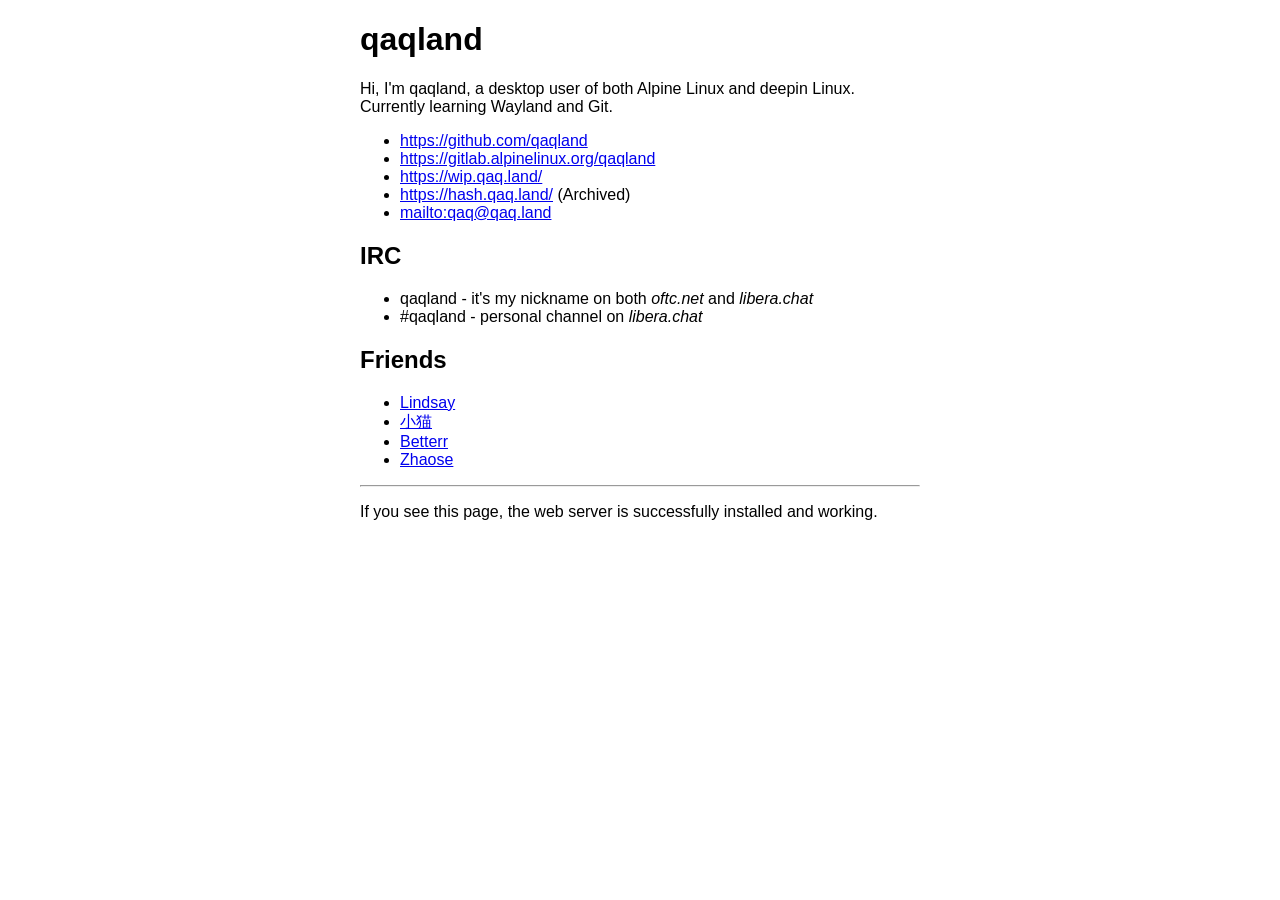
<file: output/index.html>
<!DOCTYPE html>
<html>
<head>
<title>qaqland</title>
<meta name="generator" content="md2html">
<meta charset="UTF-8">
<link rel="stylesheet" href="nginx.css">
</head>
<body>
<h1>qaqland</h1>
<p>Hi, I&#x27;m qaqland, a desktop user of both Alpine Linux and deepin Linux.
Currently learning Wayland and Git.</p>
<ul>
<li><a href="https://github.com/qaqland">https://github.com/qaqland</a></li>
<li><a href="https://gitlab.alpinelinux.org/qaqland">https://gitlab.alpinelinux.org/qaqland</a></li>
<li><a href="https://wip.qaq.land/">https://wip.qaq.land/</a></li>
<li><a href="https://hash.qaq.land/">https://hash.qaq.land/</a> (Archived)</li>
<li><a href="mailto:qaq@qaq.land">mailto:qaq@qaq.land</a></li>
</ul>
<h2>IRC</h2>
<ul>
<li>qaqland - it&#x27;s my nickname on both <em>oftc.net</em> and <em>libera.chat</em></li>
<li>#qaqland - personal channel on <em>libera.chat</em></li>
</ul>
<h2>Friends</h2>
<ul>
<li><a href="https://lin.moe/">Lindsay</a></li>
<li><a href="https://sinofine.me/">小猫</a></li>
<li><a href="https://blog.udp0.com/">Betterr</a></li>
<li><a href="https://blog.zhaose.cyou/">Zhaose</a></li>
</ul>
<hr>
<p>If you see this page, the web server is successfully installed and working.</p>
</body>
</html>
</file>
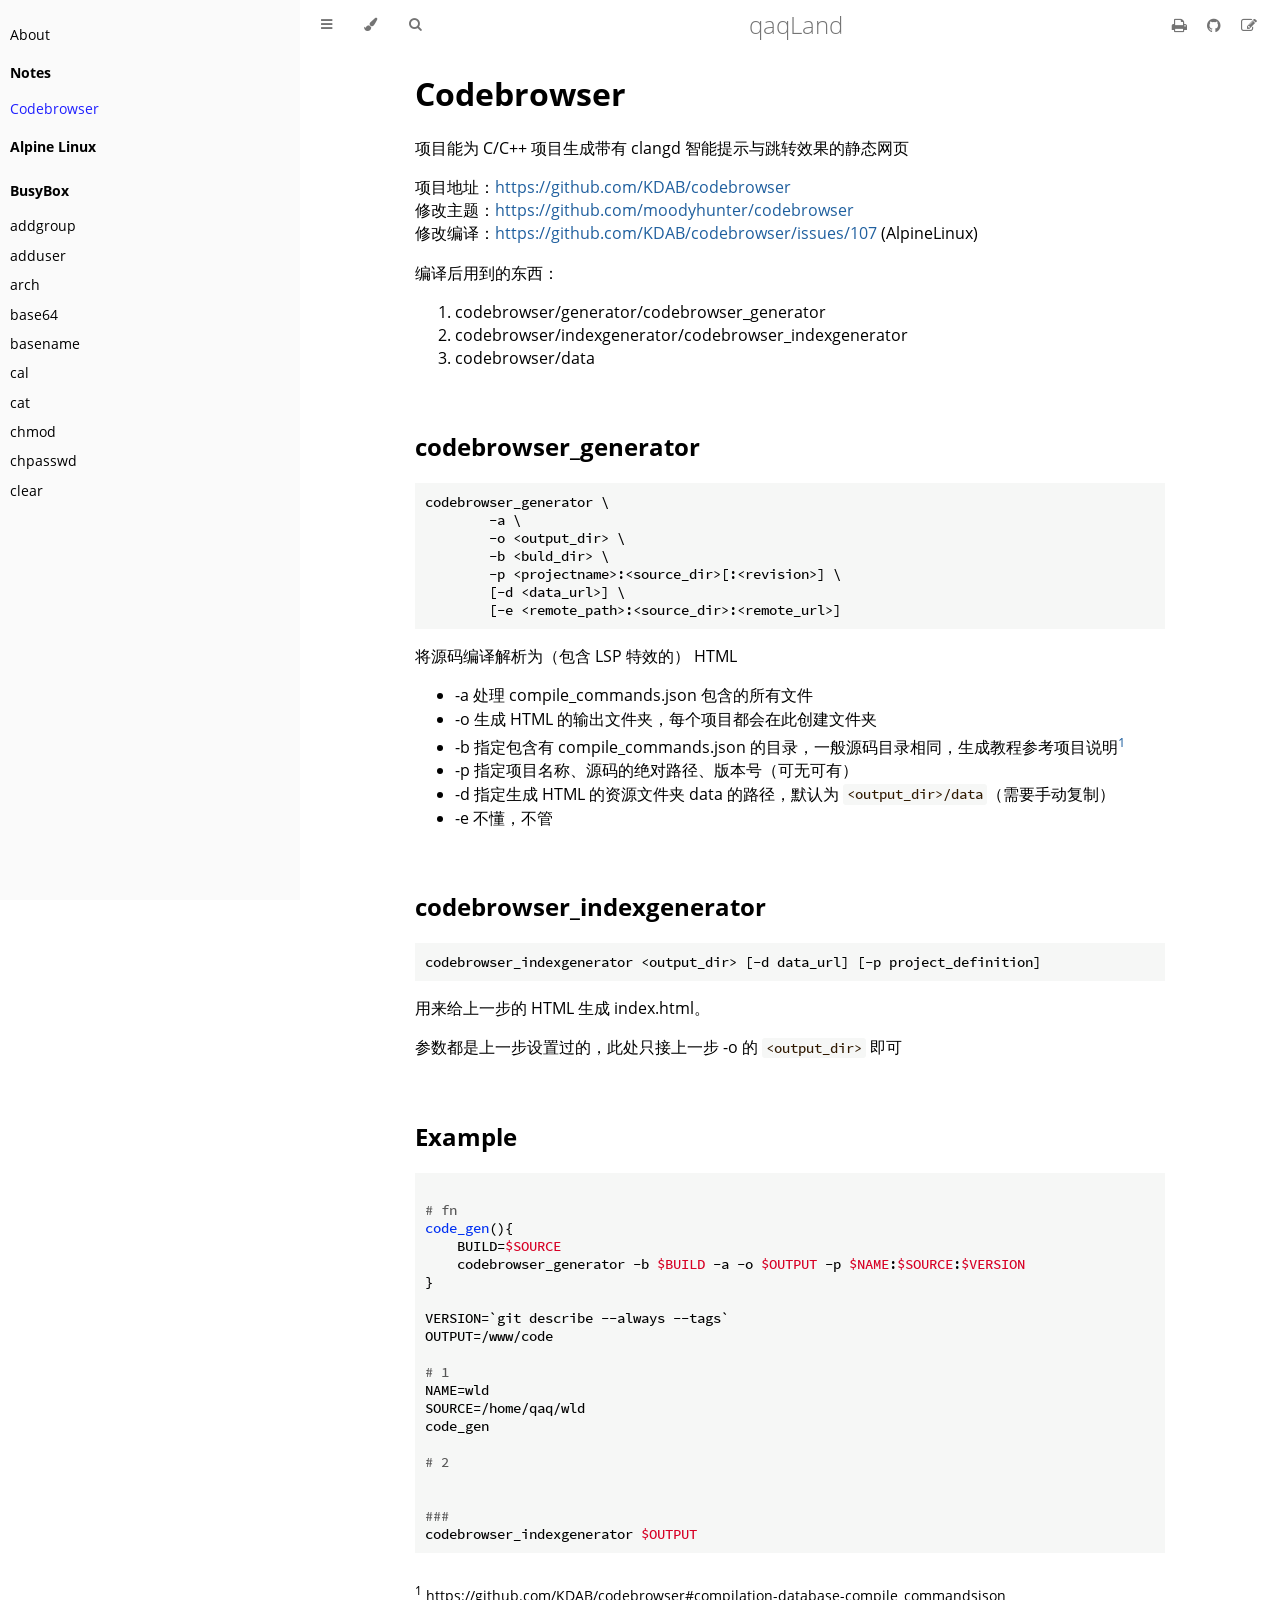
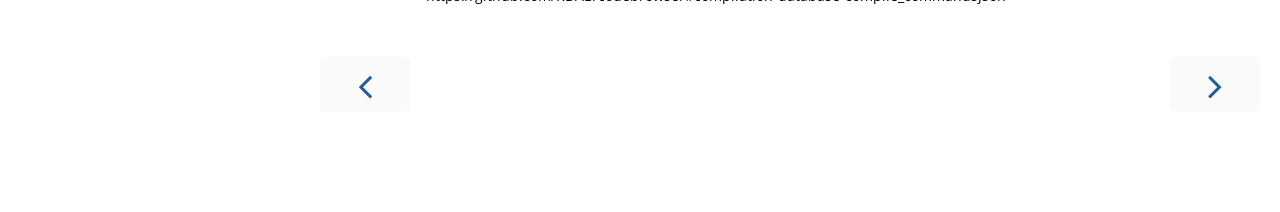
<file: codebrowser.html>
<!DOCTYPE HTML>
<html lang="zh-Hans" class="sidebar-visible no-js light">
    <head>
        <!-- Book generated using mdBook -->
        <meta charset="UTF-8">
        <title>Codebrowser - qaqLand</title>


        <!-- Custom HTML head -->
        
        <meta name="description" content="Site for qaqland and his venlafaxine.">
        <meta name="viewport" content="width=device-width, initial-scale=1">
        <meta name="theme-color" content="#ffffff" />

        <link rel="icon" href="favicon.svg">
        <link rel="shortcut icon" href="favicon.png">
        <link rel="stylesheet" href="css/variables.css">
        <link rel="stylesheet" href="css/general.css">
        <link rel="stylesheet" href="css/chrome.css">
        <link rel="stylesheet" href="css/print.css" media="print">

        <!-- Fonts -->
        <link rel="stylesheet" href="FontAwesome/css/font-awesome.css">
        <link rel="stylesheet" href="fonts/fonts.css">

        <!-- Highlight.js Stylesheets -->
        <link rel="stylesheet" href="highlight.css">
        <link rel="stylesheet" href="tomorrow-night.css">
        <link rel="stylesheet" href="ayu-highlight.css">

        <!-- Custom theme stylesheets -->

    </head>
    <body>
    <div id="body-container">
        <!-- Provide site root to javascript -->
        <script>
            var path_to_root = "";
            var default_theme = window.matchMedia("(prefers-color-scheme: dark)").matches ? "navy" : "light";
        </script>

        <!-- Work around some values being stored in localStorage wrapped in quotes -->
        <script>
            try {
                var theme = localStorage.getItem('mdbook-theme');
                var sidebar = localStorage.getItem('mdbook-sidebar');

                if (theme.startsWith('"') && theme.endsWith('"')) {
                    localStorage.setItem('mdbook-theme', theme.slice(1, theme.length - 1));
                }

                if (sidebar.startsWith('"') && sidebar.endsWith('"')) {
                    localStorage.setItem('mdbook-sidebar', sidebar.slice(1, sidebar.length - 1));
                }
            } catch (e) { }
        </script>

        <!-- Set the theme before any content is loaded, prevents flash -->
        <script>
            var theme;
            try { theme = localStorage.getItem('mdbook-theme'); } catch(e) { }
            if (theme === null || theme === undefined) { theme = default_theme; }
            var html = document.querySelector('html');
            html.classList.remove('no-js')
            html.classList.remove('light')
            html.classList.add(theme);
            html.classList.add('js');
        </script>

        <!-- Hide / unhide sidebar before it is displayed -->
        <script>
            var html = document.querySelector('html');
            var sidebar = null;
            if (document.body.clientWidth >= 1080) {
                try { sidebar = localStorage.getItem('mdbook-sidebar'); } catch(e) { }
                sidebar = sidebar || 'visible';
            } else {
                sidebar = 'hidden';
            }
            html.classList.remove('sidebar-visible');
            html.classList.add("sidebar-" + sidebar);
        </script>

        <nav id="sidebar" class="sidebar" aria-label="Table of contents">
            <div class="sidebar-scrollbox">
                <ol class="chapter"><li class="chapter-item expanded "><a href="index.html">About</a></li><li class="chapter-item expanded affix "><li class="part-title">Notes</li><li class="chapter-item expanded "><a href="codebrowser.html" class="active">Codebrowser</a></li><li class="chapter-item expanded affix "><li class="part-title">Alpine Linux</li><li class="chapter-item expanded affix "><li class="part-title">BusyBox</li><li class="chapter-item expanded "><a href="busybox/addgroup.html">addgroup</a></li><li class="chapter-item expanded "><a href="busybox/adduser.html">adduser</a></li><li class="chapter-item expanded "><a href="busybox/arch.html">arch</a></li><li class="chapter-item expanded "><a href="busybox/base64.html">base64</a></li><li class="chapter-item expanded "><a href="busybox/basename.html">basename</a></li><li class="chapter-item expanded "><a href="busybox/cal.html">cal</a></li><li class="chapter-item expanded "><a href="busybox/cat.html">cat</a></li><li class="chapter-item expanded "><a href="busybox/chmod.html">chmod</a></li><li class="chapter-item expanded "><a href="busybox/chpasswd.html">chpasswd</a></li><li class="chapter-item expanded "><a href="busybox/clear.html">clear</a></li></ol>
            </div>
            <div id="sidebar-resize-handle" class="sidebar-resize-handle"></div>
        </nav>

        <div id="page-wrapper" class="page-wrapper">

            <div class="page">
                                <div id="menu-bar-hover-placeholder"></div>
                <div id="menu-bar" class="menu-bar sticky bordered">
                    <div class="left-buttons">
                        <button id="sidebar-toggle" class="icon-button" type="button" title="Toggle Table of Contents" aria-label="Toggle Table of Contents" aria-controls="sidebar">
                            <i class="fa fa-bars"></i>
                        </button>
                        <button id="theme-toggle" class="icon-button" type="button" title="Change theme" aria-label="Change theme" aria-haspopup="true" aria-expanded="false" aria-controls="theme-list">
                            <i class="fa fa-paint-brush"></i>
                        </button>
                        <ul id="theme-list" class="theme-popup" aria-label="Themes" role="menu">
                            <li role="none"><button role="menuitem" class="theme" id="light">Light</button></li>
                            <li role="none"><button role="menuitem" class="theme" id="rust">Rust</button></li>
                            <li role="none"><button role="menuitem" class="theme" id="coal">Coal</button></li>
                            <li role="none"><button role="menuitem" class="theme" id="navy">Navy</button></li>
                            <li role="none"><button role="menuitem" class="theme" id="ayu">Ayu</button></li>
                        </ul>
                        <button id="search-toggle" class="icon-button" type="button" title="Search. (Shortkey: s)" aria-label="Toggle Searchbar" aria-expanded="false" aria-keyshortcuts="S" aria-controls="searchbar">
                            <i class="fa fa-search"></i>
                        </button>
                    </div>

                    <h1 class="menu-title">qaqLand</h1>

                    <div class="right-buttons">
                        <a href="print.html" title="Print this book" aria-label="Print this book">
                            <i id="print-button" class="fa fa-print"></i>
                        </a>
                        <a href="https://github.com/qaqland/qaqland" title="Git repository" aria-label="Git repository">
                            <i id="git-repository-button" class="fa fa-github"></i>
                        </a>
                        <a href="https://github.com/qaqland/qaqland/edit/main/src/codebrowser.md" title="Suggest an edit" aria-label="Suggest an edit">
                            <i id="git-edit-button" class="fa fa-edit"></i>
                        </a>

                    </div>
                </div>

                <div id="search-wrapper" class="hidden">
                    <form id="searchbar-outer" class="searchbar-outer">
                        <input type="search" id="searchbar" name="searchbar" placeholder="Search this book ..." aria-controls="searchresults-outer" aria-describedby="searchresults-header">
                    </form>
                    <div id="searchresults-outer" class="searchresults-outer hidden">
                        <div id="searchresults-header" class="searchresults-header"></div>
                        <ul id="searchresults">
                        </ul>
                    </div>
                </div>

                <!-- Apply ARIA attributes after the sidebar and the sidebar toggle button are added to the DOM -->
                <script>
                    document.getElementById('sidebar-toggle').setAttribute('aria-expanded', sidebar === 'visible');
                    document.getElementById('sidebar').setAttribute('aria-hidden', sidebar !== 'visible');
                    Array.from(document.querySelectorAll('#sidebar a')).forEach(function(link) {
                        link.setAttribute('tabIndex', sidebar === 'visible' ? 0 : -1);
                    });
                </script>

                <div id="content" class="content">
                    <main>
                        <h1 id="codebrowser"><a class="header" href="#codebrowser">Codebrowser</a></h1>
<p>项目能为 C/C++ 项目生成带有 clangd 智能提示与跳转效果的静态网页</p>
<p>项目地址：<a href="https://github.com/KDAB/codebrowser">https://github.com/KDAB/codebrowser</a><br />
修改主题：<a href="https://github.com/moodyhunter/codebrowser">https://github.com/moodyhunter/codebrowser</a><br />
修改编译：<a href="https://github.com/KDAB/codebrowser/issues/107">https://github.com/KDAB/codebrowser/issues/107</a> (AlpineLinux)</p>
<p>编译后用到的东西：</p>
<ol>
<li>codebrowser/generator/codebrowser_generator</li>
<li>codebrowser/indexgenerator/codebrowser_indexgenerator</li>
<li>codebrowser/data</li>
</ol>
<h2 id="codebrowser_generator"><a class="header" href="#codebrowser_generator">codebrowser_generator</a></h2>
<pre><code class="language-sh">codebrowser_generator \
        -a \
        -o &lt;output_dir&gt; \
        -b &lt;buld_dir&gt; \
        -p &lt;projectname&gt;:&lt;source_dir&gt;[:&lt;revision&gt;] \
        [-d &lt;data_url&gt;] \
        [-e &lt;remote_path&gt;:&lt;source_dir&gt;:&lt;remote_url&gt;]
</code></pre>
<p>将源码编译解析为（包含 LSP 特效的） HTML</p>
<ul>
<li>-a 处理 compile_commands.json 包含的所有文件</li>
<li>-o 生成 HTML 的输出文件夹，每个项目都会在此创建文件夹</li>
<li>-b 指定包含有 compile_commands.json 的目录，一般源码目录相同，生成教程参考项目说明<sup class="footnote-reference"><a href="#1">1</a></sup></li>
<li>-p 指定项目名称、源码的绝对路径、版本号（可无可有）</li>
<li>-d 指定生成 HTML 的资源文件夹 data 的路径，默认为 <code>&lt;output_dir&gt;/data</code>（需要手动复制）</li>
<li>-e 不懂，不管</li>
</ul>
<h2 id="codebrowser_indexgenerator"><a class="header" href="#codebrowser_indexgenerator">codebrowser_indexgenerator</a></h2>
<pre><code class="language-sh">codebrowser_indexgenerator &lt;output_dir&gt; [-d data_url] [-p project_definition]
</code></pre>
<p>用来给上一步的 HTML 生成 index.html。</p>
<p>参数都是上一步设置过的，此处只接上一步 -o 的 <code>&lt;output_dir&gt;</code> 即可</p>
<h2 id="example"><a class="header" href="#example">Example</a></h2>
<pre><code class="language-sh">
# fn
code_gen(){
    BUILD=$SOURCE
    codebrowser_generator -b $BUILD -a -o $OUTPUT -p $NAME:$SOURCE:$VERSION
}

VERSION=`git describe --always --tags`
OUTPUT=/www/code

# 1
NAME=wld
SOURCE=/home/qaq/wld
code_gen

# 2


###
codebrowser_indexgenerator $OUTPUT
</code></pre>
<div class="footnote-definition" id="1"><sup class="footnote-definition-label">1</sup>
<p>https://github.com/KDAB/codebrowser#compilation-database-compile_commandsjson</p>
</div>

                    </main>

                    <nav class="nav-wrapper" aria-label="Page navigation">
                        <!-- Mobile navigation buttons -->
                            <a rel="prev" href="index.html" class="mobile-nav-chapters previous" title="Previous chapter" aria-label="Previous chapter" aria-keyshortcuts="Left">
                                <i class="fa fa-angle-left"></i>
                            </a>

                            <a rel="next" href="busybox/addgroup.html" class="mobile-nav-chapters next" title="Next chapter" aria-label="Next chapter" aria-keyshortcuts="Right">
                                <i class="fa fa-angle-right"></i>
                            </a>

                        <div style="clear: both"></div>
                    </nav>
                </div>
            </div>

            <nav class="nav-wide-wrapper" aria-label="Page navigation">
                    <a rel="prev" href="index.html" class="nav-chapters previous" title="Previous chapter" aria-label="Previous chapter" aria-keyshortcuts="Left">
                        <i class="fa fa-angle-left"></i>
                    </a>

                    <a rel="next" href="busybox/addgroup.html" class="nav-chapters next" title="Next chapter" aria-label="Next chapter" aria-keyshortcuts="Right">
                        <i class="fa fa-angle-right"></i>
                    </a>
            </nav>

        </div>




        <script>
            window.playground_copyable = true;
        </script>


        <script src="elasticlunr.min.js"></script>
        <script src="mark.min.js"></script>
        <script src="searcher.js"></script>

        <script src="clipboard.min.js"></script>
        <script src="highlight.js"></script>
        <script src="book.js"></script>

        <!-- Custom JS scripts -->


    </div>
    </body>
</html>
</file>
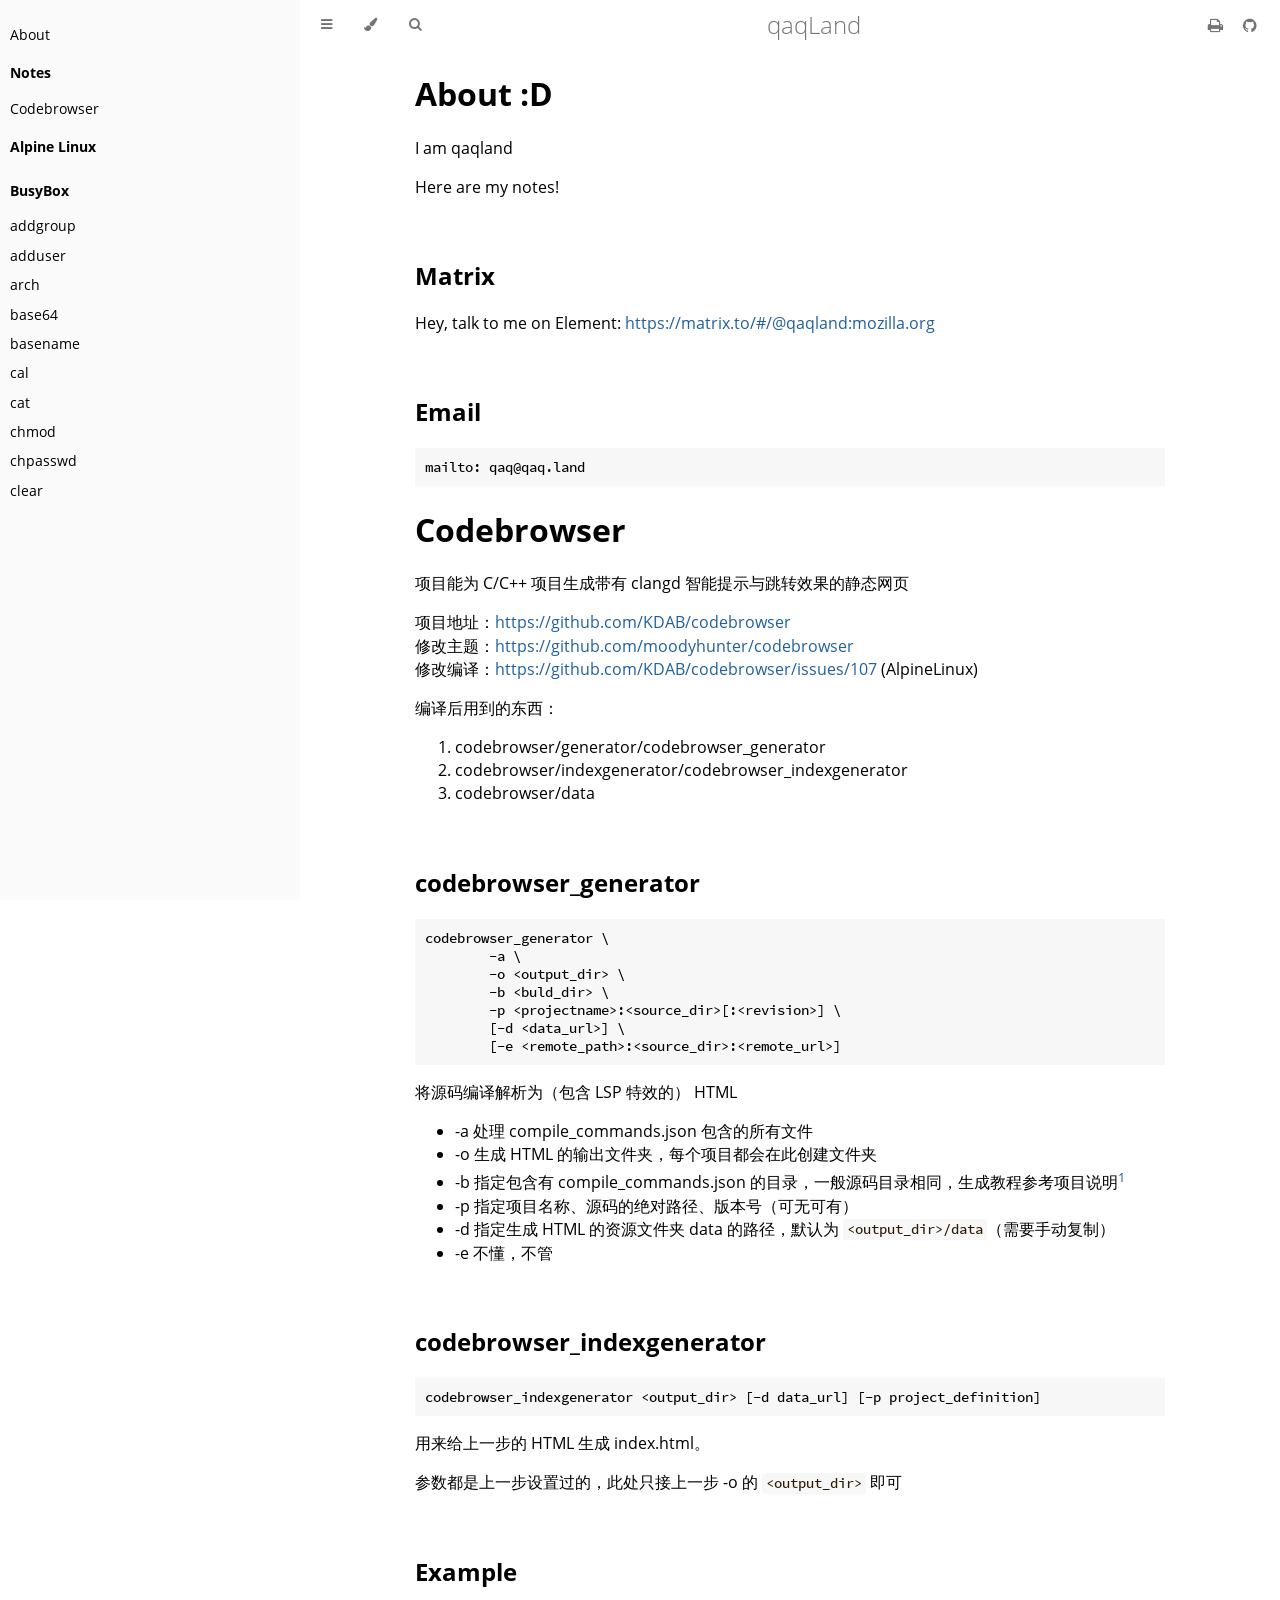
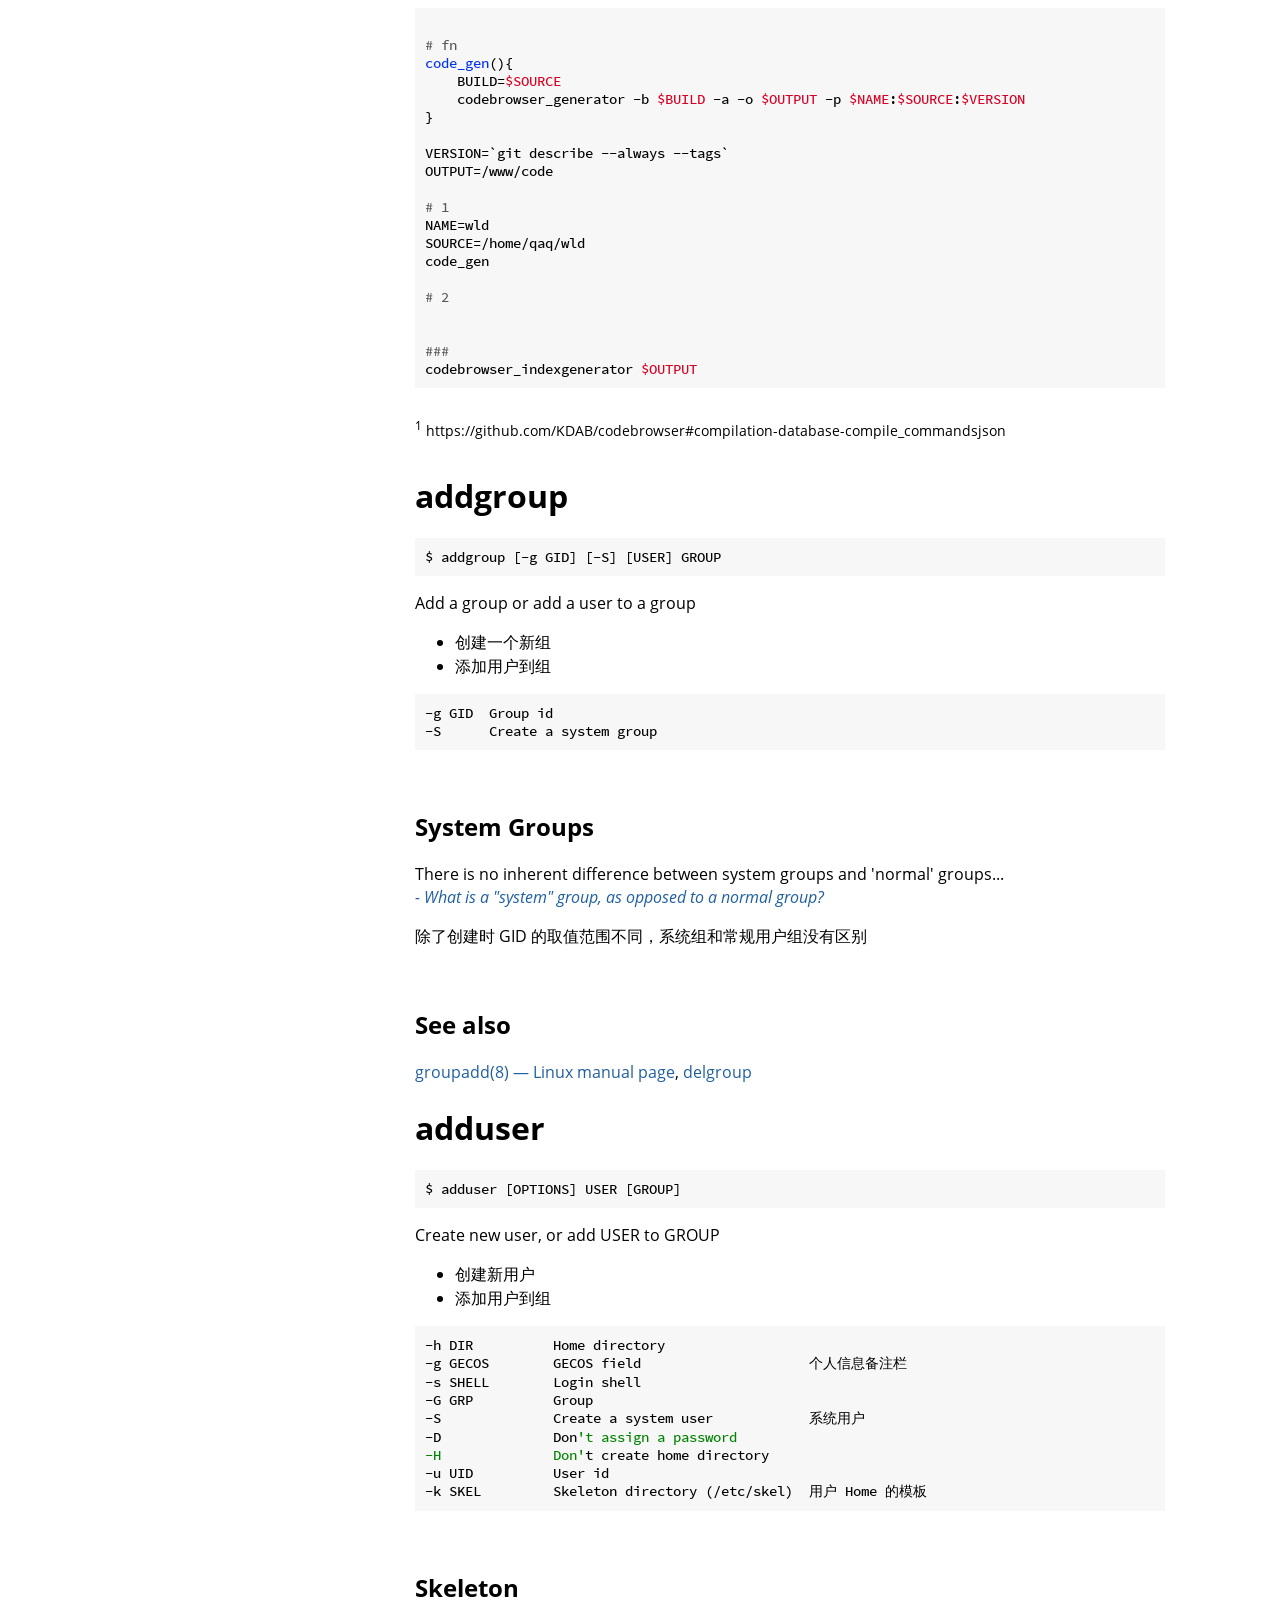
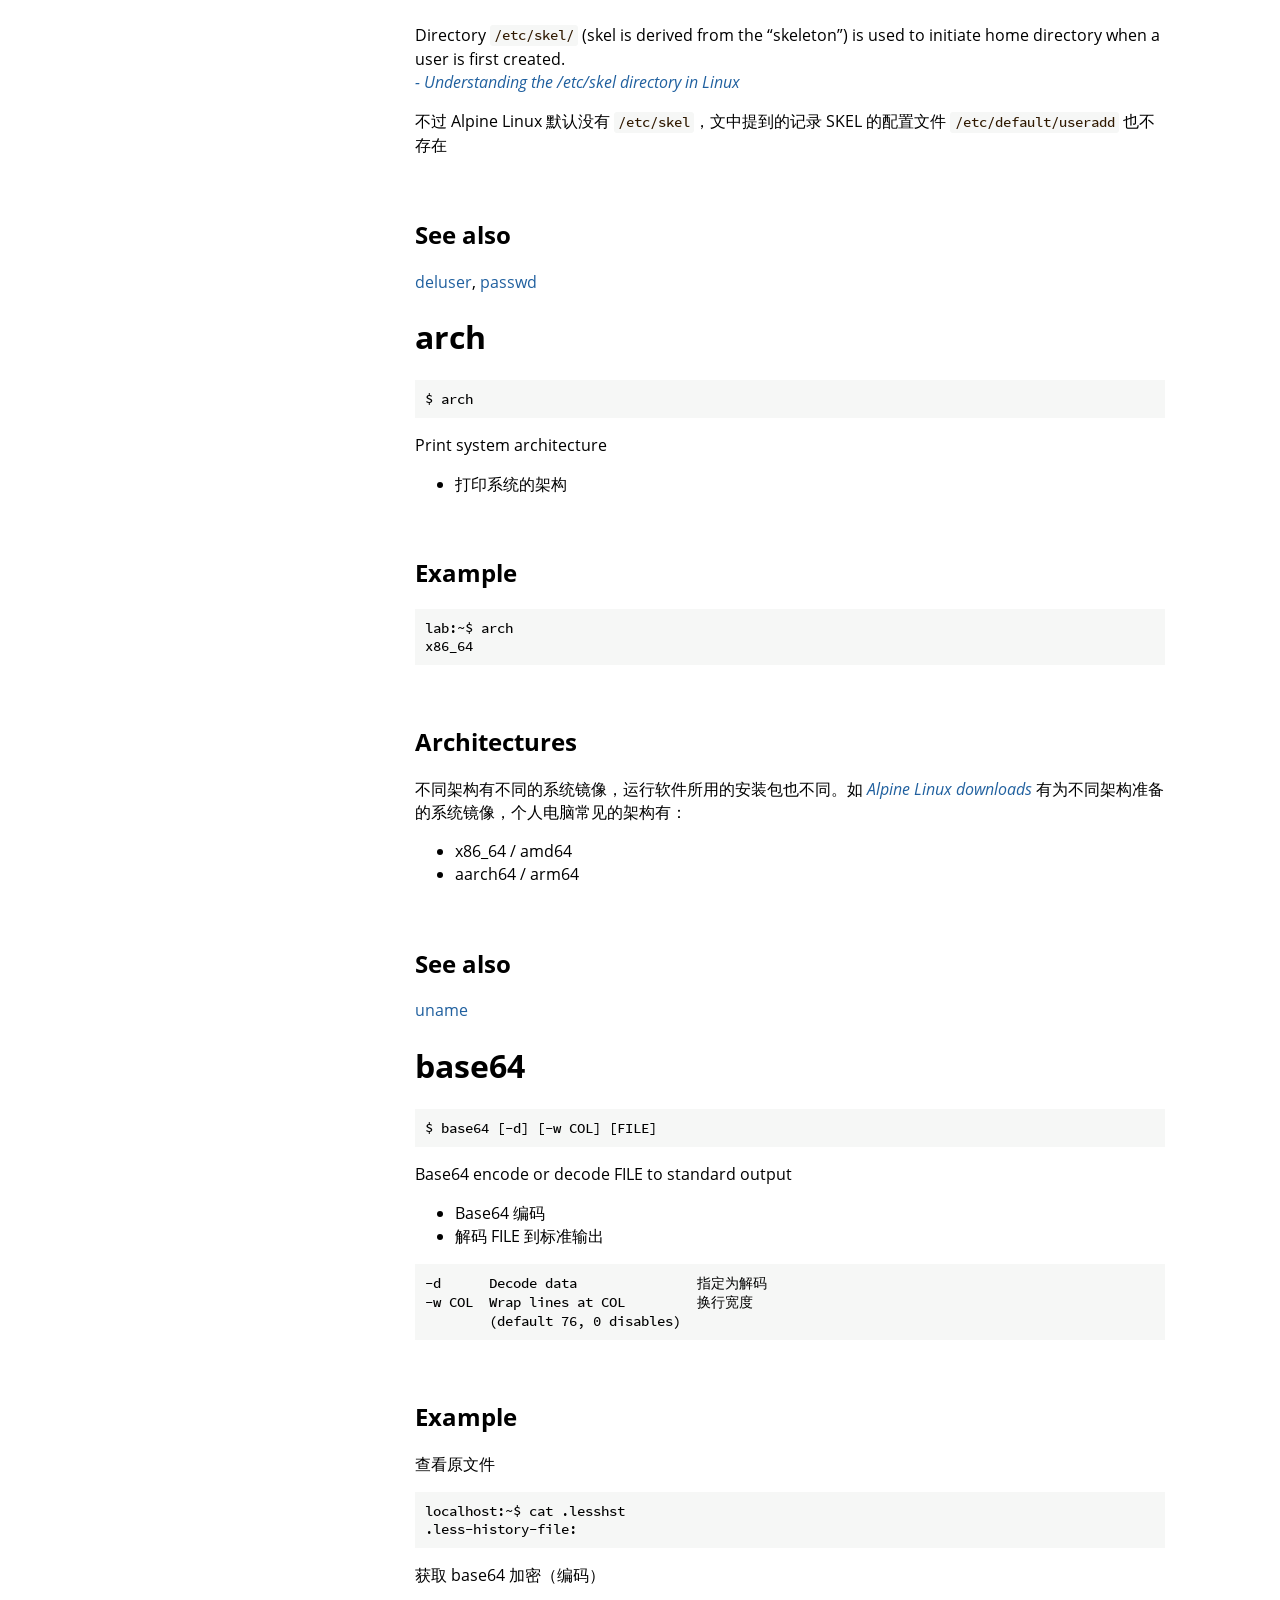
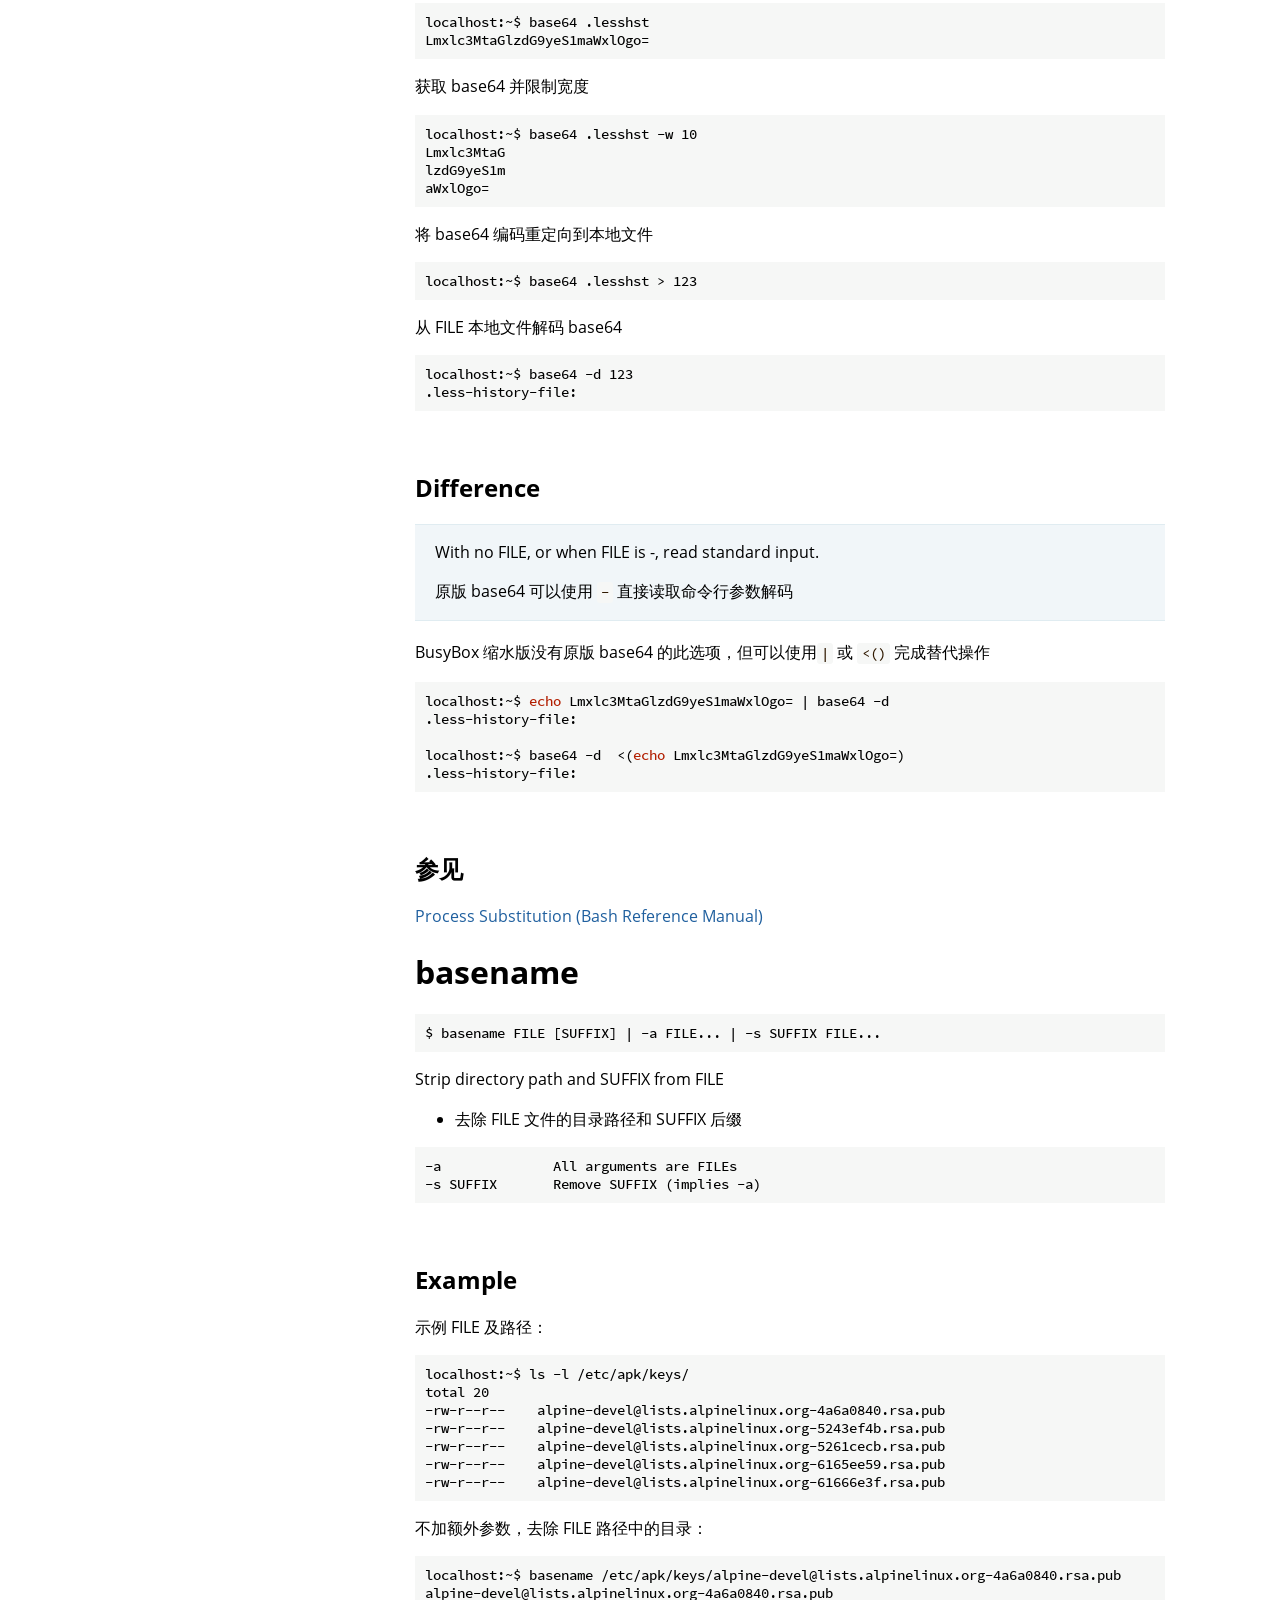
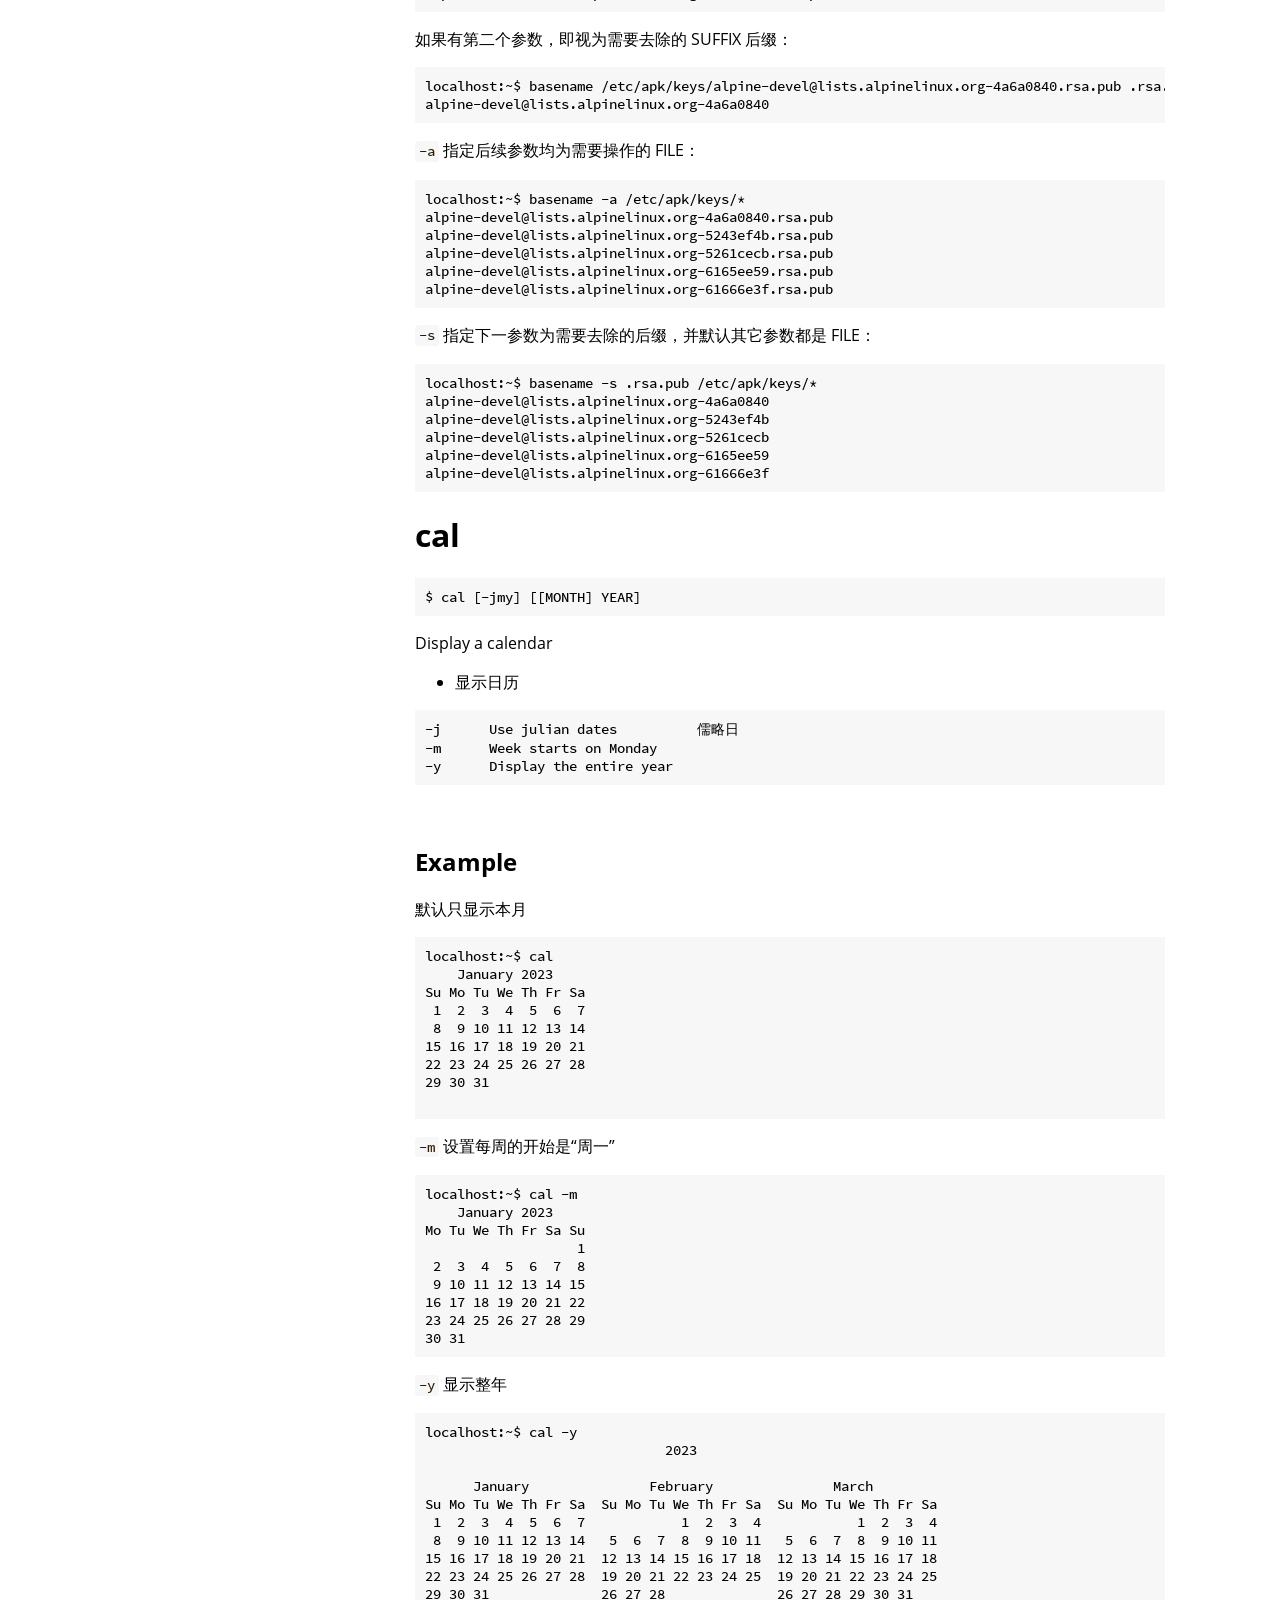
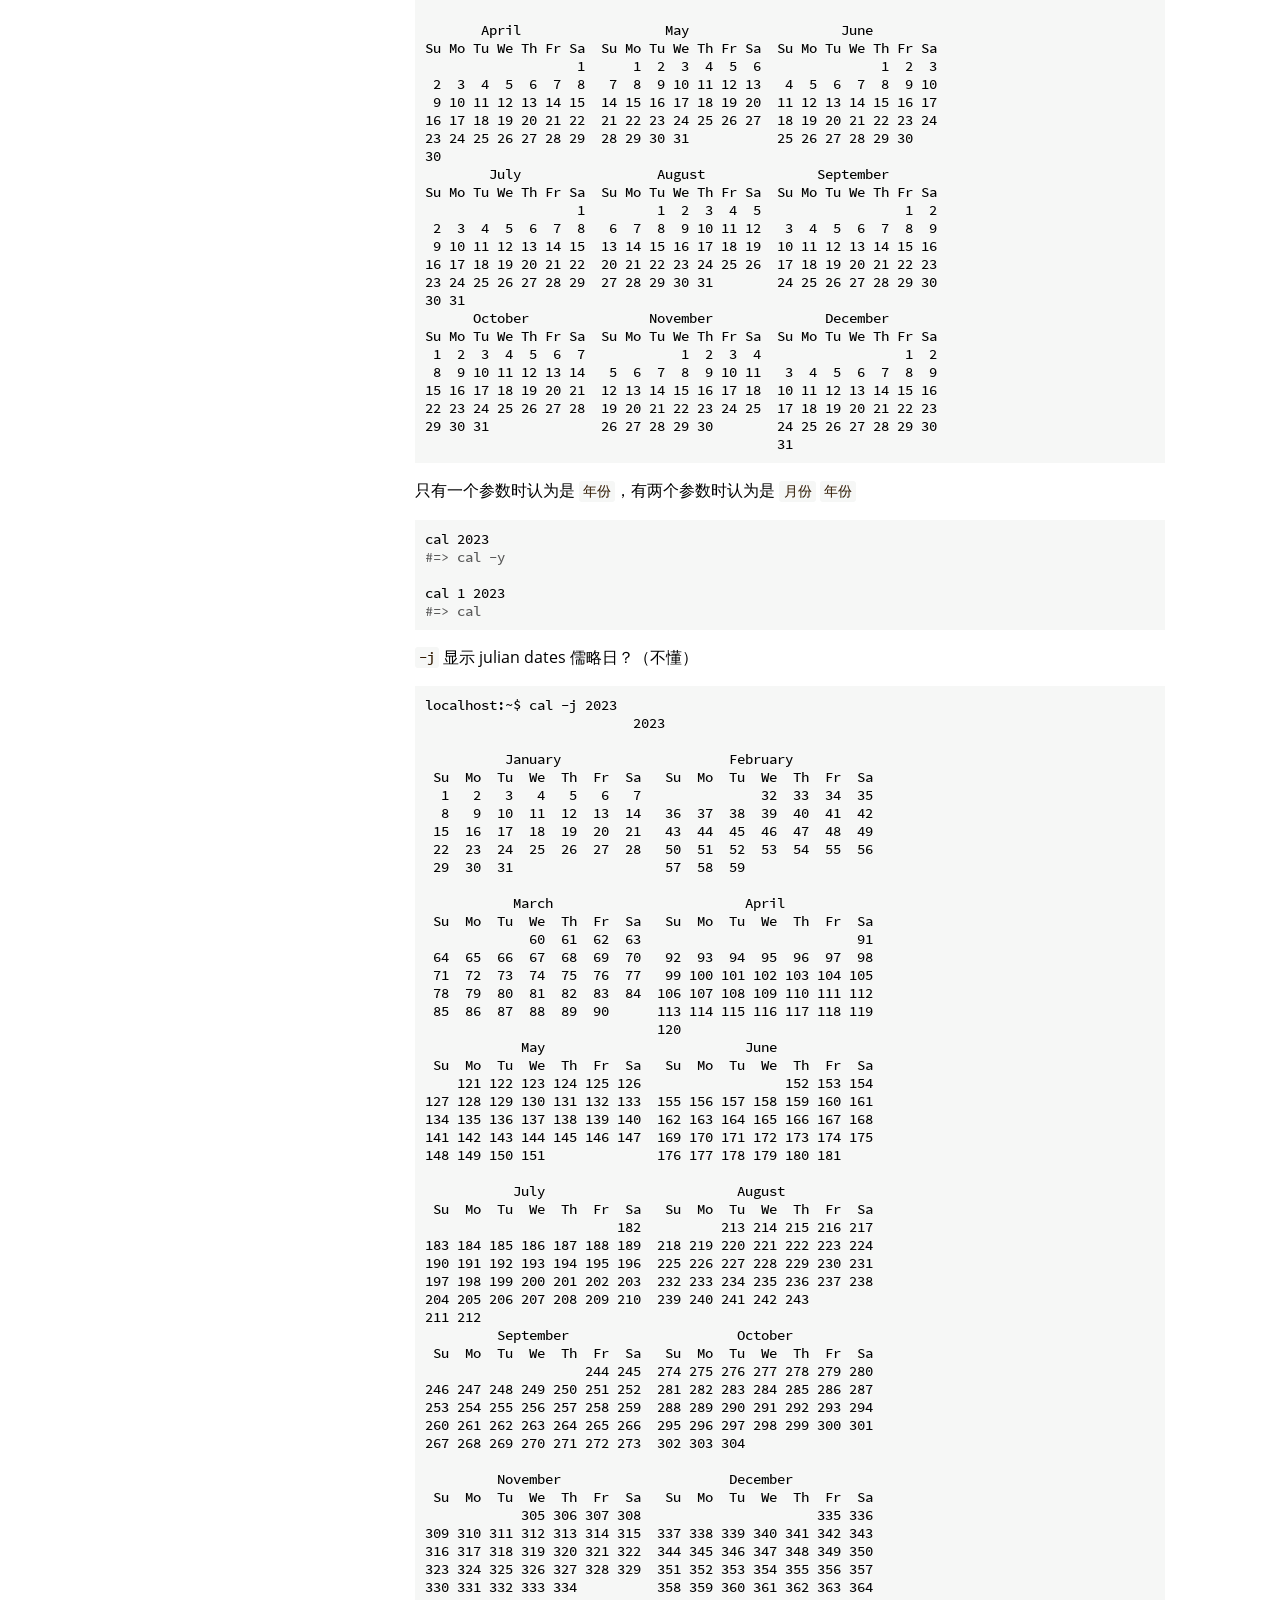
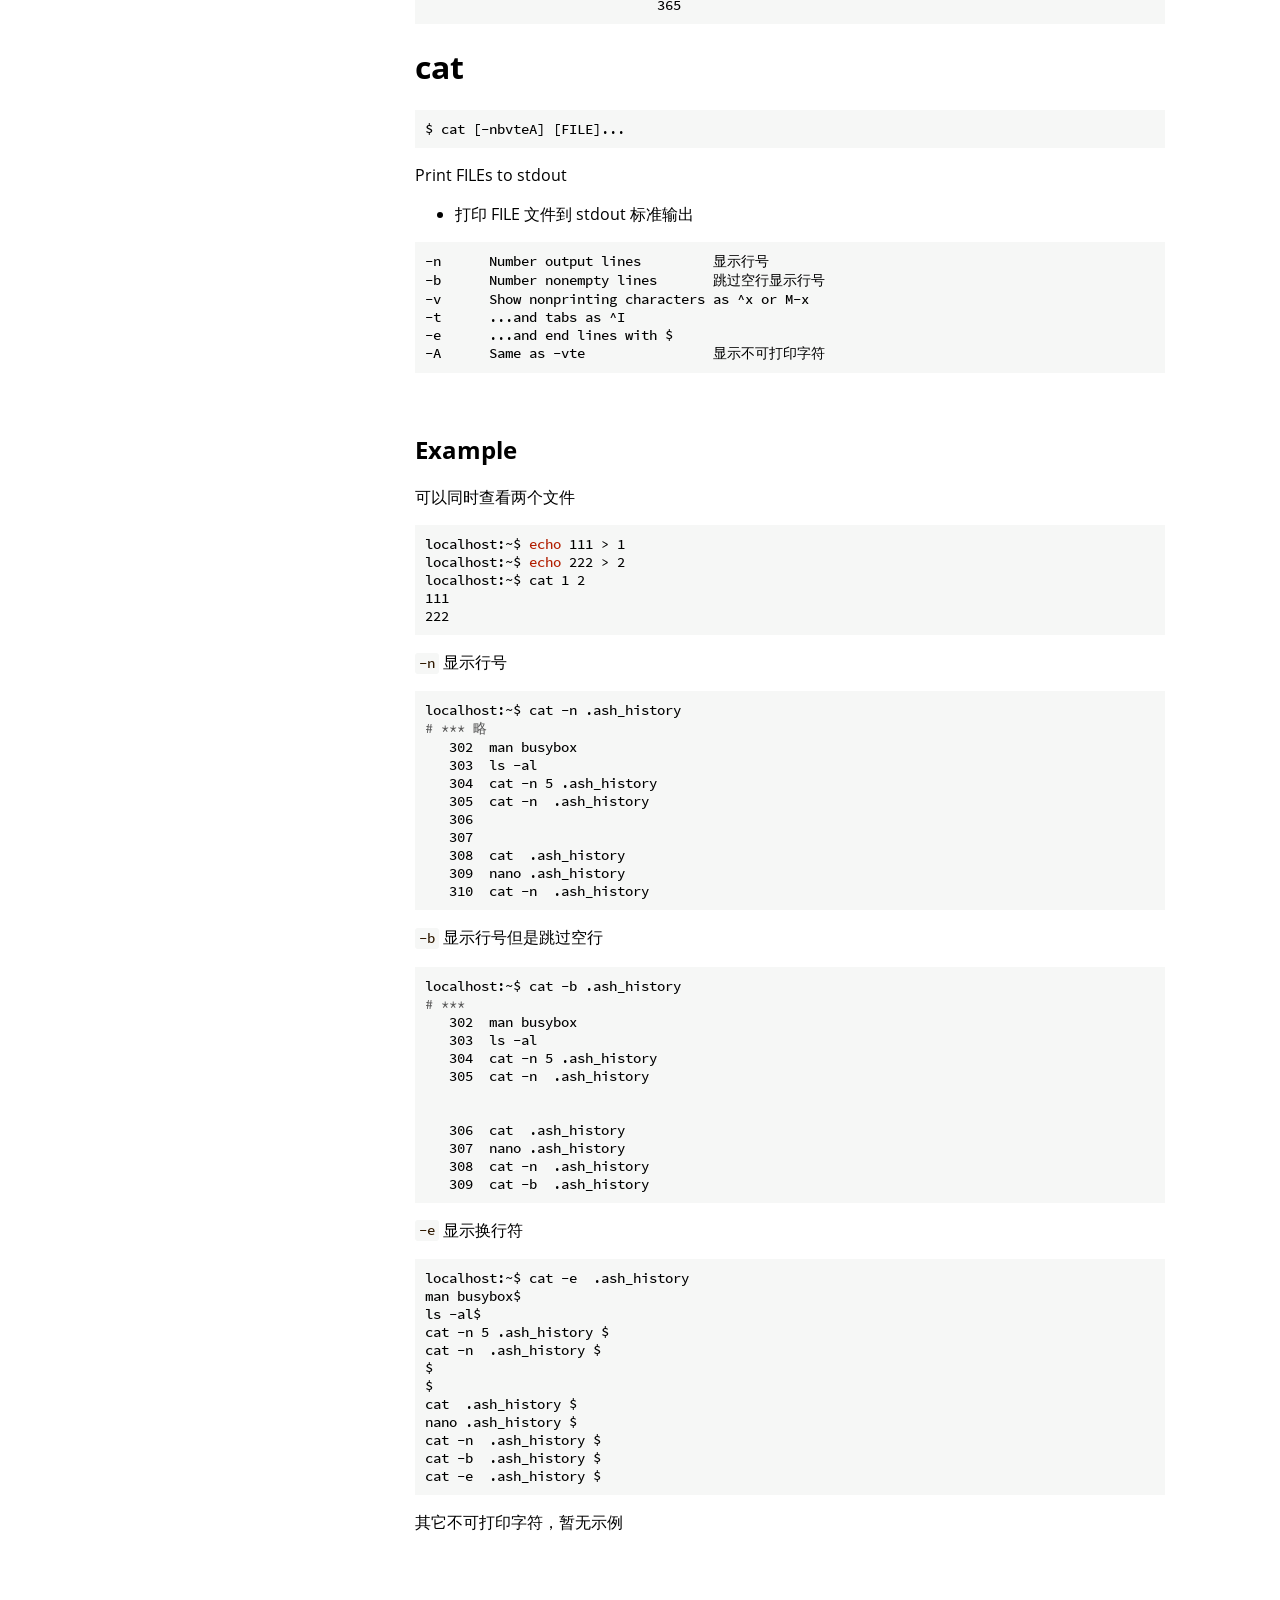
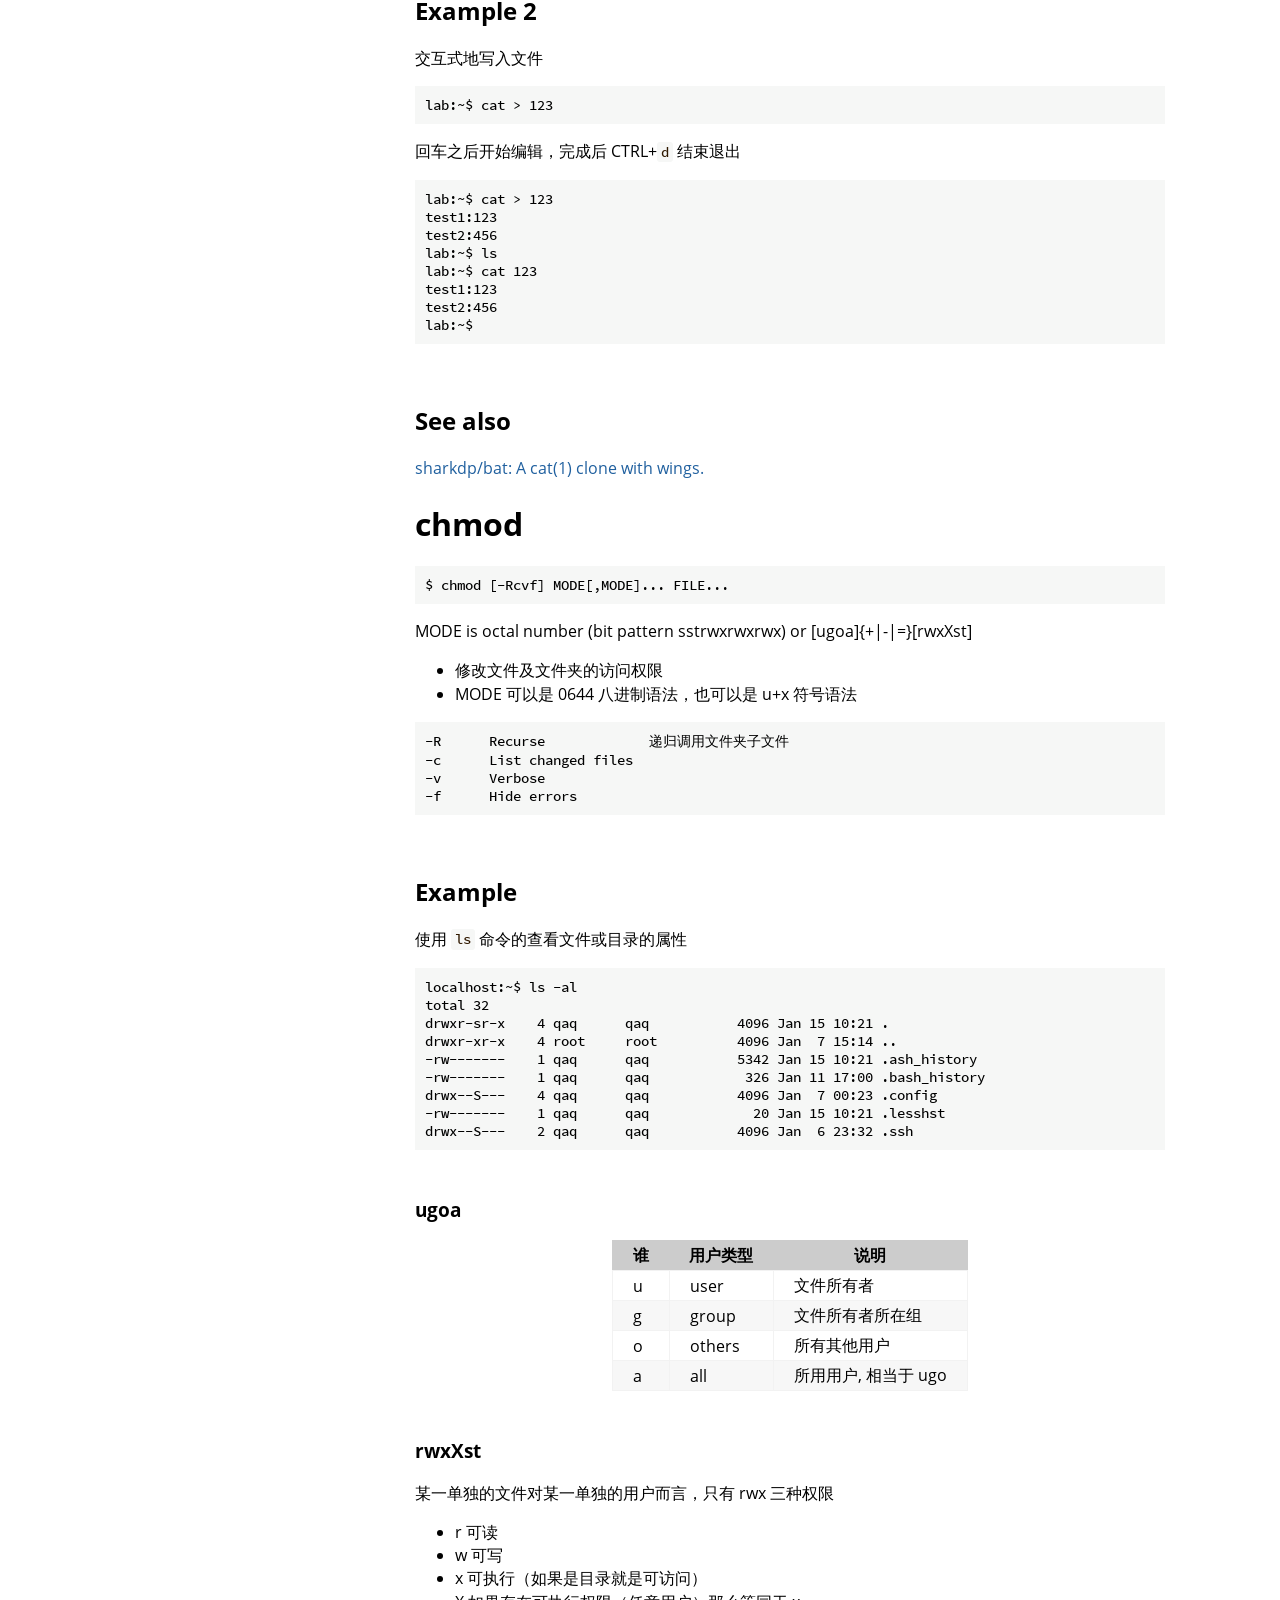
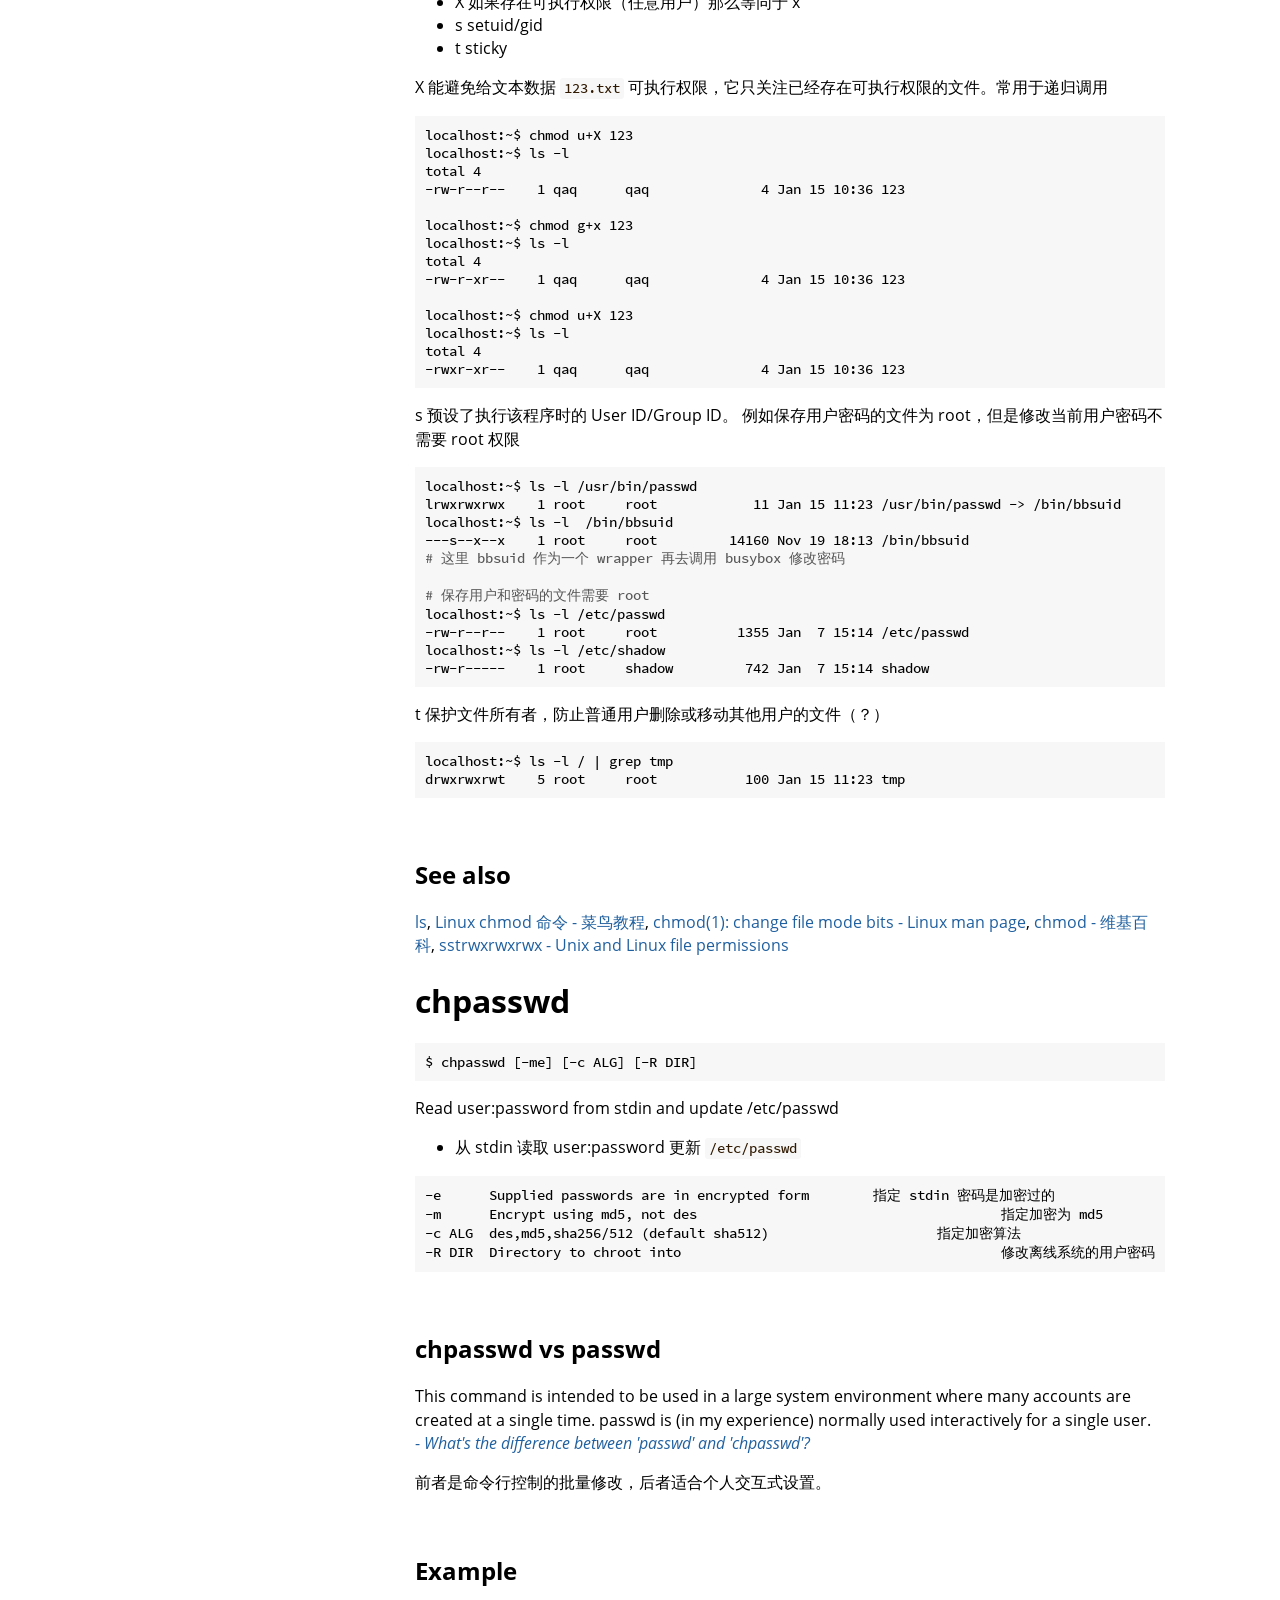
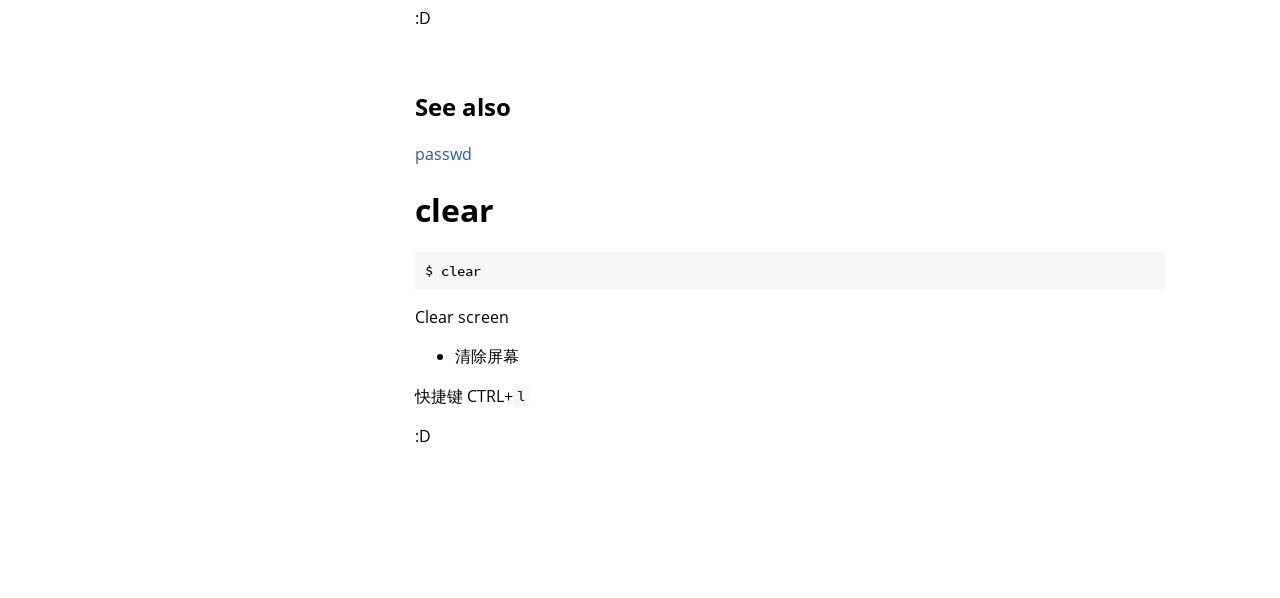
<file: print.html>
<!DOCTYPE HTML>
<html lang="zh-Hans" class="sidebar-visible no-js light">
    <head>
        <!-- Book generated using mdBook -->
        <meta charset="UTF-8">
        <title>qaqLand</title>
        <meta name="robots" content="noindex" />


        <!-- Custom HTML head -->
        
        <meta name="description" content="Site for qaqland and his venlafaxine.">
        <meta name="viewport" content="width=device-width, initial-scale=1">
        <meta name="theme-color" content="#ffffff" />

        <link rel="icon" href="favicon.svg">
        <link rel="shortcut icon" href="favicon.png">
        <link rel="stylesheet" href="css/variables.css">
        <link rel="stylesheet" href="css/general.css">
        <link rel="stylesheet" href="css/chrome.css">
        <link rel="stylesheet" href="css/print.css" media="print">

        <!-- Fonts -->
        <link rel="stylesheet" href="FontAwesome/css/font-awesome.css">
        <link rel="stylesheet" href="fonts/fonts.css">

        <!-- Highlight.js Stylesheets -->
        <link rel="stylesheet" href="highlight.css">
        <link rel="stylesheet" href="tomorrow-night.css">
        <link rel="stylesheet" href="ayu-highlight.css">

        <!-- Custom theme stylesheets -->

    </head>
    <body>
    <div id="body-container">
        <!-- Provide site root to javascript -->
        <script>
            var path_to_root = "";
            var default_theme = window.matchMedia("(prefers-color-scheme: dark)").matches ? "navy" : "light";
        </script>

        <!-- Work around some values being stored in localStorage wrapped in quotes -->
        <script>
            try {
                var theme = localStorage.getItem('mdbook-theme');
                var sidebar = localStorage.getItem('mdbook-sidebar');

                if (theme.startsWith('"') && theme.endsWith('"')) {
                    localStorage.setItem('mdbook-theme', theme.slice(1, theme.length - 1));
                }

                if (sidebar.startsWith('"') && sidebar.endsWith('"')) {
                    localStorage.setItem('mdbook-sidebar', sidebar.slice(1, sidebar.length - 1));
                }
            } catch (e) { }
        </script>

        <!-- Set the theme before any content is loaded, prevents flash -->
        <script>
            var theme;
            try { theme = localStorage.getItem('mdbook-theme'); } catch(e) { }
            if (theme === null || theme === undefined) { theme = default_theme; }
            var html = document.querySelector('html');
            html.classList.remove('no-js')
            html.classList.remove('light')
            html.classList.add(theme);
            html.classList.add('js');
        </script>

        <!-- Hide / unhide sidebar before it is displayed -->
        <script>
            var html = document.querySelector('html');
            var sidebar = null;
            if (document.body.clientWidth >= 1080) {
                try { sidebar = localStorage.getItem('mdbook-sidebar'); } catch(e) { }
                sidebar = sidebar || 'visible';
            } else {
                sidebar = 'hidden';
            }
            html.classList.remove('sidebar-visible');
            html.classList.add("sidebar-" + sidebar);
        </script>

        <nav id="sidebar" class="sidebar" aria-label="Table of contents">
            <div class="sidebar-scrollbox">
                <ol class="chapter"><li class="chapter-item expanded "><a href="index.html">About</a></li><li class="chapter-item expanded affix "><li class="part-title">Notes</li><li class="chapter-item expanded "><a href="codebrowser.html">Codebrowser</a></li><li class="chapter-item expanded affix "><li class="part-title">Alpine Linux</li><li class="chapter-item expanded affix "><li class="part-title">BusyBox</li><li class="chapter-item expanded "><a href="busybox/addgroup.html">addgroup</a></li><li class="chapter-item expanded "><a href="busybox/adduser.html">adduser</a></li><li class="chapter-item expanded "><a href="busybox/arch.html">arch</a></li><li class="chapter-item expanded "><a href="busybox/base64.html">base64</a></li><li class="chapter-item expanded "><a href="busybox/basename.html">basename</a></li><li class="chapter-item expanded "><a href="busybox/cal.html">cal</a></li><li class="chapter-item expanded "><a href="busybox/cat.html">cat</a></li><li class="chapter-item expanded "><a href="busybox/chmod.html">chmod</a></li><li class="chapter-item expanded "><a href="busybox/chpasswd.html">chpasswd</a></li><li class="chapter-item expanded "><a href="busybox/clear.html">clear</a></li></ol>
            </div>
            <div id="sidebar-resize-handle" class="sidebar-resize-handle"></div>
        </nav>

        <div id="page-wrapper" class="page-wrapper">

            <div class="page">
                                <div id="menu-bar-hover-placeholder"></div>
                <div id="menu-bar" class="menu-bar sticky bordered">
                    <div class="left-buttons">
                        <button id="sidebar-toggle" class="icon-button" type="button" title="Toggle Table of Contents" aria-label="Toggle Table of Contents" aria-controls="sidebar">
                            <i class="fa fa-bars"></i>
                        </button>
                        <button id="theme-toggle" class="icon-button" type="button" title="Change theme" aria-label="Change theme" aria-haspopup="true" aria-expanded="false" aria-controls="theme-list">
                            <i class="fa fa-paint-brush"></i>
                        </button>
                        <ul id="theme-list" class="theme-popup" aria-label="Themes" role="menu">
                            <li role="none"><button role="menuitem" class="theme" id="light">Light</button></li>
                            <li role="none"><button role="menuitem" class="theme" id="rust">Rust</button></li>
                            <li role="none"><button role="menuitem" class="theme" id="coal">Coal</button></li>
                            <li role="none"><button role="menuitem" class="theme" id="navy">Navy</button></li>
                            <li role="none"><button role="menuitem" class="theme" id="ayu">Ayu</button></li>
                        </ul>
                        <button id="search-toggle" class="icon-button" type="button" title="Search. (Shortkey: s)" aria-label="Toggle Searchbar" aria-expanded="false" aria-keyshortcuts="S" aria-controls="searchbar">
                            <i class="fa fa-search"></i>
                        </button>
                    </div>

                    <h1 class="menu-title">qaqLand</h1>

                    <div class="right-buttons">
                        <a href="print.html" title="Print this book" aria-label="Print this book">
                            <i id="print-button" class="fa fa-print"></i>
                        </a>
                        <a href="https://github.com/qaqland/qaqland" title="Git repository" aria-label="Git repository">
                            <i id="git-repository-button" class="fa fa-github"></i>
                        </a>

                    </div>
                </div>

                <div id="search-wrapper" class="hidden">
                    <form id="searchbar-outer" class="searchbar-outer">
                        <input type="search" id="searchbar" name="searchbar" placeholder="Search this book ..." aria-controls="searchresults-outer" aria-describedby="searchresults-header">
                    </form>
                    <div id="searchresults-outer" class="searchresults-outer hidden">
                        <div id="searchresults-header" class="searchresults-header"></div>
                        <ul id="searchresults">
                        </ul>
                    </div>
                </div>

                <!-- Apply ARIA attributes after the sidebar and the sidebar toggle button are added to the DOM -->
                <script>
                    document.getElementById('sidebar-toggle').setAttribute('aria-expanded', sidebar === 'visible');
                    document.getElementById('sidebar').setAttribute('aria-hidden', sidebar !== 'visible');
                    Array.from(document.querySelectorAll('#sidebar a')).forEach(function(link) {
                        link.setAttribute('tabIndex', sidebar === 'visible' ? 0 : -1);
                    });
                </script>

                <div id="content" class="content">
                    <main>
                        <h1 id="about-d"><a class="header" href="#about-d">About :D</a></h1>
<p>I am qaqland</p>
<p>Here are my notes!</p>
<h2 id="matrix"><a class="header" href="#matrix">Matrix</a></h2>
<p>Hey, talk to me on Element: <a href="https://matrix.to/#/@qaqland:mozilla.org">https://matrix.to/#/@qaqland:mozilla.org</a></p>
<h2 id="email"><a class="header" href="#email">Email</a></h2>
<pre><code>mailto: qaq@qaq.land
</code></pre>
<div style="break-before: page; page-break-before: always;"></div><h1 id="codebrowser"><a class="header" href="#codebrowser">Codebrowser</a></h1>
<p>项目能为 C/C++ 项目生成带有 clangd 智能提示与跳转效果的静态网页</p>
<p>项目地址：<a href="https://github.com/KDAB/codebrowser">https://github.com/KDAB/codebrowser</a><br />
修改主题：<a href="https://github.com/moodyhunter/codebrowser">https://github.com/moodyhunter/codebrowser</a><br />
修改编译：<a href="https://github.com/KDAB/codebrowser/issues/107">https://github.com/KDAB/codebrowser/issues/107</a> (AlpineLinux)</p>
<p>编译后用到的东西：</p>
<ol>
<li>codebrowser/generator/codebrowser_generator</li>
<li>codebrowser/indexgenerator/codebrowser_indexgenerator</li>
<li>codebrowser/data</li>
</ol>
<h2 id="codebrowser_generator"><a class="header" href="#codebrowser_generator">codebrowser_generator</a></h2>
<pre><code class="language-sh">codebrowser_generator \
        -a \
        -o &lt;output_dir&gt; \
        -b &lt;buld_dir&gt; \
        -p &lt;projectname&gt;:&lt;source_dir&gt;[:&lt;revision&gt;] \
        [-d &lt;data_url&gt;] \
        [-e &lt;remote_path&gt;:&lt;source_dir&gt;:&lt;remote_url&gt;]
</code></pre>
<p>将源码编译解析为（包含 LSP 特效的） HTML</p>
<ul>
<li>-a 处理 compile_commands.json 包含的所有文件</li>
<li>-o 生成 HTML 的输出文件夹，每个项目都会在此创建文件夹</li>
<li>-b 指定包含有 compile_commands.json 的目录，一般源码目录相同，生成教程参考项目说明<sup class="footnote-reference"><a href="#1">1</a></sup></li>
<li>-p 指定项目名称、源码的绝对路径、版本号（可无可有）</li>
<li>-d 指定生成 HTML 的资源文件夹 data 的路径，默认为 <code>&lt;output_dir&gt;/data</code>（需要手动复制）</li>
<li>-e 不懂，不管</li>
</ul>
<h2 id="codebrowser_indexgenerator"><a class="header" href="#codebrowser_indexgenerator">codebrowser_indexgenerator</a></h2>
<pre><code class="language-sh">codebrowser_indexgenerator &lt;output_dir&gt; [-d data_url] [-p project_definition]
</code></pre>
<p>用来给上一步的 HTML 生成 index.html。</p>
<p>参数都是上一步设置过的，此处只接上一步 -o 的 <code>&lt;output_dir&gt;</code> 即可</p>
<h2 id="example"><a class="header" href="#example">Example</a></h2>
<pre><code class="language-sh">
# fn
code_gen(){
    BUILD=$SOURCE
    codebrowser_generator -b $BUILD -a -o $OUTPUT -p $NAME:$SOURCE:$VERSION
}

VERSION=`git describe --always --tags`
OUTPUT=/www/code

# 1
NAME=wld
SOURCE=/home/qaq/wld
code_gen

# 2


###
codebrowser_indexgenerator $OUTPUT
</code></pre>
<div class="footnote-definition" id="1"><sup class="footnote-definition-label">1</sup>
<p>https://github.com/KDAB/codebrowser#compilation-database-compile_commandsjson</p>
</div>
<div style="break-before: page; page-break-before: always;"></div><h1 id="addgroup"><a class="header" href="#addgroup">addgroup</a></h1>
<pre><code class="language-sh">$ addgroup [-g GID] [-S] [USER] GROUP
</code></pre>
<p>Add a group or add a user to a group</p>
<ul>
<li>创建一个新组</li>
<li>添加用户到组</li>
</ul>
<pre><code class="language-sh">-g GID  Group id
-S      Create a system group
</code></pre>
<h2 id="system-groups"><a class="header" href="#system-groups">System Groups</a></h2>
<p>There is no inherent difference between system groups and 'normal' groups...<br />
<a href="https://askubuntu.com/questions/523949/what-is-a-system-group-as-opposed-to-a-normal-group"><em>- What is a &quot;system&quot; group, as opposed to a normal group?</em></a></p>
<p>除了创建时 GID 的取值范围不同，系统组和常规用户组没有区别</p>
<h2 id="see-also"><a class="header" href="#see-also">See also</a></h2>
<p><a href="https://man7.org/linux/man-pages/man8/groupadd.8.html">groupadd(8) — Linux manual page</a>,
<a href="busybox/./delgroup.html">delgroup</a></p>
<div style="break-before: page; page-break-before: always;"></div><h1 id="adduser"><a class="header" href="#adduser">adduser</a></h1>
<pre><code class="language-sh">$ adduser [OPTIONS] USER [GROUP]
</code></pre>
<p>Create new user, or add USER to GROUP</p>
<ul>
<li>创建新用户</li>
<li>添加用户到组</li>
</ul>
<pre><code class="language-sh">-h DIR          Home directory
-g GECOS        GECOS field                     个人信息备注栏
-s SHELL        Login shell
-G GRP          Group
-S              Create a system user            系统用户
-D              Don't assign a password
-H              Don't create home directory
-u UID          User id
-k SKEL         Skeleton directory (/etc/skel)  用户 Home 的模板
</code></pre>
<h2 id="skeleton"><a class="header" href="#skeleton">Skeleton</a></h2>
<p>Directory <code>/etc/skel/</code> (skel is derived from the “skeleton”) is used to initiate home directory when a user is first created.<br />
<a href="https://www.thegeekdiary.com/understanding-the-etc-skel-directory-in-linux/"><em>- Understanding the /etc/skel directory in Linux</em></a></p>
<p>不过 Alpine Linux 默认没有 <code>/etc/skel</code>，文中提到的记录 SKEL 的配置文件 <code>/etc/default/useradd</code> 也不存在</p>
<h2 id="see-also-1"><a class="header" href="#see-also-1">See also</a></h2>
<p><a href="busybox/../deluser.html">deluser</a>,
<a href="busybox/../passwd.html">passwd</a></p>
<div style="break-before: page; page-break-before: always;"></div><h1 id="arch"><a class="header" href="#arch">arch</a></h1>
<pre><code class="language-sh">$ arch
</code></pre>
<p>Print system architecture</p>
<ul>
<li>打印系统的架构</li>
</ul>
<h2 id="example-1"><a class="header" href="#example-1">Example</a></h2>
<pre><code class="language-sh">lab:~$ arch
x86_64
</code></pre>
<h2 id="architectures"><a class="header" href="#architectures">Architectures</a></h2>
<p>不同架构有不同的系统镜像，运行软件所用的安装包也不同。如 <a href="https://alpinelinux.org/downloads/"><em>Alpine Linux downloads</em></a> 有为不同架构准备的系统镜像，个人电脑常见的架构有：</p>
<ul>
<li>x86_64 / amd64</li>
<li>aarch64 / arm64</li>
</ul>
<h2 id="see-also-2"><a class="header" href="#see-also-2">See also</a></h2>
<p><a href="busybox/./uname.html">uname</a></p>
<div style="break-before: page; page-break-before: always;"></div><h1 id="base64"><a class="header" href="#base64">base64</a></h1>
<pre><code class="language-sh">$ base64 [-d] [-w COL] [FILE]
</code></pre>
<p>Base64 encode or decode FILE to standard output</p>
<ul>
<li>Base64 编码</li>
<li>解码 FILE 到标准输出</li>
</ul>
<pre><code class="language-sh">-d      Decode data               指定为解码
-w COL  Wrap lines at COL         换行宽度
        (default 76, 0 disables)
</code></pre>
<h2 id="example-2"><a class="header" href="#example-2">Example</a></h2>
<p>查看原文件</p>
<pre><code class="language-sh">localhost:~$ cat .lesshst
.less-history-file:
</code></pre>
<p>获取 base64 加密（编码）</p>
<pre><code class="language-sh">localhost:~$ base64 .lesshst
Lmxlc3MtaGlzdG9yeS1maWxlOgo=
</code></pre>
<p>获取 base64 并限制宽度</p>
<pre><code class="language-sh">localhost:~$ base64 .lesshst -w 10
Lmxlc3MtaG
lzdG9yeS1m
aWxlOgo=
</code></pre>
<p>将 base64 编码重定向到本地文件</p>
<pre><code class="language-sh">localhost:~$ base64 .lesshst &gt; 123
</code></pre>
<p>从 FILE 本地文件解码 base64</p>
<pre><code class="language-sh">localhost:~$ base64 -d 123
.less-history-file:
</code></pre>
<h2 id="difference"><a class="header" href="#difference">Difference</a></h2>
<blockquote>
<p>With no FILE, or when FILE is -, read standard input.</p>
<p>原版 base64 可以使用 <code>-</code> 直接读取命令行参数解码</p>
</blockquote>
<p>BusyBox 缩水版没有原版 base64 的此选项，但可以使用<code>|</code> 或 <code>&lt;()</code> 完成替代操作</p>
<pre><code class="language-sh">localhost:~$ echo Lmxlc3MtaGlzdG9yeS1maWxlOgo= | base64 -d
.less-history-file:

localhost:~$ base64 -d  &lt;(echo Lmxlc3MtaGlzdG9yeS1maWxlOgo=)
.less-history-file:
</code></pre>
<h2 id="参见"><a class="header" href="#参见">参见</a></h2>
<p><a href="https://www.gnu.org/software/bash/manual/html_node/Process-Substitution.html#Process-Substitution">Process Substitution (Bash Reference Manual)</a></p>
<div style="break-before: page; page-break-before: always;"></div><h1 id="basename"><a class="header" href="#basename">basename</a></h1>
<pre><code class="language-sh">$ basename FILE [SUFFIX] | -a FILE... | -s SUFFIX FILE...
</code></pre>
<p>Strip directory path and SUFFIX from FILE</p>
<ul>
<li>去除 FILE 文件的目录路径和 SUFFIX 后缀</li>
</ul>
<pre><code class="language-sh">-a              All arguments are FILEs
-s SUFFIX       Remove SUFFIX (implies -a)
</code></pre>
<h2 id="example-3"><a class="header" href="#example-3">Example</a></h2>
<p>示例 FILE 及路径：</p>
<pre><code class="language-sh">localhost:~$ ls -l /etc/apk/keys/
total 20
-rw-r--r--    alpine-devel@lists.alpinelinux.org-4a6a0840.rsa.pub
-rw-r--r--    alpine-devel@lists.alpinelinux.org-5243ef4b.rsa.pub
-rw-r--r--    alpine-devel@lists.alpinelinux.org-5261cecb.rsa.pub
-rw-r--r--    alpine-devel@lists.alpinelinux.org-6165ee59.rsa.pub
-rw-r--r--    alpine-devel@lists.alpinelinux.org-61666e3f.rsa.pub
</code></pre>
<p>不加额外参数，去除 FILE 路径中的目录：</p>
<pre><code class="language-sh">localhost:~$ basename /etc/apk/keys/alpine-devel@lists.alpinelinux.org-4a6a0840.rsa.pub
alpine-devel@lists.alpinelinux.org-4a6a0840.rsa.pub
</code></pre>
<p>如果有第二个参数，即视为需要去除的 SUFFIX 后缀：</p>
<pre><code class="language-sh">localhost:~$ basename /etc/apk/keys/alpine-devel@lists.alpinelinux.org-4a6a0840.rsa.pub .rsa.pub
alpine-devel@lists.alpinelinux.org-4a6a0840
</code></pre>
<p><code>-a</code> 指定后续参数均为需要操作的 FILE：</p>
<pre><code class="language-sh">localhost:~$ basename -a /etc/apk/keys/*
alpine-devel@lists.alpinelinux.org-4a6a0840.rsa.pub
alpine-devel@lists.alpinelinux.org-5243ef4b.rsa.pub
alpine-devel@lists.alpinelinux.org-5261cecb.rsa.pub
alpine-devel@lists.alpinelinux.org-6165ee59.rsa.pub
alpine-devel@lists.alpinelinux.org-61666e3f.rsa.pub
</code></pre>
<p><code>-s</code> 指定下一参数为需要去除的后缀，并默认其它参数都是 FILE：</p>
<pre><code class="language-sh">localhost:~$ basename -s .rsa.pub /etc/apk/keys/*
alpine-devel@lists.alpinelinux.org-4a6a0840
alpine-devel@lists.alpinelinux.org-5243ef4b
alpine-devel@lists.alpinelinux.org-5261cecb
alpine-devel@lists.alpinelinux.org-6165ee59
alpine-devel@lists.alpinelinux.org-61666e3f
</code></pre>
<div style="break-before: page; page-break-before: always;"></div><h1 id="cal"><a class="header" href="#cal">cal</a></h1>
<pre><code class="language-sh">$ cal [-jmy] [[MONTH] YEAR]
</code></pre>
<p>Display a calendar</p>
<ul>
<li>显示日历</li>
</ul>
<pre><code class="language-sh">-j      Use julian dates          儒略日
-m      Week starts on Monday
-y      Display the entire year
</code></pre>
<h2 id="example-4"><a class="header" href="#example-4">Example</a></h2>
<p>默认只显示本月</p>
<pre><code class="language-sh">localhost:~$ cal
    January 2023
Su Mo Tu We Th Fr Sa
 1  2  3  4  5  6  7
 8  9 10 11 12 13 14
15 16 17 18 19 20 21
22 23 24 25 26 27 28
29 30 31

</code></pre>
<p><code>-m</code> 设置每周的开始是“周一”</p>
<pre><code class="language-sh">localhost:~$ cal -m
    January 2023
Mo Tu We Th Fr Sa Su
                   1
 2  3  4  5  6  7  8
 9 10 11 12 13 14 15
16 17 18 19 20 21 22
23 24 25 26 27 28 29
30 31
</code></pre>
<p><code>-y</code> 显示整年</p>
<pre><code class="language-sh">localhost:~$ cal -y
                              2023

      January               February               March
Su Mo Tu We Th Fr Sa  Su Mo Tu We Th Fr Sa  Su Mo Tu We Th Fr Sa
 1  2  3  4  5  6  7            1  2  3  4            1  2  3  4
 8  9 10 11 12 13 14   5  6  7  8  9 10 11   5  6  7  8  9 10 11
15 16 17 18 19 20 21  12 13 14 15 16 17 18  12 13 14 15 16 17 18
22 23 24 25 26 27 28  19 20 21 22 23 24 25  19 20 21 22 23 24 25
29 30 31              26 27 28              26 27 28 29 30 31

       April                  May                   June
Su Mo Tu We Th Fr Sa  Su Mo Tu We Th Fr Sa  Su Mo Tu We Th Fr Sa
                   1      1  2  3  4  5  6               1  2  3
 2  3  4  5  6  7  8   7  8  9 10 11 12 13   4  5  6  7  8  9 10
 9 10 11 12 13 14 15  14 15 16 17 18 19 20  11 12 13 14 15 16 17
16 17 18 19 20 21 22  21 22 23 24 25 26 27  18 19 20 21 22 23 24
23 24 25 26 27 28 29  28 29 30 31           25 26 27 28 29 30
30
        July                 August              September
Su Mo Tu We Th Fr Sa  Su Mo Tu We Th Fr Sa  Su Mo Tu We Th Fr Sa
                   1         1  2  3  4  5                  1  2
 2  3  4  5  6  7  8   6  7  8  9 10 11 12   3  4  5  6  7  8  9
 9 10 11 12 13 14 15  13 14 15 16 17 18 19  10 11 12 13 14 15 16
16 17 18 19 20 21 22  20 21 22 23 24 25 26  17 18 19 20 21 22 23
23 24 25 26 27 28 29  27 28 29 30 31        24 25 26 27 28 29 30
30 31
      October               November              December
Su Mo Tu We Th Fr Sa  Su Mo Tu We Th Fr Sa  Su Mo Tu We Th Fr Sa
 1  2  3  4  5  6  7            1  2  3  4                  1  2
 8  9 10 11 12 13 14   5  6  7  8  9 10 11   3  4  5  6  7  8  9
15 16 17 18 19 20 21  12 13 14 15 16 17 18  10 11 12 13 14 15 16
22 23 24 25 26 27 28  19 20 21 22 23 24 25  17 18 19 20 21 22 23
29 30 31              26 27 28 29 30        24 25 26 27 28 29 30
                                            31
</code></pre>
<p>只有一个参数时认为是 <code>年份</code>，有两个参数时认为是 <code>月份</code> <code>年份</code></p>
<pre><code class="language-sh">cal 2023
#=&gt; cal -y

cal 1 2023
#=&gt; cal
</code></pre>
<p><code>-j</code> 显示 julian dates 儒略日？（不懂）</p>
<pre><code class="language-sh">localhost:~$ cal -j 2023
                          2023

          January                     February
 Su  Mo  Tu  We  Th  Fr  Sa   Su  Mo  Tu  We  Th  Fr  Sa
  1   2   3   4   5   6   7               32  33  34  35
  8   9  10  11  12  13  14   36  37  38  39  40  41  42
 15  16  17  18  19  20  21   43  44  45  46  47  48  49
 22  23  24  25  26  27  28   50  51  52  53  54  55  56
 29  30  31                   57  58  59

           March                        April
 Su  Mo  Tu  We  Th  Fr  Sa   Su  Mo  Tu  We  Th  Fr  Sa
             60  61  62  63                           91
 64  65  66  67  68  69  70   92  93  94  95  96  97  98
 71  72  73  74  75  76  77   99 100 101 102 103 104 105
 78  79  80  81  82  83  84  106 107 108 109 110 111 112
 85  86  87  88  89  90      113 114 115 116 117 118 119
                             120
            May                         June
 Su  Mo  Tu  We  Th  Fr  Sa   Su  Mo  Tu  We  Th  Fr  Sa
    121 122 123 124 125 126                  152 153 154
127 128 129 130 131 132 133  155 156 157 158 159 160 161
134 135 136 137 138 139 140  162 163 164 165 166 167 168
141 142 143 144 145 146 147  169 170 171 172 173 174 175
148 149 150 151              176 177 178 179 180 181

           July                        August
 Su  Mo  Tu  We  Th  Fr  Sa   Su  Mo  Tu  We  Th  Fr  Sa
                        182          213 214 215 216 217
183 184 185 186 187 188 189  218 219 220 221 222 223 224
190 191 192 193 194 195 196  225 226 227 228 229 230 231
197 198 199 200 201 202 203  232 233 234 235 236 237 238
204 205 206 207 208 209 210  239 240 241 242 243
211 212
         September                     October
 Su  Mo  Tu  We  Th  Fr  Sa   Su  Mo  Tu  We  Th  Fr  Sa
                    244 245  274 275 276 277 278 279 280
246 247 248 249 250 251 252  281 282 283 284 285 286 287
253 254 255 256 257 258 259  288 289 290 291 292 293 294
260 261 262 263 264 265 266  295 296 297 298 299 300 301
267 268 269 270 271 272 273  302 303 304

         November                     December
 Su  Mo  Tu  We  Th  Fr  Sa   Su  Mo  Tu  We  Th  Fr  Sa
            305 306 307 308                      335 336
309 310 311 312 313 314 315  337 338 339 340 341 342 343
316 317 318 319 320 321 322  344 345 346 347 348 349 350
323 324 325 326 327 328 329  351 352 353 354 355 356 357
330 331 332 333 334          358 359 360 361 362 363 364
                             365
</code></pre>
<div style="break-before: page; page-break-before: always;"></div><h1 id="cat"><a class="header" href="#cat">cat</a></h1>
<pre><code class="language-sh">$ cat [-nbvteA] [FILE]...
</code></pre>
<p>Print FILEs to stdout</p>
<ul>
<li>打印 FILE 文件到 stdout 标准输出</li>
</ul>
<pre><code class="language-sh">-n      Number output lines         显示行号
-b      Number nonempty lines       跳过空行显示行号
-v      Show nonprinting characters as ^x or M-x
-t      ...and tabs as ^I
-e      ...and end lines with $
-A      Same as -vte                显示不可打印字符
</code></pre>
<h2 id="example-5"><a class="header" href="#example-5">Example</a></h2>
<p>可以同时查看两个文件</p>
<pre><code class="language-sh">localhost:~$ echo 111 &gt; 1
localhost:~$ echo 222 &gt; 2
localhost:~$ cat 1 2
111
222
</code></pre>
<p><code>-n</code> 显示行号</p>
<pre><code class="language-sh">localhost:~$ cat -n .ash_history
# *** 略
   302  man busybox
   303  ls -al
   304  cat -n 5 .ash_history
   305  cat -n  .ash_history
   306
   307
   308  cat  .ash_history
   309  nano .ash_history
   310  cat -n  .ash_history
</code></pre>
<p><code>-b</code> 显示行号但是跳过空行</p>
<pre><code class="language-sh">localhost:~$ cat -b .ash_history
# ***
   302  man busybox
   303  ls -al
   304  cat -n 5 .ash_history
   305  cat -n  .ash_history


   306  cat  .ash_history
   307  nano .ash_history
   308  cat -n  .ash_history
   309  cat -b  .ash_history
</code></pre>
<p><code>-e</code> 显示换行符</p>
<pre><code class="language-sh">localhost:~$ cat -e  .ash_history
man busybox$
ls -al$
cat -n 5 .ash_history $
cat -n  .ash_history $
$
$
cat  .ash_history $
nano .ash_history $
cat -n  .ash_history $
cat -b  .ash_history $
cat -e  .ash_history $
</code></pre>
<p>其它不可打印字符，暂无示例</p>
<h2 id="example-2"><a class="header" href="#example-2">Example 2</a></h2>
<p>交互式地写入文件</p>
<pre><code class="language-sh">lab:~$ cat &gt; 123
</code></pre>
<p>回车之后开始编辑，完成后 CTRL+<code>d</code> 结束退出</p>
<pre><code class="language-sh">lab:~$ cat &gt; 123
test1:123
test2:456
lab:~$ ls
lab:~$ cat 123
test1:123
test2:456
lab:~$
</code></pre>
<h2 id="see-also-3"><a class="header" href="#see-also-3">See also</a></h2>
<p><a href="https://github.com/sharkdp/bat">sharkdp/bat: A cat(1) clone with wings.</a></p>
<div style="break-before: page; page-break-before: always;"></div><h1 id="chmod"><a class="header" href="#chmod">chmod</a></h1>
<pre><code class="language-sh">$ chmod [-Rcvf] MODE[,MODE]... FILE...
</code></pre>
<p>MODE is octal number (bit pattern sstrwxrwxrwx) or [ugoa]{+|-|=}[rwxXst]</p>
<ul>
<li>修改文件及文件夹的访问权限</li>
<li>MODE 可以是 0644 八进制语法，也可以是 u+x 符号语法</li>
</ul>
<pre><code class="language-sh">-R      Recurse             递归调用文件夹子文件
-c      List changed files
-v      Verbose
-f      Hide errors
</code></pre>
<h2 id="example-6"><a class="header" href="#example-6">Example</a></h2>
<p>使用 <code>ls</code> 命令的查看文件或目录的属性</p>
<pre><code class="language-sh">localhost:~$ ls -al
total 32
drwxr-sr-x    4 qaq      qaq           4096 Jan 15 10:21 .
drwxr-xr-x    4 root     root          4096 Jan  7 15:14 ..
-rw-------    1 qaq      qaq           5342 Jan 15 10:21 .ash_history
-rw-------    1 qaq      qaq            326 Jan 11 17:00 .bash_history
drwx--S---    4 qaq      qaq           4096 Jan  7 00:23 .config
-rw-------    1 qaq      qaq             20 Jan 15 10:21 .lesshst
drwx--S---    2 qaq      qaq           4096 Jan  6 23:32 .ssh
</code></pre>
<h3 id="ugoa"><a class="header" href="#ugoa">ugoa</a></h3>
<div class="table-wrapper"><table><thead><tr><th>谁</th><th>用户类型</th><th>说明</th></tr></thead><tbody>
<tr><td>u</td><td>user</td><td>文件所有者</td></tr>
<tr><td>g</td><td>group</td><td>文件所有者所在组</td></tr>
<tr><td>o</td><td>others</td><td>所有其他用户</td></tr>
<tr><td>a</td><td>all</td><td>所用用户, 相当于 ugo</td></tr>
</tbody></table>
</div>
<h3 id="rwxxst"><a class="header" href="#rwxxst">rwxXst</a></h3>
<p>某一单独的文件对某一单独的用户而言，只有 rwx 三种权限</p>
<ul>
<li>r 可读</li>
<li>w 可写</li>
<li>x 可执行（如果是目录就是可访问）</li>
<li>X 如果存在可执行权限（任意用户）那么等同于 x</li>
<li>s setuid/gid</li>
<li>t sticky</li>
</ul>
<p>X 能避免给文本数据 <code>123.txt</code> 可执行权限，它只关注已经存在可执行权限的文件。常用于递归调用</p>
<pre><code class="language-sh">localhost:~$ chmod u+X 123
localhost:~$ ls -l
total 4
-rw-r--r--    1 qaq      qaq              4 Jan 15 10:36 123

localhost:~$ chmod g+x 123
localhost:~$ ls -l
total 4
-rw-r-xr--    1 qaq      qaq              4 Jan 15 10:36 123

localhost:~$ chmod u+X 123
localhost:~$ ls -l
total 4
-rwxr-xr--    1 qaq      qaq              4 Jan 15 10:36 123
</code></pre>
<p>s 预设了执行该程序时的 User ID/Group ID。
例如保存用户密码的文件为 root，但是修改当前用户密码不需要 root 权限</p>
<pre><code class="language-sh">localhost:~$ ls -l /usr/bin/passwd
lrwxrwxrwx    1 root     root            11 Jan 15 11:23 /usr/bin/passwd -&gt; /bin/bbsuid
localhost:~$ ls -l  /bin/bbsuid
---s--x--x    1 root     root         14160 Nov 19 18:13 /bin/bbsuid
# 这里 bbsuid 作为一个 wrapper 再去调用 busybox 修改密码

# 保存用户和密码的文件需要 root
localhost:~$ ls -l /etc/passwd
-rw-r--r--    1 root     root          1355 Jan  7 15:14 /etc/passwd
localhost:~$ ls -l /etc/shadow
-rw-r-----    1 root     shadow         742 Jan  7 15:14 shadow
</code></pre>
<p>t 保护文件所有者，防止普通用户删除或移动其他用户的文件（？）</p>
<pre><code class="language-sh">localhost:~$ ls -l / | grep tmp
drwxrwxrwt    5 root     root           100 Jan 15 11:23 tmp
</code></pre>
<h2 id="see-also-4"><a class="header" href="#see-also-4">See also</a></h2>
<p><a href="busybox/./ls.html">ls</a>,
<a href="https://www.runoob.com/linux/linux-comm-chmod.html">Linux chmod 命令 - 菜鸟教程</a>,
<a href="https://linux.die.net/man/1/chmod">chmod(1): change file mode bits - Linux man page</a>,
<a href="https://zh.wikipedia.org/zh-cn/Chmod">chmod - 维基百科</a>,
<a href="http://www.wellho.net/mouth/1902_sstrwxrwxrwx-Unix-and-Linux-file-permissions.html">sstrwxrwxrwx - Unix and Linux file permissions</a></p>
<div style="break-before: page; page-break-before: always;"></div><h1 id="chpasswd"><a class="header" href="#chpasswd">chpasswd</a></h1>
<pre><code class="language-sh">$ chpasswd [-me] [-c ALG] [-R DIR]
</code></pre>
<p>Read user:password from stdin and update /etc/passwd</p>
<ul>
<li>从 stdin 读取 user:password 更新 <code>/etc/passwd</code></li>
</ul>
<pre><code>-e      Supplied passwords are in encrypted form	指定 stdin 密码是加密过的
-m      Encrypt using md5, not des					指定加密为 md5
-c ALG  des,md5,sha256/512 (default sha512)			指定加密算法
-R DIR  Directory to chroot into					修改离线系统的用户密码
</code></pre>
<h2 id="chpasswd-vs-passwd"><a class="header" href="#chpasswd-vs-passwd">chpasswd vs passwd</a></h2>
<p>This command is intended to be used in a large system environment where many accounts are created at a single time.
passwd is (in my experience) normally used interactively for a single user.<br />
<a href="https://unix.stackexchange.com/questions/345459/whats-the-difference-between-passwd-and-chpasswd">- <em>What's the difference between 'passwd' and 'chpasswd'?</em></a></p>
<p>前者是命令行控制的批量修改，后者适合个人交互式设置。</p>
<h2 id="example-7"><a class="header" href="#example-7">Example</a></h2>
<p>:D</p>
<h2 id="see-also-5"><a class="header" href="#see-also-5">See also</a></h2>
<p><a href="busybox/./passwd.html">passwd</a></p>
<div style="break-before: page; page-break-before: always;"></div><h1 id="clear"><a class="header" href="#clear">clear</a></h1>
<pre><code class="language-sh">$ clear
</code></pre>
<p>Clear screen</p>
<ul>
<li>清除屏幕</li>
</ul>
<p>快捷键 CTRL+<code>l</code></p>
<p>:D</p>

                    </main>

                    <nav class="nav-wrapper" aria-label="Page navigation">
                        <!-- Mobile navigation buttons -->


                        <div style="clear: both"></div>
                    </nav>
                </div>
            </div>

            <nav class="nav-wide-wrapper" aria-label="Page navigation">

            </nav>

        </div>




        <script>
            window.playground_copyable = true;
        </script>


        <script src="elasticlunr.min.js"></script>
        <script src="mark.min.js"></script>
        <script src="searcher.js"></script>

        <script src="clipboard.min.js"></script>
        <script src="highlight.js"></script>
        <script src="book.js"></script>

        <!-- Custom JS scripts -->

        <script>
        window.addEventListener('load', function() {
            window.setTimeout(window.print, 100);
        });
        </script>

    </div>
    </body>
</html>
</file>
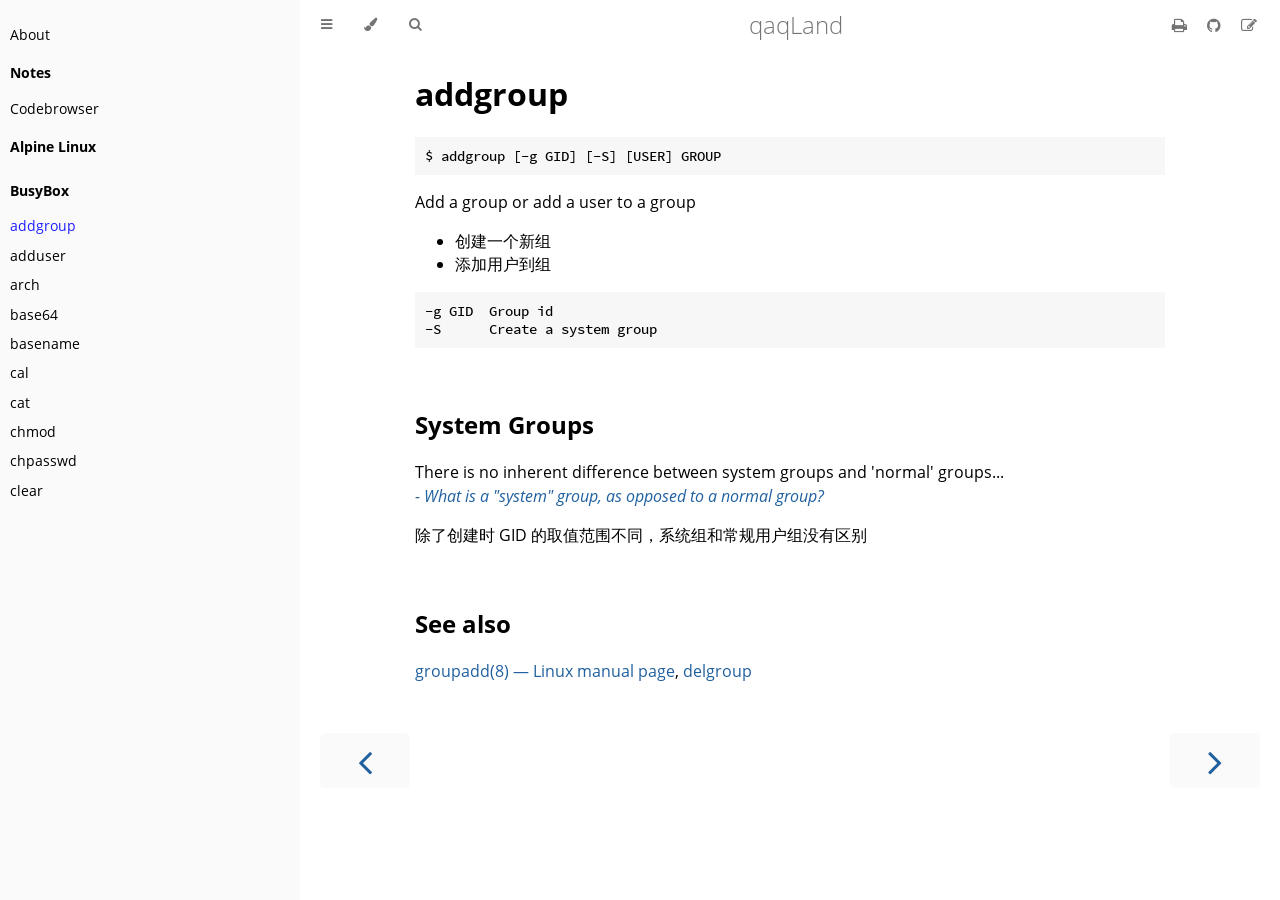
<file: busybox/addgroup.html>
<!DOCTYPE HTML>
<html lang="zh-Hans" class="sidebar-visible no-js light">
    <head>
        <!-- Book generated using mdBook -->
        <meta charset="UTF-8">
        <title>addgroup - qaqLand</title>


        <!-- Custom HTML head -->
        
        <meta name="description" content="Site for qaqland and his venlafaxine.">
        <meta name="viewport" content="width=device-width, initial-scale=1">
        <meta name="theme-color" content="#ffffff" />

        <link rel="icon" href="../favicon.svg">
        <link rel="shortcut icon" href="../favicon.png">
        <link rel="stylesheet" href="../css/variables.css">
        <link rel="stylesheet" href="../css/general.css">
        <link rel="stylesheet" href="../css/chrome.css">
        <link rel="stylesheet" href="../css/print.css" media="print">

        <!-- Fonts -->
        <link rel="stylesheet" href="../FontAwesome/css/font-awesome.css">
        <link rel="stylesheet" href="../fonts/fonts.css">

        <!-- Highlight.js Stylesheets -->
        <link rel="stylesheet" href="../highlight.css">
        <link rel="stylesheet" href="../tomorrow-night.css">
        <link rel="stylesheet" href="../ayu-highlight.css">

        <!-- Custom theme stylesheets -->

    </head>
    <body>
    <div id="body-container">
        <!-- Provide site root to javascript -->
        <script>
            var path_to_root = "../";
            var default_theme = window.matchMedia("(prefers-color-scheme: dark)").matches ? "navy" : "light";
        </script>

        <!-- Work around some values being stored in localStorage wrapped in quotes -->
        <script>
            try {
                var theme = localStorage.getItem('mdbook-theme');
                var sidebar = localStorage.getItem('mdbook-sidebar');

                if (theme.startsWith('"') && theme.endsWith('"')) {
                    localStorage.setItem('mdbook-theme', theme.slice(1, theme.length - 1));
                }

                if (sidebar.startsWith('"') && sidebar.endsWith('"')) {
                    localStorage.setItem('mdbook-sidebar', sidebar.slice(1, sidebar.length - 1));
                }
            } catch (e) { }
        </script>

        <!-- Set the theme before any content is loaded, prevents flash -->
        <script>
            var theme;
            try { theme = localStorage.getItem('mdbook-theme'); } catch(e) { }
            if (theme === null || theme === undefined) { theme = default_theme; }
            var html = document.querySelector('html');
            html.classList.remove('no-js')
            html.classList.remove('light')
            html.classList.add(theme);
            html.classList.add('js');
        </script>

        <!-- Hide / unhide sidebar before it is displayed -->
        <script>
            var html = document.querySelector('html');
            var sidebar = null;
            if (document.body.clientWidth >= 1080) {
                try { sidebar = localStorage.getItem('mdbook-sidebar'); } catch(e) { }
                sidebar = sidebar || 'visible';
            } else {
                sidebar = 'hidden';
            }
            html.classList.remove('sidebar-visible');
            html.classList.add("sidebar-" + sidebar);
        </script>

        <nav id="sidebar" class="sidebar" aria-label="Table of contents">
            <div class="sidebar-scrollbox">
                <ol class="chapter"><li class="chapter-item expanded "><a href="../index.html">About</a></li><li class="chapter-item expanded affix "><li class="part-title">Notes</li><li class="chapter-item expanded "><a href="../codebrowser.html">Codebrowser</a></li><li class="chapter-item expanded affix "><li class="part-title">Alpine Linux</li><li class="chapter-item expanded affix "><li class="part-title">BusyBox</li><li class="chapter-item expanded "><a href="../busybox/addgroup.html" class="active">addgroup</a></li><li class="chapter-item expanded "><a href="../busybox/adduser.html">adduser</a></li><li class="chapter-item expanded "><a href="../busybox/arch.html">arch</a></li><li class="chapter-item expanded "><a href="../busybox/base64.html">base64</a></li><li class="chapter-item expanded "><a href="../busybox/basename.html">basename</a></li><li class="chapter-item expanded "><a href="../busybox/cal.html">cal</a></li><li class="chapter-item expanded "><a href="../busybox/cat.html">cat</a></li><li class="chapter-item expanded "><a href="../busybox/chmod.html">chmod</a></li><li class="chapter-item expanded "><a href="../busybox/chpasswd.html">chpasswd</a></li><li class="chapter-item expanded "><a href="../busybox/clear.html">clear</a></li></ol>
            </div>
            <div id="sidebar-resize-handle" class="sidebar-resize-handle"></div>
        </nav>

        <div id="page-wrapper" class="page-wrapper">

            <div class="page">
                                <div id="menu-bar-hover-placeholder"></div>
                <div id="menu-bar" class="menu-bar sticky bordered">
                    <div class="left-buttons">
                        <button id="sidebar-toggle" class="icon-button" type="button" title="Toggle Table of Contents" aria-label="Toggle Table of Contents" aria-controls="sidebar">
                            <i class="fa fa-bars"></i>
                        </button>
                        <button id="theme-toggle" class="icon-button" type="button" title="Change theme" aria-label="Change theme" aria-haspopup="true" aria-expanded="false" aria-controls="theme-list">
                            <i class="fa fa-paint-brush"></i>
                        </button>
                        <ul id="theme-list" class="theme-popup" aria-label="Themes" role="menu">
                            <li role="none"><button role="menuitem" class="theme" id="light">Light</button></li>
                            <li role="none"><button role="menuitem" class="theme" id="rust">Rust</button></li>
                            <li role="none"><button role="menuitem" class="theme" id="coal">Coal</button></li>
                            <li role="none"><button role="menuitem" class="theme" id="navy">Navy</button></li>
                            <li role="none"><button role="menuitem" class="theme" id="ayu">Ayu</button></li>
                        </ul>
                        <button id="search-toggle" class="icon-button" type="button" title="Search. (Shortkey: s)" aria-label="Toggle Searchbar" aria-expanded="false" aria-keyshortcuts="S" aria-controls="searchbar">
                            <i class="fa fa-search"></i>
                        </button>
                    </div>

                    <h1 class="menu-title">qaqLand</h1>

                    <div class="right-buttons">
                        <a href="../print.html" title="Print this book" aria-label="Print this book">
                            <i id="print-button" class="fa fa-print"></i>
                        </a>
                        <a href="https://github.com/qaqland/qaqland" title="Git repository" aria-label="Git repository">
                            <i id="git-repository-button" class="fa fa-github"></i>
                        </a>
                        <a href="https://github.com/qaqland/qaqland/edit/main/src/busybox/addgroup.md" title="Suggest an edit" aria-label="Suggest an edit">
                            <i id="git-edit-button" class="fa fa-edit"></i>
                        </a>

                    </div>
                </div>

                <div id="search-wrapper" class="hidden">
                    <form id="searchbar-outer" class="searchbar-outer">
                        <input type="search" id="searchbar" name="searchbar" placeholder="Search this book ..." aria-controls="searchresults-outer" aria-describedby="searchresults-header">
                    </form>
                    <div id="searchresults-outer" class="searchresults-outer hidden">
                        <div id="searchresults-header" class="searchresults-header"></div>
                        <ul id="searchresults">
                        </ul>
                    </div>
                </div>

                <!-- Apply ARIA attributes after the sidebar and the sidebar toggle button are added to the DOM -->
                <script>
                    document.getElementById('sidebar-toggle').setAttribute('aria-expanded', sidebar === 'visible');
                    document.getElementById('sidebar').setAttribute('aria-hidden', sidebar !== 'visible');
                    Array.from(document.querySelectorAll('#sidebar a')).forEach(function(link) {
                        link.setAttribute('tabIndex', sidebar === 'visible' ? 0 : -1);
                    });
                </script>

                <div id="content" class="content">
                    <main>
                        <h1 id="addgroup"><a class="header" href="#addgroup">addgroup</a></h1>
<pre><code class="language-sh">$ addgroup [-g GID] [-S] [USER] GROUP
</code></pre>
<p>Add a group or add a user to a group</p>
<ul>
<li>创建一个新组</li>
<li>添加用户到组</li>
</ul>
<pre><code class="language-sh">-g GID  Group id
-S      Create a system group
</code></pre>
<h2 id="system-groups"><a class="header" href="#system-groups">System Groups</a></h2>
<p>There is no inherent difference between system groups and 'normal' groups...<br />
<a href="https://askubuntu.com/questions/523949/what-is-a-system-group-as-opposed-to-a-normal-group"><em>- What is a &quot;system&quot; group, as opposed to a normal group?</em></a></p>
<p>除了创建时 GID 的取值范围不同，系统组和常规用户组没有区别</p>
<h2 id="see-also"><a class="header" href="#see-also">See also</a></h2>
<p><a href="https://man7.org/linux/man-pages/man8/groupadd.8.html">groupadd(8) — Linux manual page</a>,
<a href="./delgroup.html">delgroup</a></p>

                    </main>

                    <nav class="nav-wrapper" aria-label="Page navigation">
                        <!-- Mobile navigation buttons -->
                            <a rel="prev" href="../codebrowser.html" class="mobile-nav-chapters previous" title="Previous chapter" aria-label="Previous chapter" aria-keyshortcuts="Left">
                                <i class="fa fa-angle-left"></i>
                            </a>

                            <a rel="next" href="../busybox/adduser.html" class="mobile-nav-chapters next" title="Next chapter" aria-label="Next chapter" aria-keyshortcuts="Right">
                                <i class="fa fa-angle-right"></i>
                            </a>

                        <div style="clear: both"></div>
                    </nav>
                </div>
            </div>

            <nav class="nav-wide-wrapper" aria-label="Page navigation">
                    <a rel="prev" href="../codebrowser.html" class="nav-chapters previous" title="Previous chapter" aria-label="Previous chapter" aria-keyshortcuts="Left">
                        <i class="fa fa-angle-left"></i>
                    </a>

                    <a rel="next" href="../busybox/adduser.html" class="nav-chapters next" title="Next chapter" aria-label="Next chapter" aria-keyshortcuts="Right">
                        <i class="fa fa-angle-right"></i>
                    </a>
            </nav>

        </div>




        <script>
            window.playground_copyable = true;
        </script>


        <script src="../elasticlunr.min.js"></script>
        <script src="../mark.min.js"></script>
        <script src="../searcher.js"></script>

        <script src="../clipboard.min.js"></script>
        <script src="../highlight.js"></script>
        <script src="../book.js"></script>

        <!-- Custom JS scripts -->


    </div>
    </body>
</html>
</file>
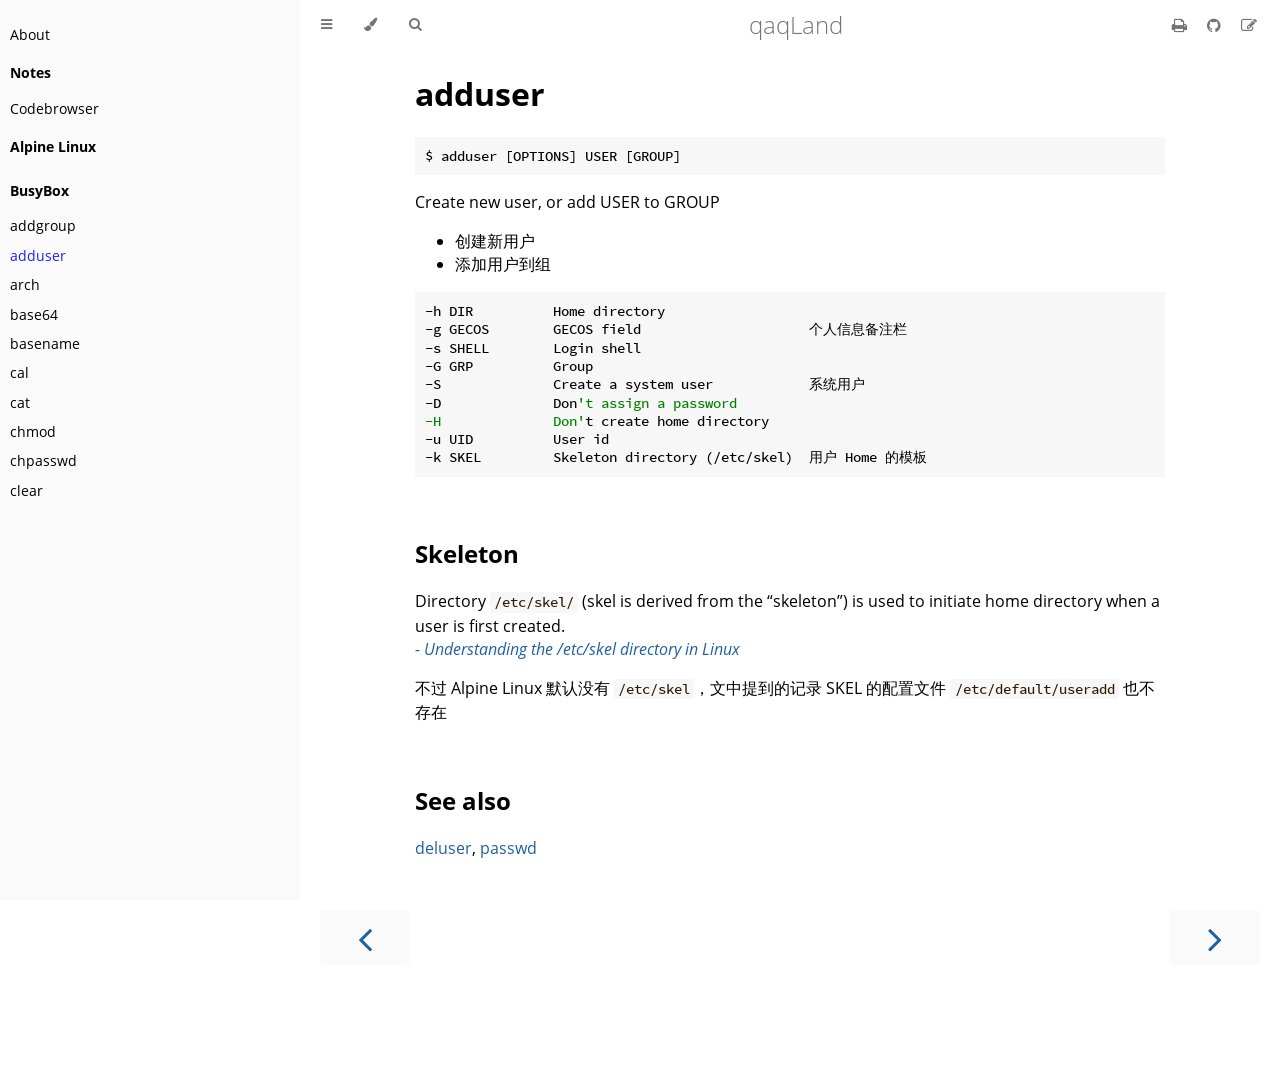
<file: busybox/adduser.html>
<!DOCTYPE HTML>
<html lang="zh-Hans" class="sidebar-visible no-js light">
    <head>
        <!-- Book generated using mdBook -->
        <meta charset="UTF-8">
        <title>adduser - qaqLand</title>


        <!-- Custom HTML head -->
        
        <meta name="description" content="Site for qaqland and his venlafaxine.">
        <meta name="viewport" content="width=device-width, initial-scale=1">
        <meta name="theme-color" content="#ffffff" />

        <link rel="icon" href="../favicon.svg">
        <link rel="shortcut icon" href="../favicon.png">
        <link rel="stylesheet" href="../css/variables.css">
        <link rel="stylesheet" href="../css/general.css">
        <link rel="stylesheet" href="../css/chrome.css">
        <link rel="stylesheet" href="../css/print.css" media="print">

        <!-- Fonts -->
        <link rel="stylesheet" href="../FontAwesome/css/font-awesome.css">
        <link rel="stylesheet" href="../fonts/fonts.css">

        <!-- Highlight.js Stylesheets -->
        <link rel="stylesheet" href="../highlight.css">
        <link rel="stylesheet" href="../tomorrow-night.css">
        <link rel="stylesheet" href="../ayu-highlight.css">

        <!-- Custom theme stylesheets -->

    </head>
    <body>
    <div id="body-container">
        <!-- Provide site root to javascript -->
        <script>
            var path_to_root = "../";
            var default_theme = window.matchMedia("(prefers-color-scheme: dark)").matches ? "navy" : "light";
        </script>

        <!-- Work around some values being stored in localStorage wrapped in quotes -->
        <script>
            try {
                var theme = localStorage.getItem('mdbook-theme');
                var sidebar = localStorage.getItem('mdbook-sidebar');

                if (theme.startsWith('"') && theme.endsWith('"')) {
                    localStorage.setItem('mdbook-theme', theme.slice(1, theme.length - 1));
                }

                if (sidebar.startsWith('"') && sidebar.endsWith('"')) {
                    localStorage.setItem('mdbook-sidebar', sidebar.slice(1, sidebar.length - 1));
                }
            } catch (e) { }
        </script>

        <!-- Set the theme before any content is loaded, prevents flash -->
        <script>
            var theme;
            try { theme = localStorage.getItem('mdbook-theme'); } catch(e) { }
            if (theme === null || theme === undefined) { theme = default_theme; }
            var html = document.querySelector('html');
            html.classList.remove('no-js')
            html.classList.remove('light')
            html.classList.add(theme);
            html.classList.add('js');
        </script>

        <!-- Hide / unhide sidebar before it is displayed -->
        <script>
            var html = document.querySelector('html');
            var sidebar = null;
            if (document.body.clientWidth >= 1080) {
                try { sidebar = localStorage.getItem('mdbook-sidebar'); } catch(e) { }
                sidebar = sidebar || 'visible';
            } else {
                sidebar = 'hidden';
            }
            html.classList.remove('sidebar-visible');
            html.classList.add("sidebar-" + sidebar);
        </script>

        <nav id="sidebar" class="sidebar" aria-label="Table of contents">
            <div class="sidebar-scrollbox">
                <ol class="chapter"><li class="chapter-item expanded "><a href="../index.html">About</a></li><li class="chapter-item expanded affix "><li class="part-title">Notes</li><li class="chapter-item expanded "><a href="../codebrowser.html">Codebrowser</a></li><li class="chapter-item expanded affix "><li class="part-title">Alpine Linux</li><li class="chapter-item expanded affix "><li class="part-title">BusyBox</li><li class="chapter-item expanded "><a href="../busybox/addgroup.html">addgroup</a></li><li class="chapter-item expanded "><a href="../busybox/adduser.html" class="active">adduser</a></li><li class="chapter-item expanded "><a href="../busybox/arch.html">arch</a></li><li class="chapter-item expanded "><a href="../busybox/base64.html">base64</a></li><li class="chapter-item expanded "><a href="../busybox/basename.html">basename</a></li><li class="chapter-item expanded "><a href="../busybox/cal.html">cal</a></li><li class="chapter-item expanded "><a href="../busybox/cat.html">cat</a></li><li class="chapter-item expanded "><a href="../busybox/chmod.html">chmod</a></li><li class="chapter-item expanded "><a href="../busybox/chpasswd.html">chpasswd</a></li><li class="chapter-item expanded "><a href="../busybox/clear.html">clear</a></li></ol>
            </div>
            <div id="sidebar-resize-handle" class="sidebar-resize-handle"></div>
        </nav>

        <div id="page-wrapper" class="page-wrapper">

            <div class="page">
                                <div id="menu-bar-hover-placeholder"></div>
                <div id="menu-bar" class="menu-bar sticky bordered">
                    <div class="left-buttons">
                        <button id="sidebar-toggle" class="icon-button" type="button" title="Toggle Table of Contents" aria-label="Toggle Table of Contents" aria-controls="sidebar">
                            <i class="fa fa-bars"></i>
                        </button>
                        <button id="theme-toggle" class="icon-button" type="button" title="Change theme" aria-label="Change theme" aria-haspopup="true" aria-expanded="false" aria-controls="theme-list">
                            <i class="fa fa-paint-brush"></i>
                        </button>
                        <ul id="theme-list" class="theme-popup" aria-label="Themes" role="menu">
                            <li role="none"><button role="menuitem" class="theme" id="light">Light</button></li>
                            <li role="none"><button role="menuitem" class="theme" id="rust">Rust</button></li>
                            <li role="none"><button role="menuitem" class="theme" id="coal">Coal</button></li>
                            <li role="none"><button role="menuitem" class="theme" id="navy">Navy</button></li>
                            <li role="none"><button role="menuitem" class="theme" id="ayu">Ayu</button></li>
                        </ul>
                        <button id="search-toggle" class="icon-button" type="button" title="Search. (Shortkey: s)" aria-label="Toggle Searchbar" aria-expanded="false" aria-keyshortcuts="S" aria-controls="searchbar">
                            <i class="fa fa-search"></i>
                        </button>
                    </div>

                    <h1 class="menu-title">qaqLand</h1>

                    <div class="right-buttons">
                        <a href="../print.html" title="Print this book" aria-label="Print this book">
                            <i id="print-button" class="fa fa-print"></i>
                        </a>
                        <a href="https://github.com/qaqland/qaqland" title="Git repository" aria-label="Git repository">
                            <i id="git-repository-button" class="fa fa-github"></i>
                        </a>
                        <a href="https://github.com/qaqland/qaqland/edit/main/src/busybox/adduser.md" title="Suggest an edit" aria-label="Suggest an edit">
                            <i id="git-edit-button" class="fa fa-edit"></i>
                        </a>

                    </div>
                </div>

                <div id="search-wrapper" class="hidden">
                    <form id="searchbar-outer" class="searchbar-outer">
                        <input type="search" id="searchbar" name="searchbar" placeholder="Search this book ..." aria-controls="searchresults-outer" aria-describedby="searchresults-header">
                    </form>
                    <div id="searchresults-outer" class="searchresults-outer hidden">
                        <div id="searchresults-header" class="searchresults-header"></div>
                        <ul id="searchresults">
                        </ul>
                    </div>
                </div>

                <!-- Apply ARIA attributes after the sidebar and the sidebar toggle button are added to the DOM -->
                <script>
                    document.getElementById('sidebar-toggle').setAttribute('aria-expanded', sidebar === 'visible');
                    document.getElementById('sidebar').setAttribute('aria-hidden', sidebar !== 'visible');
                    Array.from(document.querySelectorAll('#sidebar a')).forEach(function(link) {
                        link.setAttribute('tabIndex', sidebar === 'visible' ? 0 : -1);
                    });
                </script>

                <div id="content" class="content">
                    <main>
                        <h1 id="adduser"><a class="header" href="#adduser">adduser</a></h1>
<pre><code class="language-sh">$ adduser [OPTIONS] USER [GROUP]
</code></pre>
<p>Create new user, or add USER to GROUP</p>
<ul>
<li>创建新用户</li>
<li>添加用户到组</li>
</ul>
<pre><code class="language-sh">-h DIR          Home directory
-g GECOS        GECOS field                     个人信息备注栏
-s SHELL        Login shell
-G GRP          Group
-S              Create a system user            系统用户
-D              Don't assign a password
-H              Don't create home directory
-u UID          User id
-k SKEL         Skeleton directory (/etc/skel)  用户 Home 的模板
</code></pre>
<h2 id="skeleton"><a class="header" href="#skeleton">Skeleton</a></h2>
<p>Directory <code>/etc/skel/</code> (skel is derived from the “skeleton”) is used to initiate home directory when a user is first created.<br />
<a href="https://www.thegeekdiary.com/understanding-the-etc-skel-directory-in-linux/"><em>- Understanding the /etc/skel directory in Linux</em></a></p>
<p>不过 Alpine Linux 默认没有 <code>/etc/skel</code>，文中提到的记录 SKEL 的配置文件 <code>/etc/default/useradd</code> 也不存在</p>
<h2 id="see-also"><a class="header" href="#see-also">See also</a></h2>
<p><a href="../deluser.html">deluser</a>,
<a href="../passwd.html">passwd</a></p>

                    </main>

                    <nav class="nav-wrapper" aria-label="Page navigation">
                        <!-- Mobile navigation buttons -->
                            <a rel="prev" href="../busybox/addgroup.html" class="mobile-nav-chapters previous" title="Previous chapter" aria-label="Previous chapter" aria-keyshortcuts="Left">
                                <i class="fa fa-angle-left"></i>
                            </a>

                            <a rel="next" href="../busybox/arch.html" class="mobile-nav-chapters next" title="Next chapter" aria-label="Next chapter" aria-keyshortcuts="Right">
                                <i class="fa fa-angle-right"></i>
                            </a>

                        <div style="clear: both"></div>
                    </nav>
                </div>
            </div>

            <nav class="nav-wide-wrapper" aria-label="Page navigation">
                    <a rel="prev" href="../busybox/addgroup.html" class="nav-chapters previous" title="Previous chapter" aria-label="Previous chapter" aria-keyshortcuts="Left">
                        <i class="fa fa-angle-left"></i>
                    </a>

                    <a rel="next" href="../busybox/arch.html" class="nav-chapters next" title="Next chapter" aria-label="Next chapter" aria-keyshortcuts="Right">
                        <i class="fa fa-angle-right"></i>
                    </a>
            </nav>

        </div>




        <script>
            window.playground_copyable = true;
        </script>


        <script src="../elasticlunr.min.js"></script>
        <script src="../mark.min.js"></script>
        <script src="../searcher.js"></script>

        <script src="../clipboard.min.js"></script>
        <script src="../highlight.js"></script>
        <script src="../book.js"></script>

        <!-- Custom JS scripts -->


    </div>
    </body>
</html>
</file>
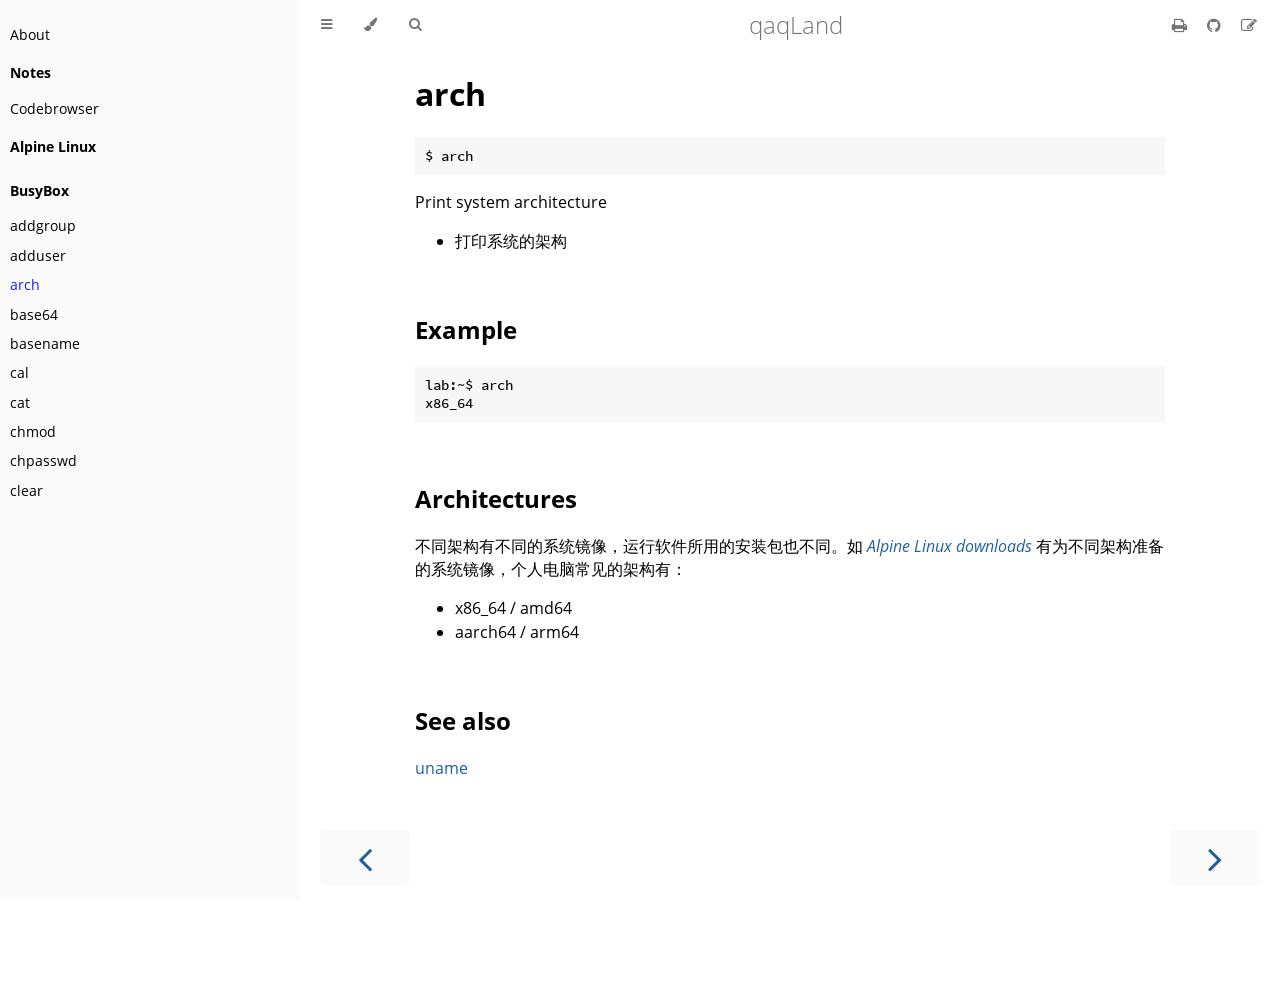
<file: busybox/arch.html>
<!DOCTYPE HTML>
<html lang="zh-Hans" class="sidebar-visible no-js light">
    <head>
        <!-- Book generated using mdBook -->
        <meta charset="UTF-8">
        <title>arch - qaqLand</title>


        <!-- Custom HTML head -->
        
        <meta name="description" content="Site for qaqland and his venlafaxine.">
        <meta name="viewport" content="width=device-width, initial-scale=1">
        <meta name="theme-color" content="#ffffff" />

        <link rel="icon" href="../favicon.svg">
        <link rel="shortcut icon" href="../favicon.png">
        <link rel="stylesheet" href="../css/variables.css">
        <link rel="stylesheet" href="../css/general.css">
        <link rel="stylesheet" href="../css/chrome.css">
        <link rel="stylesheet" href="../css/print.css" media="print">

        <!-- Fonts -->
        <link rel="stylesheet" href="../FontAwesome/css/font-awesome.css">
        <link rel="stylesheet" href="../fonts/fonts.css">

        <!-- Highlight.js Stylesheets -->
        <link rel="stylesheet" href="../highlight.css">
        <link rel="stylesheet" href="../tomorrow-night.css">
        <link rel="stylesheet" href="../ayu-highlight.css">

        <!-- Custom theme stylesheets -->

    </head>
    <body>
    <div id="body-container">
        <!-- Provide site root to javascript -->
        <script>
            var path_to_root = "../";
            var default_theme = window.matchMedia("(prefers-color-scheme: dark)").matches ? "navy" : "light";
        </script>

        <!-- Work around some values being stored in localStorage wrapped in quotes -->
        <script>
            try {
                var theme = localStorage.getItem('mdbook-theme');
                var sidebar = localStorage.getItem('mdbook-sidebar');

                if (theme.startsWith('"') && theme.endsWith('"')) {
                    localStorage.setItem('mdbook-theme', theme.slice(1, theme.length - 1));
                }

                if (sidebar.startsWith('"') && sidebar.endsWith('"')) {
                    localStorage.setItem('mdbook-sidebar', sidebar.slice(1, sidebar.length - 1));
                }
            } catch (e) { }
        </script>

        <!-- Set the theme before any content is loaded, prevents flash -->
        <script>
            var theme;
            try { theme = localStorage.getItem('mdbook-theme'); } catch(e) { }
            if (theme === null || theme === undefined) { theme = default_theme; }
            var html = document.querySelector('html');
            html.classList.remove('no-js')
            html.classList.remove('light')
            html.classList.add(theme);
            html.classList.add('js');
        </script>

        <!-- Hide / unhide sidebar before it is displayed -->
        <script>
            var html = document.querySelector('html');
            var sidebar = null;
            if (document.body.clientWidth >= 1080) {
                try { sidebar = localStorage.getItem('mdbook-sidebar'); } catch(e) { }
                sidebar = sidebar || 'visible';
            } else {
                sidebar = 'hidden';
            }
            html.classList.remove('sidebar-visible');
            html.classList.add("sidebar-" + sidebar);
        </script>

        <nav id="sidebar" class="sidebar" aria-label="Table of contents">
            <div class="sidebar-scrollbox">
                <ol class="chapter"><li class="chapter-item expanded "><a href="../index.html">About</a></li><li class="chapter-item expanded affix "><li class="part-title">Notes</li><li class="chapter-item expanded "><a href="../codebrowser.html">Codebrowser</a></li><li class="chapter-item expanded affix "><li class="part-title">Alpine Linux</li><li class="chapter-item expanded affix "><li class="part-title">BusyBox</li><li class="chapter-item expanded "><a href="../busybox/addgroup.html">addgroup</a></li><li class="chapter-item expanded "><a href="../busybox/adduser.html">adduser</a></li><li class="chapter-item expanded "><a href="../busybox/arch.html" class="active">arch</a></li><li class="chapter-item expanded "><a href="../busybox/base64.html">base64</a></li><li class="chapter-item expanded "><a href="../busybox/basename.html">basename</a></li><li class="chapter-item expanded "><a href="../busybox/cal.html">cal</a></li><li class="chapter-item expanded "><a href="../busybox/cat.html">cat</a></li><li class="chapter-item expanded "><a href="../busybox/chmod.html">chmod</a></li><li class="chapter-item expanded "><a href="../busybox/chpasswd.html">chpasswd</a></li><li class="chapter-item expanded "><a href="../busybox/clear.html">clear</a></li></ol>
            </div>
            <div id="sidebar-resize-handle" class="sidebar-resize-handle"></div>
        </nav>

        <div id="page-wrapper" class="page-wrapper">

            <div class="page">
                                <div id="menu-bar-hover-placeholder"></div>
                <div id="menu-bar" class="menu-bar sticky bordered">
                    <div class="left-buttons">
                        <button id="sidebar-toggle" class="icon-button" type="button" title="Toggle Table of Contents" aria-label="Toggle Table of Contents" aria-controls="sidebar">
                            <i class="fa fa-bars"></i>
                        </button>
                        <button id="theme-toggle" class="icon-button" type="button" title="Change theme" aria-label="Change theme" aria-haspopup="true" aria-expanded="false" aria-controls="theme-list">
                            <i class="fa fa-paint-brush"></i>
                        </button>
                        <ul id="theme-list" class="theme-popup" aria-label="Themes" role="menu">
                            <li role="none"><button role="menuitem" class="theme" id="light">Light</button></li>
                            <li role="none"><button role="menuitem" class="theme" id="rust">Rust</button></li>
                            <li role="none"><button role="menuitem" class="theme" id="coal">Coal</button></li>
                            <li role="none"><button role="menuitem" class="theme" id="navy">Navy</button></li>
                            <li role="none"><button role="menuitem" class="theme" id="ayu">Ayu</button></li>
                        </ul>
                        <button id="search-toggle" class="icon-button" type="button" title="Search. (Shortkey: s)" aria-label="Toggle Searchbar" aria-expanded="false" aria-keyshortcuts="S" aria-controls="searchbar">
                            <i class="fa fa-search"></i>
                        </button>
                    </div>

                    <h1 class="menu-title">qaqLand</h1>

                    <div class="right-buttons">
                        <a href="../print.html" title="Print this book" aria-label="Print this book">
                            <i id="print-button" class="fa fa-print"></i>
                        </a>
                        <a href="https://github.com/qaqland/qaqland" title="Git repository" aria-label="Git repository">
                            <i id="git-repository-button" class="fa fa-github"></i>
                        </a>
                        <a href="https://github.com/qaqland/qaqland/edit/main/src/busybox/arch.md" title="Suggest an edit" aria-label="Suggest an edit">
                            <i id="git-edit-button" class="fa fa-edit"></i>
                        </a>

                    </div>
                </div>

                <div id="search-wrapper" class="hidden">
                    <form id="searchbar-outer" class="searchbar-outer">
                        <input type="search" id="searchbar" name="searchbar" placeholder="Search this book ..." aria-controls="searchresults-outer" aria-describedby="searchresults-header">
                    </form>
                    <div id="searchresults-outer" class="searchresults-outer hidden">
                        <div id="searchresults-header" class="searchresults-header"></div>
                        <ul id="searchresults">
                        </ul>
                    </div>
                </div>

                <!-- Apply ARIA attributes after the sidebar and the sidebar toggle button are added to the DOM -->
                <script>
                    document.getElementById('sidebar-toggle').setAttribute('aria-expanded', sidebar === 'visible');
                    document.getElementById('sidebar').setAttribute('aria-hidden', sidebar !== 'visible');
                    Array.from(document.querySelectorAll('#sidebar a')).forEach(function(link) {
                        link.setAttribute('tabIndex', sidebar === 'visible' ? 0 : -1);
                    });
                </script>

                <div id="content" class="content">
                    <main>
                        <h1 id="arch"><a class="header" href="#arch">arch</a></h1>
<pre><code class="language-sh">$ arch
</code></pre>
<p>Print system architecture</p>
<ul>
<li>打印系统的架构</li>
</ul>
<h2 id="example"><a class="header" href="#example">Example</a></h2>
<pre><code class="language-sh">lab:~$ arch
x86_64
</code></pre>
<h2 id="architectures"><a class="header" href="#architectures">Architectures</a></h2>
<p>不同架构有不同的系统镜像，运行软件所用的安装包也不同。如 <a href="https://alpinelinux.org/downloads/"><em>Alpine Linux downloads</em></a> 有为不同架构准备的系统镜像，个人电脑常见的架构有：</p>
<ul>
<li>x86_64 / amd64</li>
<li>aarch64 / arm64</li>
</ul>
<h2 id="see-also"><a class="header" href="#see-also">See also</a></h2>
<p><a href="./uname.html">uname</a></p>

                    </main>

                    <nav class="nav-wrapper" aria-label="Page navigation">
                        <!-- Mobile navigation buttons -->
                            <a rel="prev" href="../busybox/adduser.html" class="mobile-nav-chapters previous" title="Previous chapter" aria-label="Previous chapter" aria-keyshortcuts="Left">
                                <i class="fa fa-angle-left"></i>
                            </a>

                            <a rel="next" href="../busybox/base64.html" class="mobile-nav-chapters next" title="Next chapter" aria-label="Next chapter" aria-keyshortcuts="Right">
                                <i class="fa fa-angle-right"></i>
                            </a>

                        <div style="clear: both"></div>
                    </nav>
                </div>
            </div>

            <nav class="nav-wide-wrapper" aria-label="Page navigation">
                    <a rel="prev" href="../busybox/adduser.html" class="nav-chapters previous" title="Previous chapter" aria-label="Previous chapter" aria-keyshortcuts="Left">
                        <i class="fa fa-angle-left"></i>
                    </a>

                    <a rel="next" href="../busybox/base64.html" class="nav-chapters next" title="Next chapter" aria-label="Next chapter" aria-keyshortcuts="Right">
                        <i class="fa fa-angle-right"></i>
                    </a>
            </nav>

        </div>




        <script>
            window.playground_copyable = true;
        </script>


        <script src="../elasticlunr.min.js"></script>
        <script src="../mark.min.js"></script>
        <script src="../searcher.js"></script>

        <script src="../clipboard.min.js"></script>
        <script src="../highlight.js"></script>
        <script src="../book.js"></script>

        <!-- Custom JS scripts -->


    </div>
    </body>
</html>
</file>
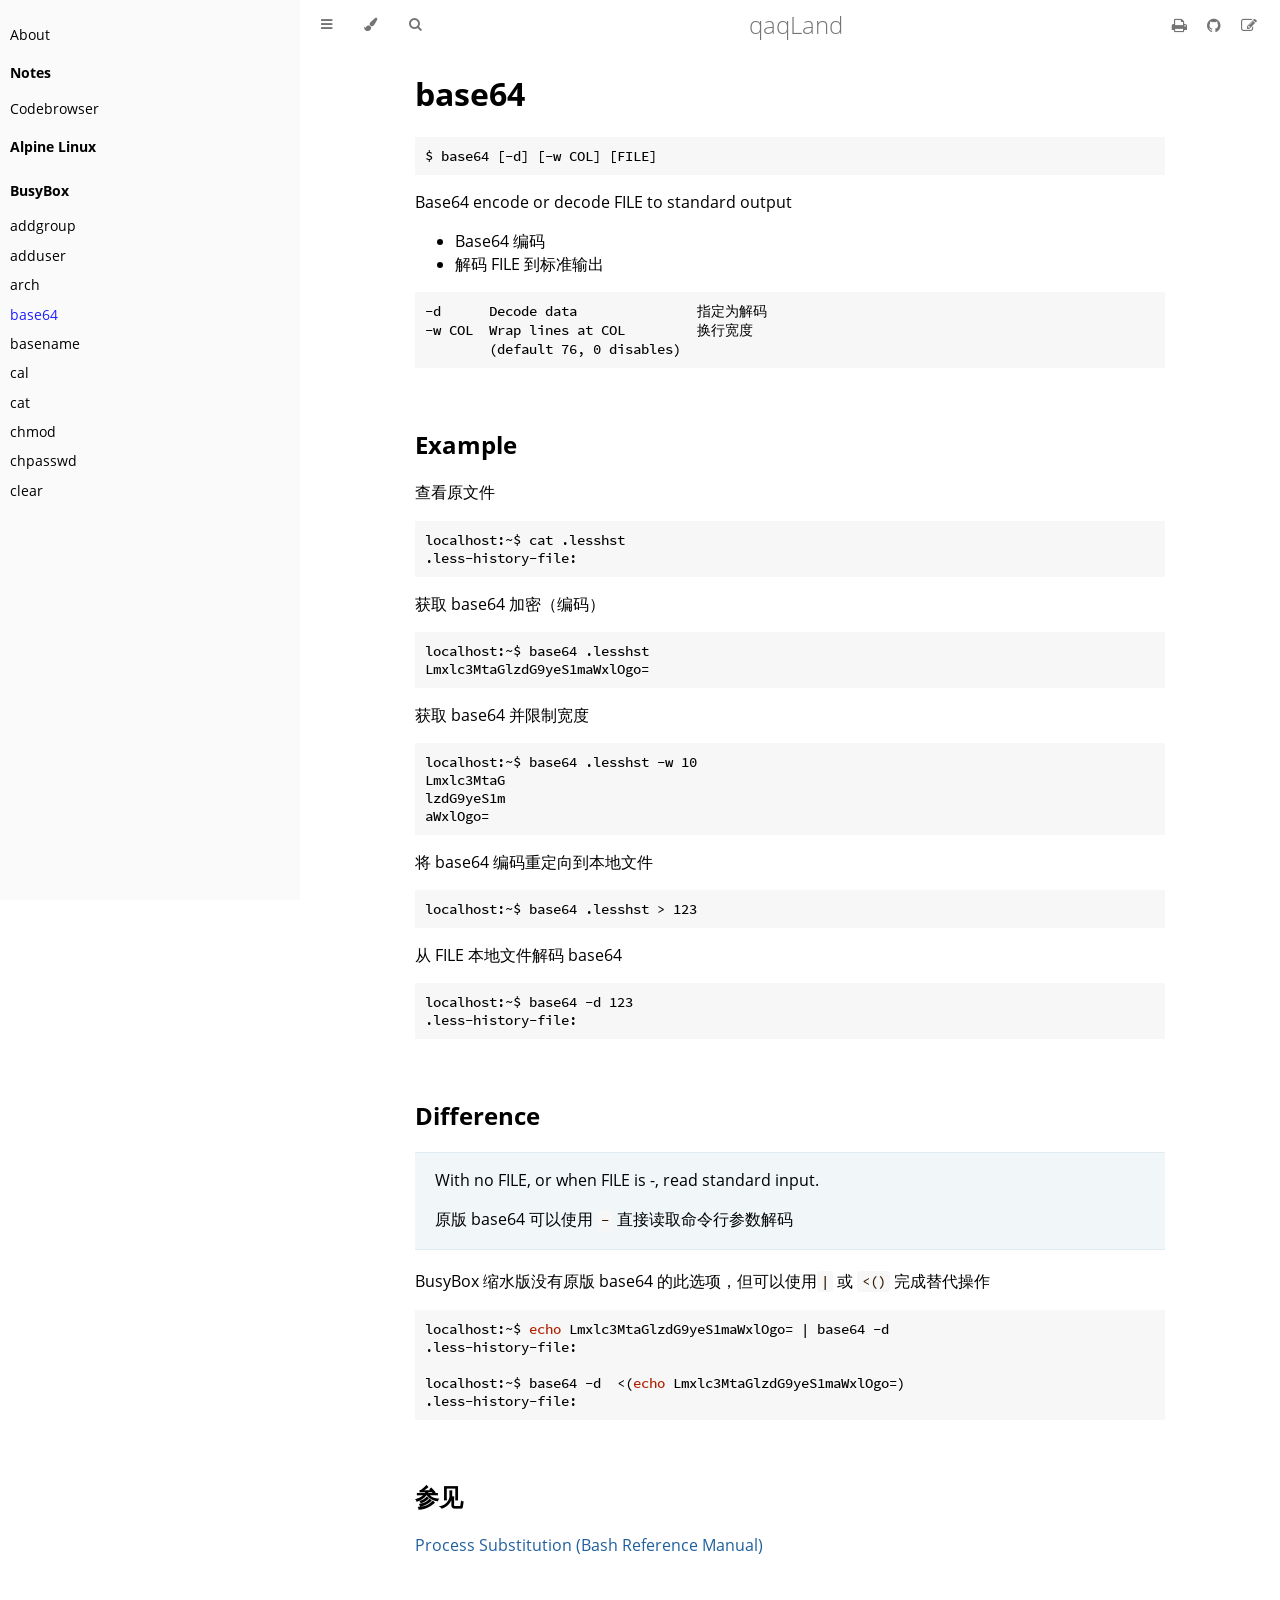
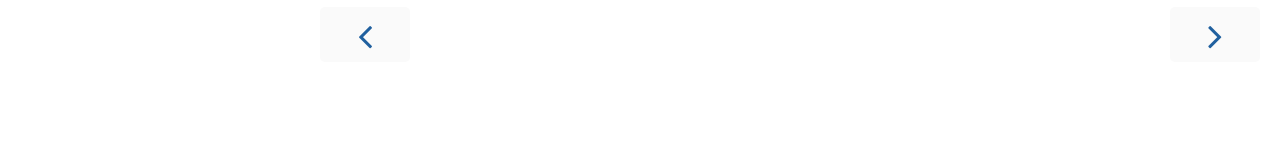
<file: busybox/base64.html>
<!DOCTYPE HTML>
<html lang="zh-Hans" class="sidebar-visible no-js light">
    <head>
        <!-- Book generated using mdBook -->
        <meta charset="UTF-8">
        <title>base64 - qaqLand</title>


        <!-- Custom HTML head -->
        
        <meta name="description" content="Site for qaqland and his venlafaxine.">
        <meta name="viewport" content="width=device-width, initial-scale=1">
        <meta name="theme-color" content="#ffffff" />

        <link rel="icon" href="../favicon.svg">
        <link rel="shortcut icon" href="../favicon.png">
        <link rel="stylesheet" href="../css/variables.css">
        <link rel="stylesheet" href="../css/general.css">
        <link rel="stylesheet" href="../css/chrome.css">
        <link rel="stylesheet" href="../css/print.css" media="print">

        <!-- Fonts -->
        <link rel="stylesheet" href="../FontAwesome/css/font-awesome.css">
        <link rel="stylesheet" href="../fonts/fonts.css">

        <!-- Highlight.js Stylesheets -->
        <link rel="stylesheet" href="../highlight.css">
        <link rel="stylesheet" href="../tomorrow-night.css">
        <link rel="stylesheet" href="../ayu-highlight.css">

        <!-- Custom theme stylesheets -->

    </head>
    <body>
    <div id="body-container">
        <!-- Provide site root to javascript -->
        <script>
            var path_to_root = "../";
            var default_theme = window.matchMedia("(prefers-color-scheme: dark)").matches ? "navy" : "light";
        </script>

        <!-- Work around some values being stored in localStorage wrapped in quotes -->
        <script>
            try {
                var theme = localStorage.getItem('mdbook-theme');
                var sidebar = localStorage.getItem('mdbook-sidebar');

                if (theme.startsWith('"') && theme.endsWith('"')) {
                    localStorage.setItem('mdbook-theme', theme.slice(1, theme.length - 1));
                }

                if (sidebar.startsWith('"') && sidebar.endsWith('"')) {
                    localStorage.setItem('mdbook-sidebar', sidebar.slice(1, sidebar.length - 1));
                }
            } catch (e) { }
        </script>

        <!-- Set the theme before any content is loaded, prevents flash -->
        <script>
            var theme;
            try { theme = localStorage.getItem('mdbook-theme'); } catch(e) { }
            if (theme === null || theme === undefined) { theme = default_theme; }
            var html = document.querySelector('html');
            html.classList.remove('no-js')
            html.classList.remove('light')
            html.classList.add(theme);
            html.classList.add('js');
        </script>

        <!-- Hide / unhide sidebar before it is displayed -->
        <script>
            var html = document.querySelector('html');
            var sidebar = null;
            if (document.body.clientWidth >= 1080) {
                try { sidebar = localStorage.getItem('mdbook-sidebar'); } catch(e) { }
                sidebar = sidebar || 'visible';
            } else {
                sidebar = 'hidden';
            }
            html.classList.remove('sidebar-visible');
            html.classList.add("sidebar-" + sidebar);
        </script>

        <nav id="sidebar" class="sidebar" aria-label="Table of contents">
            <div class="sidebar-scrollbox">
                <ol class="chapter"><li class="chapter-item expanded "><a href="../index.html">About</a></li><li class="chapter-item expanded affix "><li class="part-title">Notes</li><li class="chapter-item expanded "><a href="../codebrowser.html">Codebrowser</a></li><li class="chapter-item expanded affix "><li class="part-title">Alpine Linux</li><li class="chapter-item expanded affix "><li class="part-title">BusyBox</li><li class="chapter-item expanded "><a href="../busybox/addgroup.html">addgroup</a></li><li class="chapter-item expanded "><a href="../busybox/adduser.html">adduser</a></li><li class="chapter-item expanded "><a href="../busybox/arch.html">arch</a></li><li class="chapter-item expanded "><a href="../busybox/base64.html" class="active">base64</a></li><li class="chapter-item expanded "><a href="../busybox/basename.html">basename</a></li><li class="chapter-item expanded "><a href="../busybox/cal.html">cal</a></li><li class="chapter-item expanded "><a href="../busybox/cat.html">cat</a></li><li class="chapter-item expanded "><a href="../busybox/chmod.html">chmod</a></li><li class="chapter-item expanded "><a href="../busybox/chpasswd.html">chpasswd</a></li><li class="chapter-item expanded "><a href="../busybox/clear.html">clear</a></li></ol>
            </div>
            <div id="sidebar-resize-handle" class="sidebar-resize-handle"></div>
        </nav>

        <div id="page-wrapper" class="page-wrapper">

            <div class="page">
                                <div id="menu-bar-hover-placeholder"></div>
                <div id="menu-bar" class="menu-bar sticky bordered">
                    <div class="left-buttons">
                        <button id="sidebar-toggle" class="icon-button" type="button" title="Toggle Table of Contents" aria-label="Toggle Table of Contents" aria-controls="sidebar">
                            <i class="fa fa-bars"></i>
                        </button>
                        <button id="theme-toggle" class="icon-button" type="button" title="Change theme" aria-label="Change theme" aria-haspopup="true" aria-expanded="false" aria-controls="theme-list">
                            <i class="fa fa-paint-brush"></i>
                        </button>
                        <ul id="theme-list" class="theme-popup" aria-label="Themes" role="menu">
                            <li role="none"><button role="menuitem" class="theme" id="light">Light</button></li>
                            <li role="none"><button role="menuitem" class="theme" id="rust">Rust</button></li>
                            <li role="none"><button role="menuitem" class="theme" id="coal">Coal</button></li>
                            <li role="none"><button role="menuitem" class="theme" id="navy">Navy</button></li>
                            <li role="none"><button role="menuitem" class="theme" id="ayu">Ayu</button></li>
                        </ul>
                        <button id="search-toggle" class="icon-button" type="button" title="Search. (Shortkey: s)" aria-label="Toggle Searchbar" aria-expanded="false" aria-keyshortcuts="S" aria-controls="searchbar">
                            <i class="fa fa-search"></i>
                        </button>
                    </div>

                    <h1 class="menu-title">qaqLand</h1>

                    <div class="right-buttons">
                        <a href="../print.html" title="Print this book" aria-label="Print this book">
                            <i id="print-button" class="fa fa-print"></i>
                        </a>
                        <a href="https://github.com/qaqland/qaqland" title="Git repository" aria-label="Git repository">
                            <i id="git-repository-button" class="fa fa-github"></i>
                        </a>
                        <a href="https://github.com/qaqland/qaqland/edit/main/src/busybox/base64.md" title="Suggest an edit" aria-label="Suggest an edit">
                            <i id="git-edit-button" class="fa fa-edit"></i>
                        </a>

                    </div>
                </div>

                <div id="search-wrapper" class="hidden">
                    <form id="searchbar-outer" class="searchbar-outer">
                        <input type="search" id="searchbar" name="searchbar" placeholder="Search this book ..." aria-controls="searchresults-outer" aria-describedby="searchresults-header">
                    </form>
                    <div id="searchresults-outer" class="searchresults-outer hidden">
                        <div id="searchresults-header" class="searchresults-header"></div>
                        <ul id="searchresults">
                        </ul>
                    </div>
                </div>

                <!-- Apply ARIA attributes after the sidebar and the sidebar toggle button are added to the DOM -->
                <script>
                    document.getElementById('sidebar-toggle').setAttribute('aria-expanded', sidebar === 'visible');
                    document.getElementById('sidebar').setAttribute('aria-hidden', sidebar !== 'visible');
                    Array.from(document.querySelectorAll('#sidebar a')).forEach(function(link) {
                        link.setAttribute('tabIndex', sidebar === 'visible' ? 0 : -1);
                    });
                </script>

                <div id="content" class="content">
                    <main>
                        <h1 id="base64"><a class="header" href="#base64">base64</a></h1>
<pre><code class="language-sh">$ base64 [-d] [-w COL] [FILE]
</code></pre>
<p>Base64 encode or decode FILE to standard output</p>
<ul>
<li>Base64 编码</li>
<li>解码 FILE 到标准输出</li>
</ul>
<pre><code class="language-sh">-d      Decode data               指定为解码
-w COL  Wrap lines at COL         换行宽度
        (default 76, 0 disables)
</code></pre>
<h2 id="example"><a class="header" href="#example">Example</a></h2>
<p>查看原文件</p>
<pre><code class="language-sh">localhost:~$ cat .lesshst
.less-history-file:
</code></pre>
<p>获取 base64 加密（编码）</p>
<pre><code class="language-sh">localhost:~$ base64 .lesshst
Lmxlc3MtaGlzdG9yeS1maWxlOgo=
</code></pre>
<p>获取 base64 并限制宽度</p>
<pre><code class="language-sh">localhost:~$ base64 .lesshst -w 10
Lmxlc3MtaG
lzdG9yeS1m
aWxlOgo=
</code></pre>
<p>将 base64 编码重定向到本地文件</p>
<pre><code class="language-sh">localhost:~$ base64 .lesshst &gt; 123
</code></pre>
<p>从 FILE 本地文件解码 base64</p>
<pre><code class="language-sh">localhost:~$ base64 -d 123
.less-history-file:
</code></pre>
<h2 id="difference"><a class="header" href="#difference">Difference</a></h2>
<blockquote>
<p>With no FILE, or when FILE is -, read standard input.</p>
<p>原版 base64 可以使用 <code>-</code> 直接读取命令行参数解码</p>
</blockquote>
<p>BusyBox 缩水版没有原版 base64 的此选项，但可以使用<code>|</code> 或 <code>&lt;()</code> 完成替代操作</p>
<pre><code class="language-sh">localhost:~$ echo Lmxlc3MtaGlzdG9yeS1maWxlOgo= | base64 -d
.less-history-file:

localhost:~$ base64 -d  &lt;(echo Lmxlc3MtaGlzdG9yeS1maWxlOgo=)
.less-history-file:
</code></pre>
<h2 id="参见"><a class="header" href="#参见">参见</a></h2>
<p><a href="https://www.gnu.org/software/bash/manual/html_node/Process-Substitution.html#Process-Substitution">Process Substitution (Bash Reference Manual)</a></p>

                    </main>

                    <nav class="nav-wrapper" aria-label="Page navigation">
                        <!-- Mobile navigation buttons -->
                            <a rel="prev" href="../busybox/arch.html" class="mobile-nav-chapters previous" title="Previous chapter" aria-label="Previous chapter" aria-keyshortcuts="Left">
                                <i class="fa fa-angle-left"></i>
                            </a>

                            <a rel="next" href="../busybox/basename.html" class="mobile-nav-chapters next" title="Next chapter" aria-label="Next chapter" aria-keyshortcuts="Right">
                                <i class="fa fa-angle-right"></i>
                            </a>

                        <div style="clear: both"></div>
                    </nav>
                </div>
            </div>

            <nav class="nav-wide-wrapper" aria-label="Page navigation">
                    <a rel="prev" href="../busybox/arch.html" class="nav-chapters previous" title="Previous chapter" aria-label="Previous chapter" aria-keyshortcuts="Left">
                        <i class="fa fa-angle-left"></i>
                    </a>

                    <a rel="next" href="../busybox/basename.html" class="nav-chapters next" title="Next chapter" aria-label="Next chapter" aria-keyshortcuts="Right">
                        <i class="fa fa-angle-right"></i>
                    </a>
            </nav>

        </div>




        <script>
            window.playground_copyable = true;
        </script>


        <script src="../elasticlunr.min.js"></script>
        <script src="../mark.min.js"></script>
        <script src="../searcher.js"></script>

        <script src="../clipboard.min.js"></script>
        <script src="../highlight.js"></script>
        <script src="../book.js"></script>

        <!-- Custom JS scripts -->


    </div>
    </body>
</html>
</file>
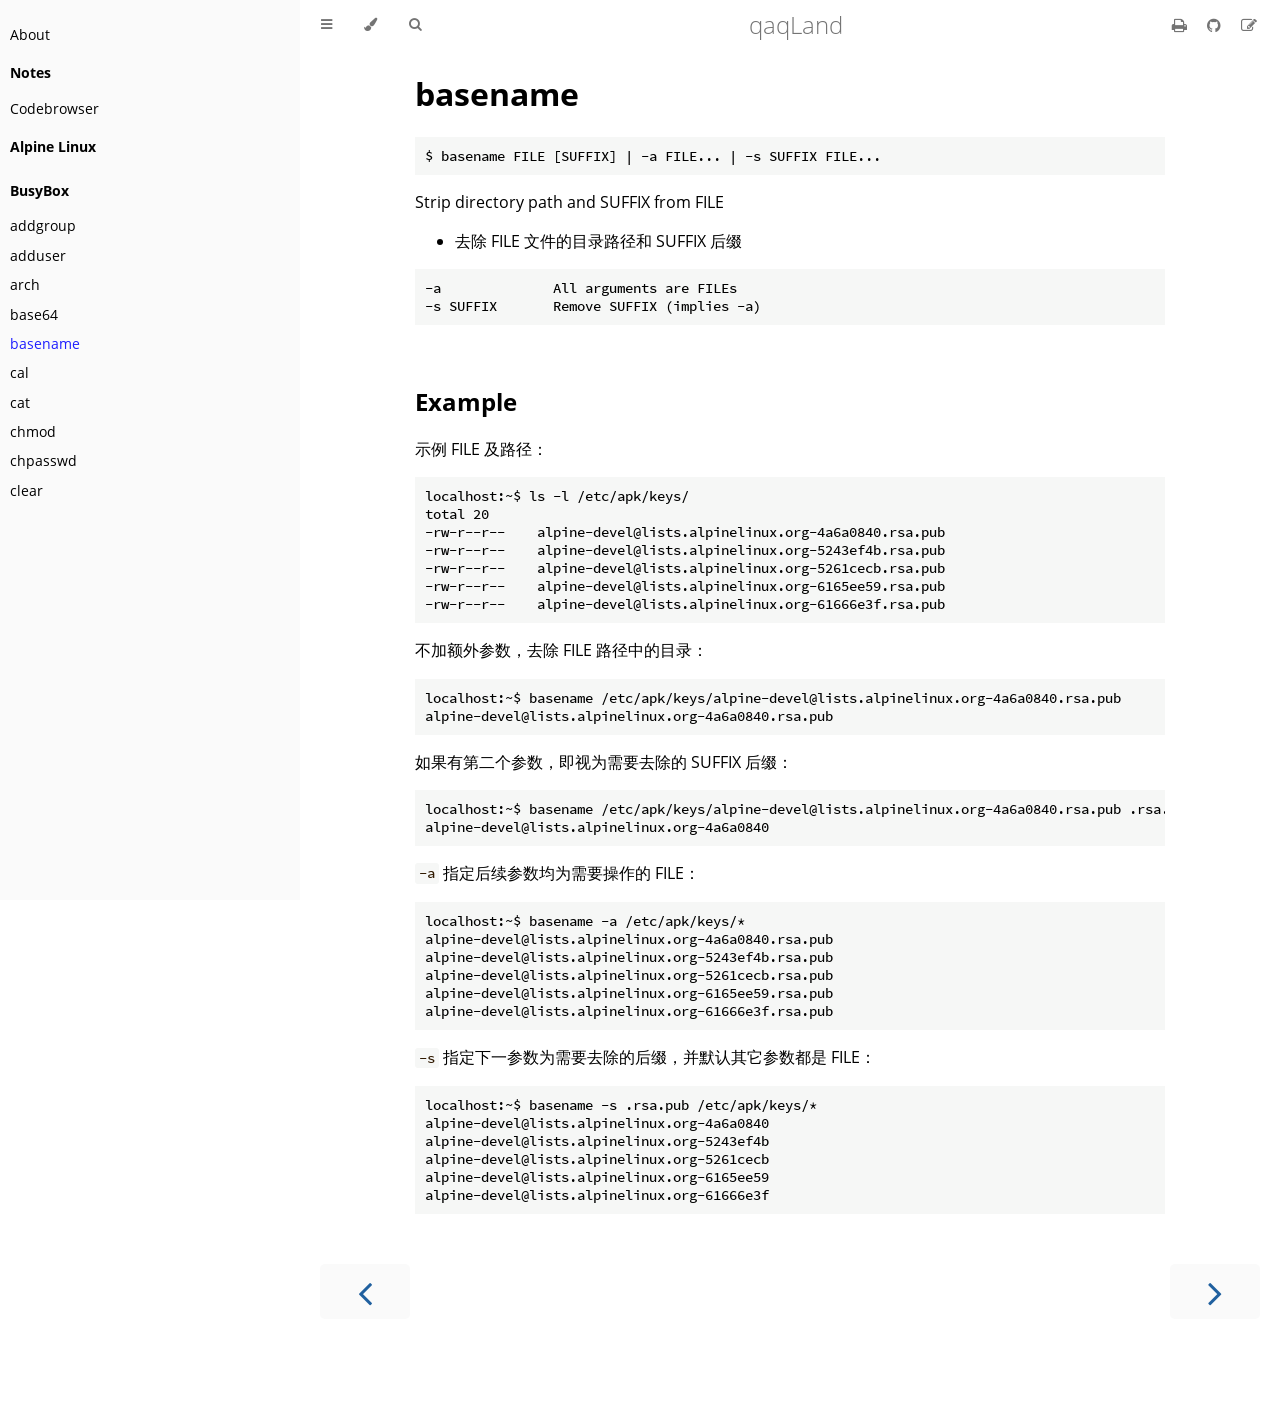
<file: busybox/basename.html>
<!DOCTYPE HTML>
<html lang="zh-Hans" class="sidebar-visible no-js light">
    <head>
        <!-- Book generated using mdBook -->
        <meta charset="UTF-8">
        <title>basename - qaqLand</title>


        <!-- Custom HTML head -->
        
        <meta name="description" content="Site for qaqland and his venlafaxine.">
        <meta name="viewport" content="width=device-width, initial-scale=1">
        <meta name="theme-color" content="#ffffff" />

        <link rel="icon" href="../favicon.svg">
        <link rel="shortcut icon" href="../favicon.png">
        <link rel="stylesheet" href="../css/variables.css">
        <link rel="stylesheet" href="../css/general.css">
        <link rel="stylesheet" href="../css/chrome.css">
        <link rel="stylesheet" href="../css/print.css" media="print">

        <!-- Fonts -->
        <link rel="stylesheet" href="../FontAwesome/css/font-awesome.css">
        <link rel="stylesheet" href="../fonts/fonts.css">

        <!-- Highlight.js Stylesheets -->
        <link rel="stylesheet" href="../highlight.css">
        <link rel="stylesheet" href="../tomorrow-night.css">
        <link rel="stylesheet" href="../ayu-highlight.css">

        <!-- Custom theme stylesheets -->

    </head>
    <body>
    <div id="body-container">
        <!-- Provide site root to javascript -->
        <script>
            var path_to_root = "../";
            var default_theme = window.matchMedia("(prefers-color-scheme: dark)").matches ? "navy" : "light";
        </script>

        <!-- Work around some values being stored in localStorage wrapped in quotes -->
        <script>
            try {
                var theme = localStorage.getItem('mdbook-theme');
                var sidebar = localStorage.getItem('mdbook-sidebar');

                if (theme.startsWith('"') && theme.endsWith('"')) {
                    localStorage.setItem('mdbook-theme', theme.slice(1, theme.length - 1));
                }

                if (sidebar.startsWith('"') && sidebar.endsWith('"')) {
                    localStorage.setItem('mdbook-sidebar', sidebar.slice(1, sidebar.length - 1));
                }
            } catch (e) { }
        </script>

        <!-- Set the theme before any content is loaded, prevents flash -->
        <script>
            var theme;
            try { theme = localStorage.getItem('mdbook-theme'); } catch(e) { }
            if (theme === null || theme === undefined) { theme = default_theme; }
            var html = document.querySelector('html');
            html.classList.remove('no-js')
            html.classList.remove('light')
            html.classList.add(theme);
            html.classList.add('js');
        </script>

        <!-- Hide / unhide sidebar before it is displayed -->
        <script>
            var html = document.querySelector('html');
            var sidebar = null;
            if (document.body.clientWidth >= 1080) {
                try { sidebar = localStorage.getItem('mdbook-sidebar'); } catch(e) { }
                sidebar = sidebar || 'visible';
            } else {
                sidebar = 'hidden';
            }
            html.classList.remove('sidebar-visible');
            html.classList.add("sidebar-" + sidebar);
        </script>

        <nav id="sidebar" class="sidebar" aria-label="Table of contents">
            <div class="sidebar-scrollbox">
                <ol class="chapter"><li class="chapter-item expanded "><a href="../index.html">About</a></li><li class="chapter-item expanded affix "><li class="part-title">Notes</li><li class="chapter-item expanded "><a href="../codebrowser.html">Codebrowser</a></li><li class="chapter-item expanded affix "><li class="part-title">Alpine Linux</li><li class="chapter-item expanded affix "><li class="part-title">BusyBox</li><li class="chapter-item expanded "><a href="../busybox/addgroup.html">addgroup</a></li><li class="chapter-item expanded "><a href="../busybox/adduser.html">adduser</a></li><li class="chapter-item expanded "><a href="../busybox/arch.html">arch</a></li><li class="chapter-item expanded "><a href="../busybox/base64.html">base64</a></li><li class="chapter-item expanded "><a href="../busybox/basename.html" class="active">basename</a></li><li class="chapter-item expanded "><a href="../busybox/cal.html">cal</a></li><li class="chapter-item expanded "><a href="../busybox/cat.html">cat</a></li><li class="chapter-item expanded "><a href="../busybox/chmod.html">chmod</a></li><li class="chapter-item expanded "><a href="../busybox/chpasswd.html">chpasswd</a></li><li class="chapter-item expanded "><a href="../busybox/clear.html">clear</a></li></ol>
            </div>
            <div id="sidebar-resize-handle" class="sidebar-resize-handle"></div>
        </nav>

        <div id="page-wrapper" class="page-wrapper">

            <div class="page">
                                <div id="menu-bar-hover-placeholder"></div>
                <div id="menu-bar" class="menu-bar sticky bordered">
                    <div class="left-buttons">
                        <button id="sidebar-toggle" class="icon-button" type="button" title="Toggle Table of Contents" aria-label="Toggle Table of Contents" aria-controls="sidebar">
                            <i class="fa fa-bars"></i>
                        </button>
                        <button id="theme-toggle" class="icon-button" type="button" title="Change theme" aria-label="Change theme" aria-haspopup="true" aria-expanded="false" aria-controls="theme-list">
                            <i class="fa fa-paint-brush"></i>
                        </button>
                        <ul id="theme-list" class="theme-popup" aria-label="Themes" role="menu">
                            <li role="none"><button role="menuitem" class="theme" id="light">Light</button></li>
                            <li role="none"><button role="menuitem" class="theme" id="rust">Rust</button></li>
                            <li role="none"><button role="menuitem" class="theme" id="coal">Coal</button></li>
                            <li role="none"><button role="menuitem" class="theme" id="navy">Navy</button></li>
                            <li role="none"><button role="menuitem" class="theme" id="ayu">Ayu</button></li>
                        </ul>
                        <button id="search-toggle" class="icon-button" type="button" title="Search. (Shortkey: s)" aria-label="Toggle Searchbar" aria-expanded="false" aria-keyshortcuts="S" aria-controls="searchbar">
                            <i class="fa fa-search"></i>
                        </button>
                    </div>

                    <h1 class="menu-title">qaqLand</h1>

                    <div class="right-buttons">
                        <a href="../print.html" title="Print this book" aria-label="Print this book">
                            <i id="print-button" class="fa fa-print"></i>
                        </a>
                        <a href="https://github.com/qaqland/qaqland" title="Git repository" aria-label="Git repository">
                            <i id="git-repository-button" class="fa fa-github"></i>
                        </a>
                        <a href="https://github.com/qaqland/qaqland/edit/main/src/busybox/basename.md" title="Suggest an edit" aria-label="Suggest an edit">
                            <i id="git-edit-button" class="fa fa-edit"></i>
                        </a>

                    </div>
                </div>

                <div id="search-wrapper" class="hidden">
                    <form id="searchbar-outer" class="searchbar-outer">
                        <input type="search" id="searchbar" name="searchbar" placeholder="Search this book ..." aria-controls="searchresults-outer" aria-describedby="searchresults-header">
                    </form>
                    <div id="searchresults-outer" class="searchresults-outer hidden">
                        <div id="searchresults-header" class="searchresults-header"></div>
                        <ul id="searchresults">
                        </ul>
                    </div>
                </div>

                <!-- Apply ARIA attributes after the sidebar and the sidebar toggle button are added to the DOM -->
                <script>
                    document.getElementById('sidebar-toggle').setAttribute('aria-expanded', sidebar === 'visible');
                    document.getElementById('sidebar').setAttribute('aria-hidden', sidebar !== 'visible');
                    Array.from(document.querySelectorAll('#sidebar a')).forEach(function(link) {
                        link.setAttribute('tabIndex', sidebar === 'visible' ? 0 : -1);
                    });
                </script>

                <div id="content" class="content">
                    <main>
                        <h1 id="basename"><a class="header" href="#basename">basename</a></h1>
<pre><code class="language-sh">$ basename FILE [SUFFIX] | -a FILE... | -s SUFFIX FILE...
</code></pre>
<p>Strip directory path and SUFFIX from FILE</p>
<ul>
<li>去除 FILE 文件的目录路径和 SUFFIX 后缀</li>
</ul>
<pre><code class="language-sh">-a              All arguments are FILEs
-s SUFFIX       Remove SUFFIX (implies -a)
</code></pre>
<h2 id="example"><a class="header" href="#example">Example</a></h2>
<p>示例 FILE 及路径：</p>
<pre><code class="language-sh">localhost:~$ ls -l /etc/apk/keys/
total 20
-rw-r--r--    alpine-devel@lists.alpinelinux.org-4a6a0840.rsa.pub
-rw-r--r--    alpine-devel@lists.alpinelinux.org-5243ef4b.rsa.pub
-rw-r--r--    alpine-devel@lists.alpinelinux.org-5261cecb.rsa.pub
-rw-r--r--    alpine-devel@lists.alpinelinux.org-6165ee59.rsa.pub
-rw-r--r--    alpine-devel@lists.alpinelinux.org-61666e3f.rsa.pub
</code></pre>
<p>不加额外参数，去除 FILE 路径中的目录：</p>
<pre><code class="language-sh">localhost:~$ basename /etc/apk/keys/alpine-devel@lists.alpinelinux.org-4a6a0840.rsa.pub
alpine-devel@lists.alpinelinux.org-4a6a0840.rsa.pub
</code></pre>
<p>如果有第二个参数，即视为需要去除的 SUFFIX 后缀：</p>
<pre><code class="language-sh">localhost:~$ basename /etc/apk/keys/alpine-devel@lists.alpinelinux.org-4a6a0840.rsa.pub .rsa.pub
alpine-devel@lists.alpinelinux.org-4a6a0840
</code></pre>
<p><code>-a</code> 指定后续参数均为需要操作的 FILE：</p>
<pre><code class="language-sh">localhost:~$ basename -a /etc/apk/keys/*
alpine-devel@lists.alpinelinux.org-4a6a0840.rsa.pub
alpine-devel@lists.alpinelinux.org-5243ef4b.rsa.pub
alpine-devel@lists.alpinelinux.org-5261cecb.rsa.pub
alpine-devel@lists.alpinelinux.org-6165ee59.rsa.pub
alpine-devel@lists.alpinelinux.org-61666e3f.rsa.pub
</code></pre>
<p><code>-s</code> 指定下一参数为需要去除的后缀，并默认其它参数都是 FILE：</p>
<pre><code class="language-sh">localhost:~$ basename -s .rsa.pub /etc/apk/keys/*
alpine-devel@lists.alpinelinux.org-4a6a0840
alpine-devel@lists.alpinelinux.org-5243ef4b
alpine-devel@lists.alpinelinux.org-5261cecb
alpine-devel@lists.alpinelinux.org-6165ee59
alpine-devel@lists.alpinelinux.org-61666e3f
</code></pre>

                    </main>

                    <nav class="nav-wrapper" aria-label="Page navigation">
                        <!-- Mobile navigation buttons -->
                            <a rel="prev" href="../busybox/base64.html" class="mobile-nav-chapters previous" title="Previous chapter" aria-label="Previous chapter" aria-keyshortcuts="Left">
                                <i class="fa fa-angle-left"></i>
                            </a>

                            <a rel="next" href="../busybox/cal.html" class="mobile-nav-chapters next" title="Next chapter" aria-label="Next chapter" aria-keyshortcuts="Right">
                                <i class="fa fa-angle-right"></i>
                            </a>

                        <div style="clear: both"></div>
                    </nav>
                </div>
            </div>

            <nav class="nav-wide-wrapper" aria-label="Page navigation">
                    <a rel="prev" href="../busybox/base64.html" class="nav-chapters previous" title="Previous chapter" aria-label="Previous chapter" aria-keyshortcuts="Left">
                        <i class="fa fa-angle-left"></i>
                    </a>

                    <a rel="next" href="../busybox/cal.html" class="nav-chapters next" title="Next chapter" aria-label="Next chapter" aria-keyshortcuts="Right">
                        <i class="fa fa-angle-right"></i>
                    </a>
            </nav>

        </div>




        <script>
            window.playground_copyable = true;
        </script>


        <script src="../elasticlunr.min.js"></script>
        <script src="../mark.min.js"></script>
        <script src="../searcher.js"></script>

        <script src="../clipboard.min.js"></script>
        <script src="../highlight.js"></script>
        <script src="../book.js"></script>

        <!-- Custom JS scripts -->


    </div>
    </body>
</html>
</file>
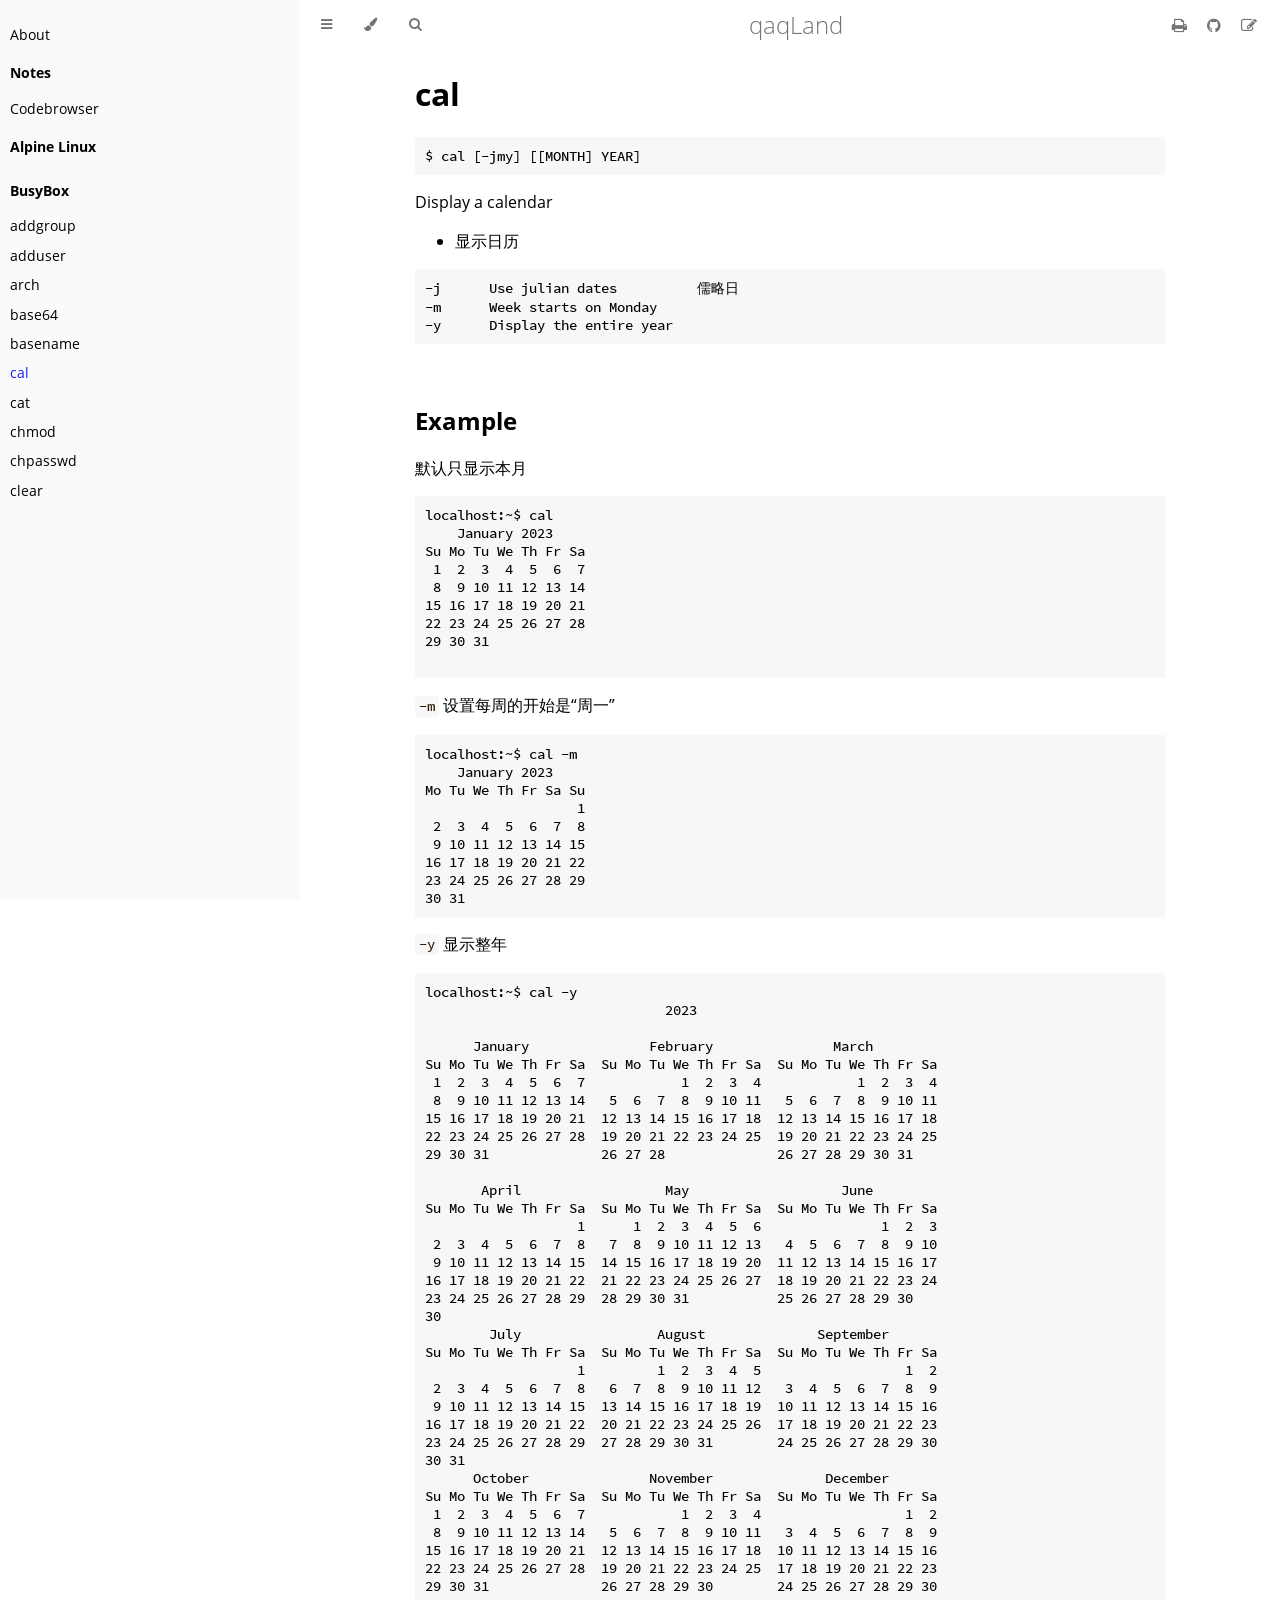
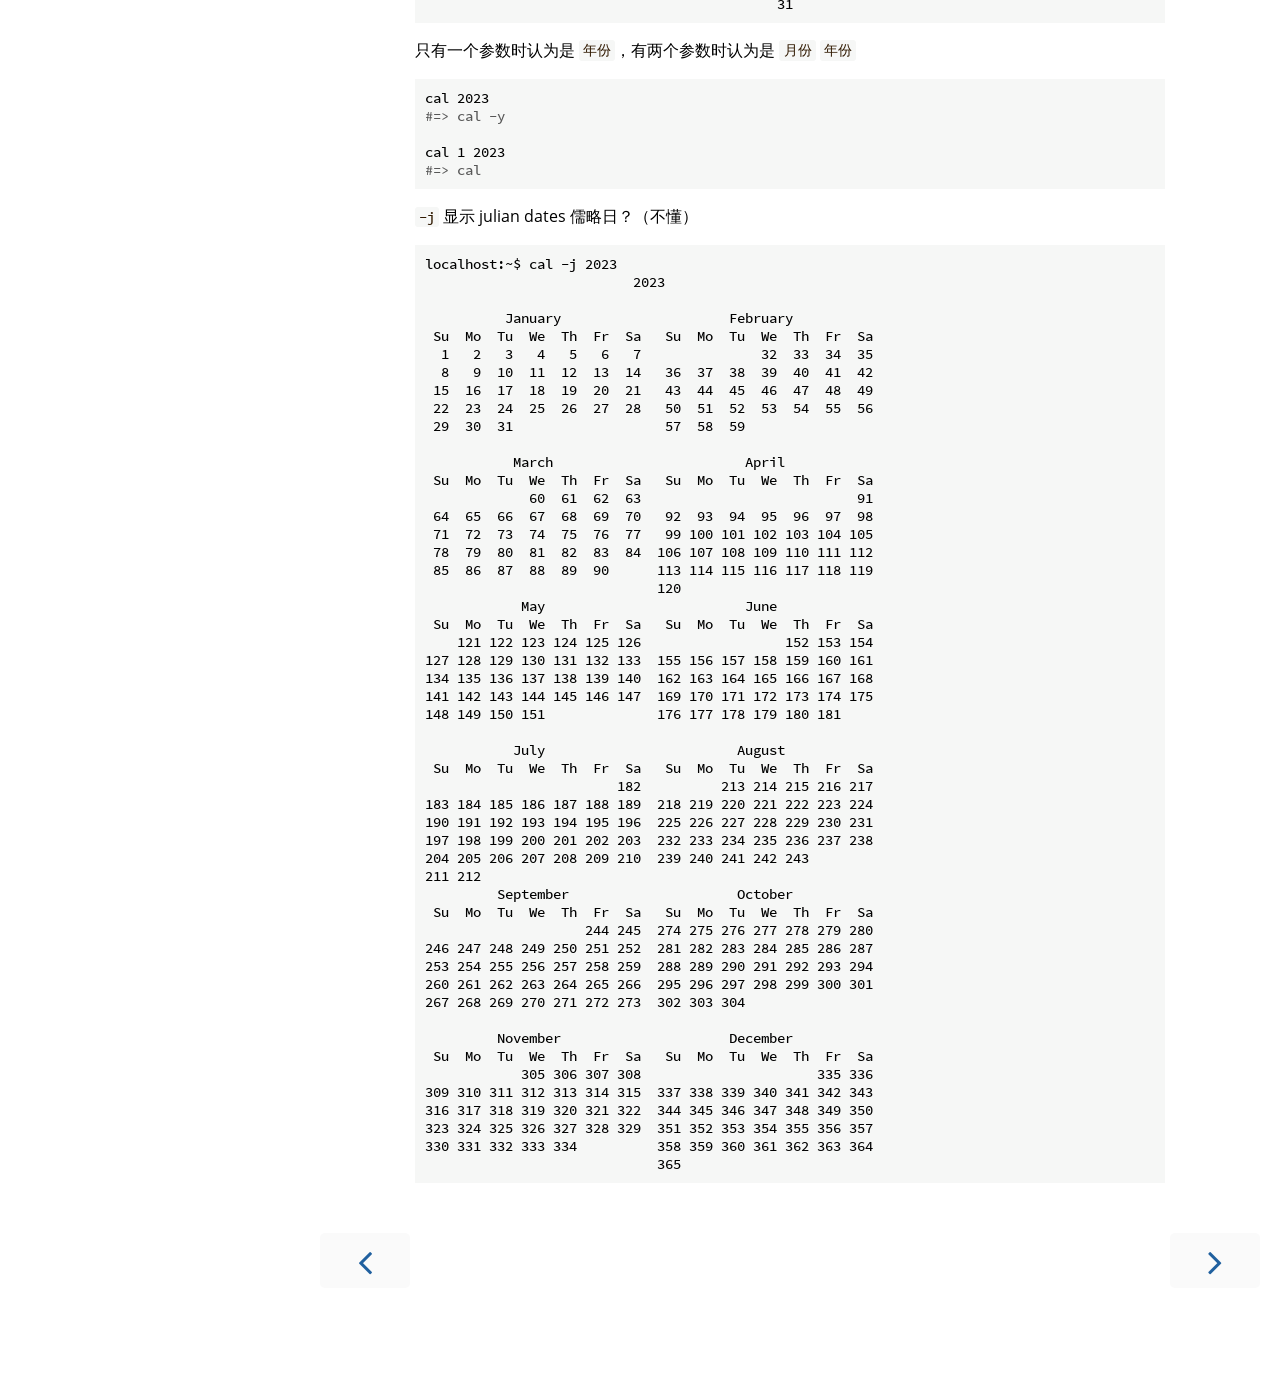
<file: busybox/cal.html>
<!DOCTYPE HTML>
<html lang="zh-Hans" class="sidebar-visible no-js light">
    <head>
        <!-- Book generated using mdBook -->
        <meta charset="UTF-8">
        <title>cal - qaqLand</title>


        <!-- Custom HTML head -->
        
        <meta name="description" content="Site for qaqland and his venlafaxine.">
        <meta name="viewport" content="width=device-width, initial-scale=1">
        <meta name="theme-color" content="#ffffff" />

        <link rel="icon" href="../favicon.svg">
        <link rel="shortcut icon" href="../favicon.png">
        <link rel="stylesheet" href="../css/variables.css">
        <link rel="stylesheet" href="../css/general.css">
        <link rel="stylesheet" href="../css/chrome.css">
        <link rel="stylesheet" href="../css/print.css" media="print">

        <!-- Fonts -->
        <link rel="stylesheet" href="../FontAwesome/css/font-awesome.css">
        <link rel="stylesheet" href="../fonts/fonts.css">

        <!-- Highlight.js Stylesheets -->
        <link rel="stylesheet" href="../highlight.css">
        <link rel="stylesheet" href="../tomorrow-night.css">
        <link rel="stylesheet" href="../ayu-highlight.css">

        <!-- Custom theme stylesheets -->

    </head>
    <body>
    <div id="body-container">
        <!-- Provide site root to javascript -->
        <script>
            var path_to_root = "../";
            var default_theme = window.matchMedia("(prefers-color-scheme: dark)").matches ? "navy" : "light";
        </script>

        <!-- Work around some values being stored in localStorage wrapped in quotes -->
        <script>
            try {
                var theme = localStorage.getItem('mdbook-theme');
                var sidebar = localStorage.getItem('mdbook-sidebar');

                if (theme.startsWith('"') && theme.endsWith('"')) {
                    localStorage.setItem('mdbook-theme', theme.slice(1, theme.length - 1));
                }

                if (sidebar.startsWith('"') && sidebar.endsWith('"')) {
                    localStorage.setItem('mdbook-sidebar', sidebar.slice(1, sidebar.length - 1));
                }
            } catch (e) { }
        </script>

        <!-- Set the theme before any content is loaded, prevents flash -->
        <script>
            var theme;
            try { theme = localStorage.getItem('mdbook-theme'); } catch(e) { }
            if (theme === null || theme === undefined) { theme = default_theme; }
            var html = document.querySelector('html');
            html.classList.remove('no-js')
            html.classList.remove('light')
            html.classList.add(theme);
            html.classList.add('js');
        </script>

        <!-- Hide / unhide sidebar before it is displayed -->
        <script>
            var html = document.querySelector('html');
            var sidebar = null;
            if (document.body.clientWidth >= 1080) {
                try { sidebar = localStorage.getItem('mdbook-sidebar'); } catch(e) { }
                sidebar = sidebar || 'visible';
            } else {
                sidebar = 'hidden';
            }
            html.classList.remove('sidebar-visible');
            html.classList.add("sidebar-" + sidebar);
        </script>

        <nav id="sidebar" class="sidebar" aria-label="Table of contents">
            <div class="sidebar-scrollbox">
                <ol class="chapter"><li class="chapter-item expanded "><a href="../index.html">About</a></li><li class="chapter-item expanded affix "><li class="part-title">Notes</li><li class="chapter-item expanded "><a href="../codebrowser.html">Codebrowser</a></li><li class="chapter-item expanded affix "><li class="part-title">Alpine Linux</li><li class="chapter-item expanded affix "><li class="part-title">BusyBox</li><li class="chapter-item expanded "><a href="../busybox/addgroup.html">addgroup</a></li><li class="chapter-item expanded "><a href="../busybox/adduser.html">adduser</a></li><li class="chapter-item expanded "><a href="../busybox/arch.html">arch</a></li><li class="chapter-item expanded "><a href="../busybox/base64.html">base64</a></li><li class="chapter-item expanded "><a href="../busybox/basename.html">basename</a></li><li class="chapter-item expanded "><a href="../busybox/cal.html" class="active">cal</a></li><li class="chapter-item expanded "><a href="../busybox/cat.html">cat</a></li><li class="chapter-item expanded "><a href="../busybox/chmod.html">chmod</a></li><li class="chapter-item expanded "><a href="../busybox/chpasswd.html">chpasswd</a></li><li class="chapter-item expanded "><a href="../busybox/clear.html">clear</a></li></ol>
            </div>
            <div id="sidebar-resize-handle" class="sidebar-resize-handle"></div>
        </nav>

        <div id="page-wrapper" class="page-wrapper">

            <div class="page">
                                <div id="menu-bar-hover-placeholder"></div>
                <div id="menu-bar" class="menu-bar sticky bordered">
                    <div class="left-buttons">
                        <button id="sidebar-toggle" class="icon-button" type="button" title="Toggle Table of Contents" aria-label="Toggle Table of Contents" aria-controls="sidebar">
                            <i class="fa fa-bars"></i>
                        </button>
                        <button id="theme-toggle" class="icon-button" type="button" title="Change theme" aria-label="Change theme" aria-haspopup="true" aria-expanded="false" aria-controls="theme-list">
                            <i class="fa fa-paint-brush"></i>
                        </button>
                        <ul id="theme-list" class="theme-popup" aria-label="Themes" role="menu">
                            <li role="none"><button role="menuitem" class="theme" id="light">Light</button></li>
                            <li role="none"><button role="menuitem" class="theme" id="rust">Rust</button></li>
                            <li role="none"><button role="menuitem" class="theme" id="coal">Coal</button></li>
                            <li role="none"><button role="menuitem" class="theme" id="navy">Navy</button></li>
                            <li role="none"><button role="menuitem" class="theme" id="ayu">Ayu</button></li>
                        </ul>
                        <button id="search-toggle" class="icon-button" type="button" title="Search. (Shortkey: s)" aria-label="Toggle Searchbar" aria-expanded="false" aria-keyshortcuts="S" aria-controls="searchbar">
                            <i class="fa fa-search"></i>
                        </button>
                    </div>

                    <h1 class="menu-title">qaqLand</h1>

                    <div class="right-buttons">
                        <a href="../print.html" title="Print this book" aria-label="Print this book">
                            <i id="print-button" class="fa fa-print"></i>
                        </a>
                        <a href="https://github.com/qaqland/qaqland" title="Git repository" aria-label="Git repository">
                            <i id="git-repository-button" class="fa fa-github"></i>
                        </a>
                        <a href="https://github.com/qaqland/qaqland/edit/main/src/busybox/cal.md" title="Suggest an edit" aria-label="Suggest an edit">
                            <i id="git-edit-button" class="fa fa-edit"></i>
                        </a>

                    </div>
                </div>

                <div id="search-wrapper" class="hidden">
                    <form id="searchbar-outer" class="searchbar-outer">
                        <input type="search" id="searchbar" name="searchbar" placeholder="Search this book ..." aria-controls="searchresults-outer" aria-describedby="searchresults-header">
                    </form>
                    <div id="searchresults-outer" class="searchresults-outer hidden">
                        <div id="searchresults-header" class="searchresults-header"></div>
                        <ul id="searchresults">
                        </ul>
                    </div>
                </div>

                <!-- Apply ARIA attributes after the sidebar and the sidebar toggle button are added to the DOM -->
                <script>
                    document.getElementById('sidebar-toggle').setAttribute('aria-expanded', sidebar === 'visible');
                    document.getElementById('sidebar').setAttribute('aria-hidden', sidebar !== 'visible');
                    Array.from(document.querySelectorAll('#sidebar a')).forEach(function(link) {
                        link.setAttribute('tabIndex', sidebar === 'visible' ? 0 : -1);
                    });
                </script>

                <div id="content" class="content">
                    <main>
                        <h1 id="cal"><a class="header" href="#cal">cal</a></h1>
<pre><code class="language-sh">$ cal [-jmy] [[MONTH] YEAR]
</code></pre>
<p>Display a calendar</p>
<ul>
<li>显示日历</li>
</ul>
<pre><code class="language-sh">-j      Use julian dates          儒略日
-m      Week starts on Monday
-y      Display the entire year
</code></pre>
<h2 id="example"><a class="header" href="#example">Example</a></h2>
<p>默认只显示本月</p>
<pre><code class="language-sh">localhost:~$ cal
    January 2023
Su Mo Tu We Th Fr Sa
 1  2  3  4  5  6  7
 8  9 10 11 12 13 14
15 16 17 18 19 20 21
22 23 24 25 26 27 28
29 30 31

</code></pre>
<p><code>-m</code> 设置每周的开始是“周一”</p>
<pre><code class="language-sh">localhost:~$ cal -m
    January 2023
Mo Tu We Th Fr Sa Su
                   1
 2  3  4  5  6  7  8
 9 10 11 12 13 14 15
16 17 18 19 20 21 22
23 24 25 26 27 28 29
30 31
</code></pre>
<p><code>-y</code> 显示整年</p>
<pre><code class="language-sh">localhost:~$ cal -y
                              2023

      January               February               March
Su Mo Tu We Th Fr Sa  Su Mo Tu We Th Fr Sa  Su Mo Tu We Th Fr Sa
 1  2  3  4  5  6  7            1  2  3  4            1  2  3  4
 8  9 10 11 12 13 14   5  6  7  8  9 10 11   5  6  7  8  9 10 11
15 16 17 18 19 20 21  12 13 14 15 16 17 18  12 13 14 15 16 17 18
22 23 24 25 26 27 28  19 20 21 22 23 24 25  19 20 21 22 23 24 25
29 30 31              26 27 28              26 27 28 29 30 31

       April                  May                   June
Su Mo Tu We Th Fr Sa  Su Mo Tu We Th Fr Sa  Su Mo Tu We Th Fr Sa
                   1      1  2  3  4  5  6               1  2  3
 2  3  4  5  6  7  8   7  8  9 10 11 12 13   4  5  6  7  8  9 10
 9 10 11 12 13 14 15  14 15 16 17 18 19 20  11 12 13 14 15 16 17
16 17 18 19 20 21 22  21 22 23 24 25 26 27  18 19 20 21 22 23 24
23 24 25 26 27 28 29  28 29 30 31           25 26 27 28 29 30
30
        July                 August              September
Su Mo Tu We Th Fr Sa  Su Mo Tu We Th Fr Sa  Su Mo Tu We Th Fr Sa
                   1         1  2  3  4  5                  1  2
 2  3  4  5  6  7  8   6  7  8  9 10 11 12   3  4  5  6  7  8  9
 9 10 11 12 13 14 15  13 14 15 16 17 18 19  10 11 12 13 14 15 16
16 17 18 19 20 21 22  20 21 22 23 24 25 26  17 18 19 20 21 22 23
23 24 25 26 27 28 29  27 28 29 30 31        24 25 26 27 28 29 30
30 31
      October               November              December
Su Mo Tu We Th Fr Sa  Su Mo Tu We Th Fr Sa  Su Mo Tu We Th Fr Sa
 1  2  3  4  5  6  7            1  2  3  4                  1  2
 8  9 10 11 12 13 14   5  6  7  8  9 10 11   3  4  5  6  7  8  9
15 16 17 18 19 20 21  12 13 14 15 16 17 18  10 11 12 13 14 15 16
22 23 24 25 26 27 28  19 20 21 22 23 24 25  17 18 19 20 21 22 23
29 30 31              26 27 28 29 30        24 25 26 27 28 29 30
                                            31
</code></pre>
<p>只有一个参数时认为是 <code>年份</code>，有两个参数时认为是 <code>月份</code> <code>年份</code></p>
<pre><code class="language-sh">cal 2023
#=&gt; cal -y

cal 1 2023
#=&gt; cal
</code></pre>
<p><code>-j</code> 显示 julian dates 儒略日？（不懂）</p>
<pre><code class="language-sh">localhost:~$ cal -j 2023
                          2023

          January                     February
 Su  Mo  Tu  We  Th  Fr  Sa   Su  Mo  Tu  We  Th  Fr  Sa
  1   2   3   4   5   6   7               32  33  34  35
  8   9  10  11  12  13  14   36  37  38  39  40  41  42
 15  16  17  18  19  20  21   43  44  45  46  47  48  49
 22  23  24  25  26  27  28   50  51  52  53  54  55  56
 29  30  31                   57  58  59

           March                        April
 Su  Mo  Tu  We  Th  Fr  Sa   Su  Mo  Tu  We  Th  Fr  Sa
             60  61  62  63                           91
 64  65  66  67  68  69  70   92  93  94  95  96  97  98
 71  72  73  74  75  76  77   99 100 101 102 103 104 105
 78  79  80  81  82  83  84  106 107 108 109 110 111 112
 85  86  87  88  89  90      113 114 115 116 117 118 119
                             120
            May                         June
 Su  Mo  Tu  We  Th  Fr  Sa   Su  Mo  Tu  We  Th  Fr  Sa
    121 122 123 124 125 126                  152 153 154
127 128 129 130 131 132 133  155 156 157 158 159 160 161
134 135 136 137 138 139 140  162 163 164 165 166 167 168
141 142 143 144 145 146 147  169 170 171 172 173 174 175
148 149 150 151              176 177 178 179 180 181

           July                        August
 Su  Mo  Tu  We  Th  Fr  Sa   Su  Mo  Tu  We  Th  Fr  Sa
                        182          213 214 215 216 217
183 184 185 186 187 188 189  218 219 220 221 222 223 224
190 191 192 193 194 195 196  225 226 227 228 229 230 231
197 198 199 200 201 202 203  232 233 234 235 236 237 238
204 205 206 207 208 209 210  239 240 241 242 243
211 212
         September                     October
 Su  Mo  Tu  We  Th  Fr  Sa   Su  Mo  Tu  We  Th  Fr  Sa
                    244 245  274 275 276 277 278 279 280
246 247 248 249 250 251 252  281 282 283 284 285 286 287
253 254 255 256 257 258 259  288 289 290 291 292 293 294
260 261 262 263 264 265 266  295 296 297 298 299 300 301
267 268 269 270 271 272 273  302 303 304

         November                     December
 Su  Mo  Tu  We  Th  Fr  Sa   Su  Mo  Tu  We  Th  Fr  Sa
            305 306 307 308                      335 336
309 310 311 312 313 314 315  337 338 339 340 341 342 343
316 317 318 319 320 321 322  344 345 346 347 348 349 350
323 324 325 326 327 328 329  351 352 353 354 355 356 357
330 331 332 333 334          358 359 360 361 362 363 364
                             365
</code></pre>

                    </main>

                    <nav class="nav-wrapper" aria-label="Page navigation">
                        <!-- Mobile navigation buttons -->
                            <a rel="prev" href="../busybox/basename.html" class="mobile-nav-chapters previous" title="Previous chapter" aria-label="Previous chapter" aria-keyshortcuts="Left">
                                <i class="fa fa-angle-left"></i>
                            </a>

                            <a rel="next" href="../busybox/cat.html" class="mobile-nav-chapters next" title="Next chapter" aria-label="Next chapter" aria-keyshortcuts="Right">
                                <i class="fa fa-angle-right"></i>
                            </a>

                        <div style="clear: both"></div>
                    </nav>
                </div>
            </div>

            <nav class="nav-wide-wrapper" aria-label="Page navigation">
                    <a rel="prev" href="../busybox/basename.html" class="nav-chapters previous" title="Previous chapter" aria-label="Previous chapter" aria-keyshortcuts="Left">
                        <i class="fa fa-angle-left"></i>
                    </a>

                    <a rel="next" href="../busybox/cat.html" class="nav-chapters next" title="Next chapter" aria-label="Next chapter" aria-keyshortcuts="Right">
                        <i class="fa fa-angle-right"></i>
                    </a>
            </nav>

        </div>




        <script>
            window.playground_copyable = true;
        </script>


        <script src="../elasticlunr.min.js"></script>
        <script src="../mark.min.js"></script>
        <script src="../searcher.js"></script>

        <script src="../clipboard.min.js"></script>
        <script src="../highlight.js"></script>
        <script src="../book.js"></script>

        <!-- Custom JS scripts -->


    </div>
    </body>
</html>
</file>
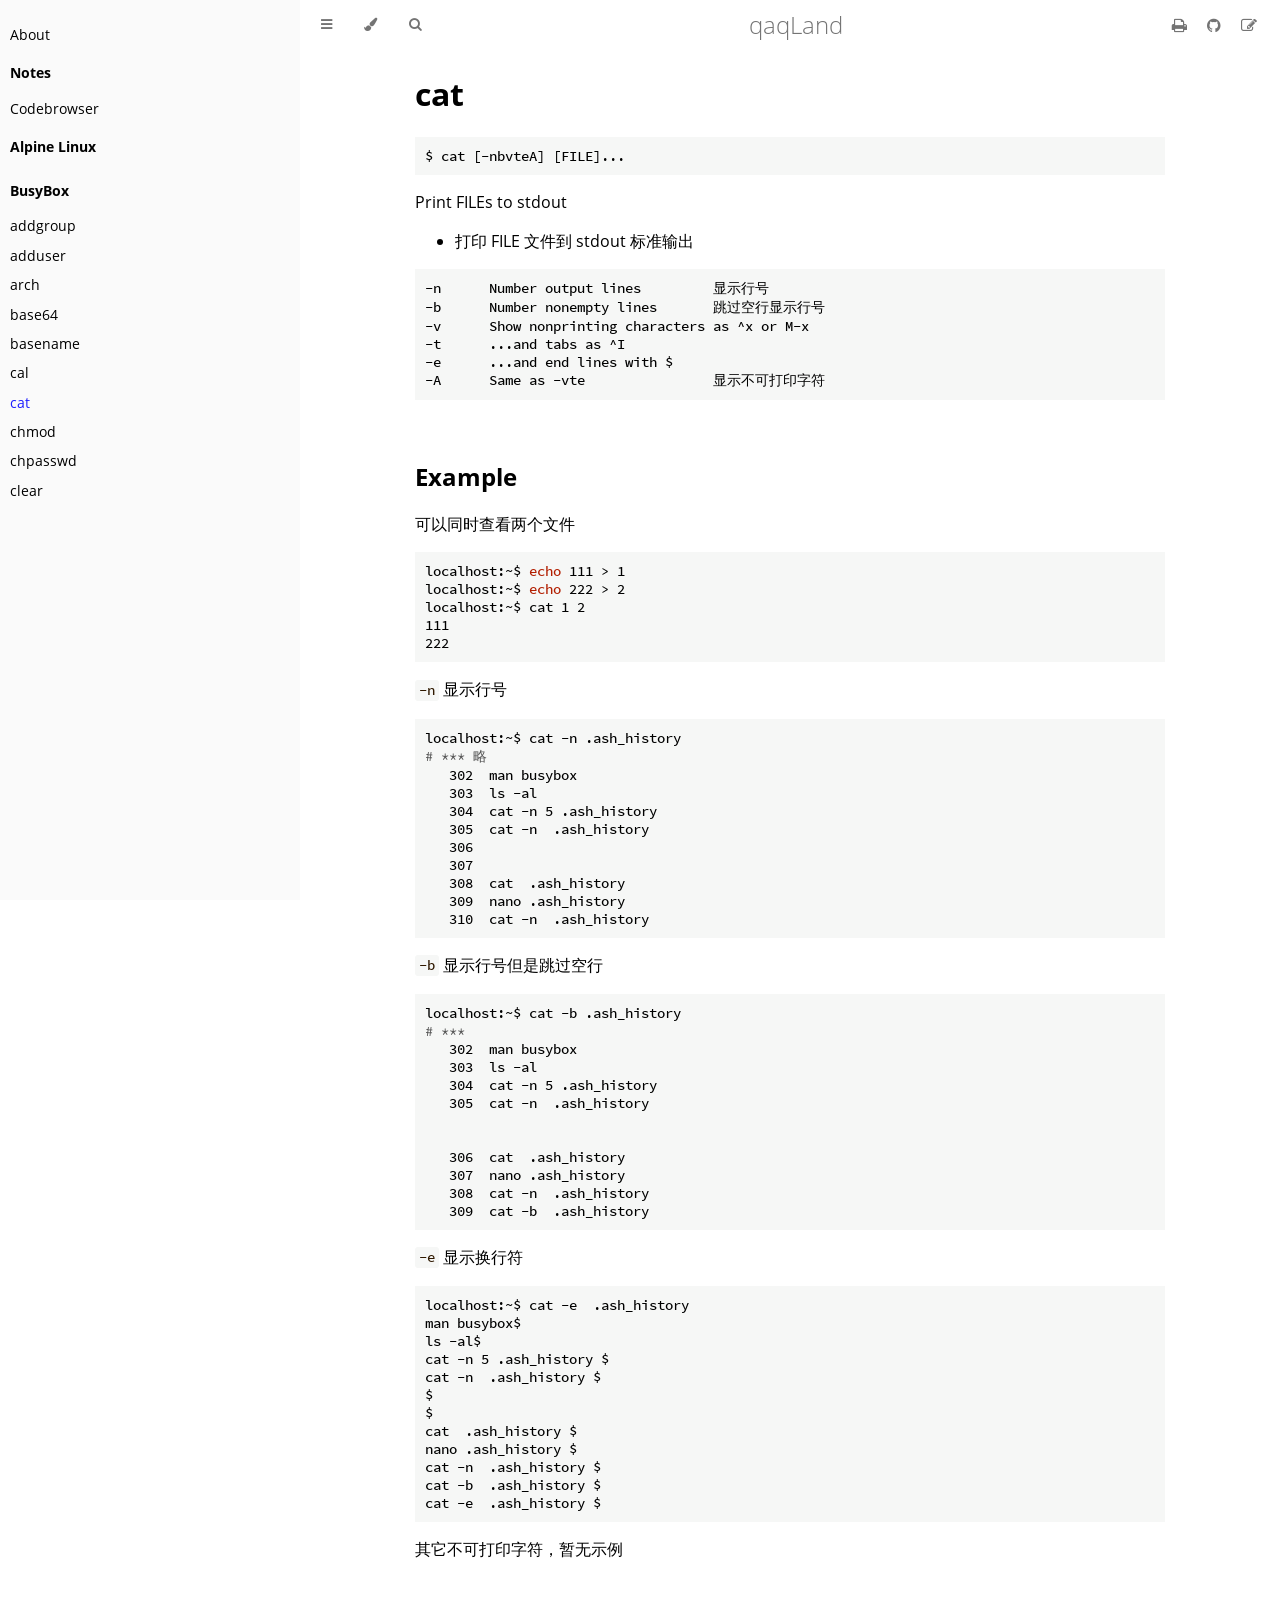
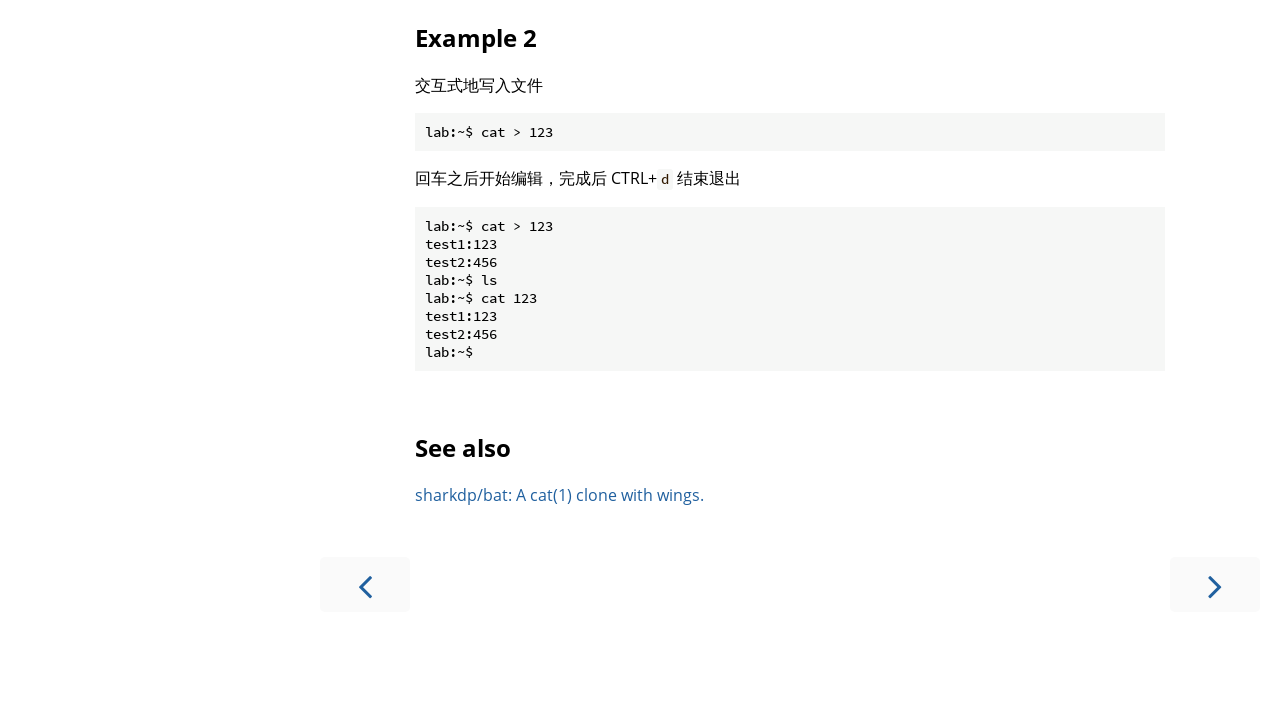
<file: busybox/cat.html>
<!DOCTYPE HTML>
<html lang="zh-Hans" class="sidebar-visible no-js light">
    <head>
        <!-- Book generated using mdBook -->
        <meta charset="UTF-8">
        <title>cat - qaqLand</title>


        <!-- Custom HTML head -->
        
        <meta name="description" content="Site for qaqland and his venlafaxine.">
        <meta name="viewport" content="width=device-width, initial-scale=1">
        <meta name="theme-color" content="#ffffff" />

        <link rel="icon" href="../favicon.svg">
        <link rel="shortcut icon" href="../favicon.png">
        <link rel="stylesheet" href="../css/variables.css">
        <link rel="stylesheet" href="../css/general.css">
        <link rel="stylesheet" href="../css/chrome.css">
        <link rel="stylesheet" href="../css/print.css" media="print">

        <!-- Fonts -->
        <link rel="stylesheet" href="../FontAwesome/css/font-awesome.css">
        <link rel="stylesheet" href="../fonts/fonts.css">

        <!-- Highlight.js Stylesheets -->
        <link rel="stylesheet" href="../highlight.css">
        <link rel="stylesheet" href="../tomorrow-night.css">
        <link rel="stylesheet" href="../ayu-highlight.css">

        <!-- Custom theme stylesheets -->

    </head>
    <body>
    <div id="body-container">
        <!-- Provide site root to javascript -->
        <script>
            var path_to_root = "../";
            var default_theme = window.matchMedia("(prefers-color-scheme: dark)").matches ? "navy" : "light";
        </script>

        <!-- Work around some values being stored in localStorage wrapped in quotes -->
        <script>
            try {
                var theme = localStorage.getItem('mdbook-theme');
                var sidebar = localStorage.getItem('mdbook-sidebar');

                if (theme.startsWith('"') && theme.endsWith('"')) {
                    localStorage.setItem('mdbook-theme', theme.slice(1, theme.length - 1));
                }

                if (sidebar.startsWith('"') && sidebar.endsWith('"')) {
                    localStorage.setItem('mdbook-sidebar', sidebar.slice(1, sidebar.length - 1));
                }
            } catch (e) { }
        </script>

        <!-- Set the theme before any content is loaded, prevents flash -->
        <script>
            var theme;
            try { theme = localStorage.getItem('mdbook-theme'); } catch(e) { }
            if (theme === null || theme === undefined) { theme = default_theme; }
            var html = document.querySelector('html');
            html.classList.remove('no-js')
            html.classList.remove('light')
            html.classList.add(theme);
            html.classList.add('js');
        </script>

        <!-- Hide / unhide sidebar before it is displayed -->
        <script>
            var html = document.querySelector('html');
            var sidebar = null;
            if (document.body.clientWidth >= 1080) {
                try { sidebar = localStorage.getItem('mdbook-sidebar'); } catch(e) { }
                sidebar = sidebar || 'visible';
            } else {
                sidebar = 'hidden';
            }
            html.classList.remove('sidebar-visible');
            html.classList.add("sidebar-" + sidebar);
        </script>

        <nav id="sidebar" class="sidebar" aria-label="Table of contents">
            <div class="sidebar-scrollbox">
                <ol class="chapter"><li class="chapter-item expanded "><a href="../index.html">About</a></li><li class="chapter-item expanded affix "><li class="part-title">Notes</li><li class="chapter-item expanded "><a href="../codebrowser.html">Codebrowser</a></li><li class="chapter-item expanded affix "><li class="part-title">Alpine Linux</li><li class="chapter-item expanded affix "><li class="part-title">BusyBox</li><li class="chapter-item expanded "><a href="../busybox/addgroup.html">addgroup</a></li><li class="chapter-item expanded "><a href="../busybox/adduser.html">adduser</a></li><li class="chapter-item expanded "><a href="../busybox/arch.html">arch</a></li><li class="chapter-item expanded "><a href="../busybox/base64.html">base64</a></li><li class="chapter-item expanded "><a href="../busybox/basename.html">basename</a></li><li class="chapter-item expanded "><a href="../busybox/cal.html">cal</a></li><li class="chapter-item expanded "><a href="../busybox/cat.html" class="active">cat</a></li><li class="chapter-item expanded "><a href="../busybox/chmod.html">chmod</a></li><li class="chapter-item expanded "><a href="../busybox/chpasswd.html">chpasswd</a></li><li class="chapter-item expanded "><a href="../busybox/clear.html">clear</a></li></ol>
            </div>
            <div id="sidebar-resize-handle" class="sidebar-resize-handle"></div>
        </nav>

        <div id="page-wrapper" class="page-wrapper">

            <div class="page">
                                <div id="menu-bar-hover-placeholder"></div>
                <div id="menu-bar" class="menu-bar sticky bordered">
                    <div class="left-buttons">
                        <button id="sidebar-toggle" class="icon-button" type="button" title="Toggle Table of Contents" aria-label="Toggle Table of Contents" aria-controls="sidebar">
                            <i class="fa fa-bars"></i>
                        </button>
                        <button id="theme-toggle" class="icon-button" type="button" title="Change theme" aria-label="Change theme" aria-haspopup="true" aria-expanded="false" aria-controls="theme-list">
                            <i class="fa fa-paint-brush"></i>
                        </button>
                        <ul id="theme-list" class="theme-popup" aria-label="Themes" role="menu">
                            <li role="none"><button role="menuitem" class="theme" id="light">Light</button></li>
                            <li role="none"><button role="menuitem" class="theme" id="rust">Rust</button></li>
                            <li role="none"><button role="menuitem" class="theme" id="coal">Coal</button></li>
                            <li role="none"><button role="menuitem" class="theme" id="navy">Navy</button></li>
                            <li role="none"><button role="menuitem" class="theme" id="ayu">Ayu</button></li>
                        </ul>
                        <button id="search-toggle" class="icon-button" type="button" title="Search. (Shortkey: s)" aria-label="Toggle Searchbar" aria-expanded="false" aria-keyshortcuts="S" aria-controls="searchbar">
                            <i class="fa fa-search"></i>
                        </button>
                    </div>

                    <h1 class="menu-title">qaqLand</h1>

                    <div class="right-buttons">
                        <a href="../print.html" title="Print this book" aria-label="Print this book">
                            <i id="print-button" class="fa fa-print"></i>
                        </a>
                        <a href="https://github.com/qaqland/qaqland" title="Git repository" aria-label="Git repository">
                            <i id="git-repository-button" class="fa fa-github"></i>
                        </a>
                        <a href="https://github.com/qaqland/qaqland/edit/main/src/busybox/cat.md" title="Suggest an edit" aria-label="Suggest an edit">
                            <i id="git-edit-button" class="fa fa-edit"></i>
                        </a>

                    </div>
                </div>

                <div id="search-wrapper" class="hidden">
                    <form id="searchbar-outer" class="searchbar-outer">
                        <input type="search" id="searchbar" name="searchbar" placeholder="Search this book ..." aria-controls="searchresults-outer" aria-describedby="searchresults-header">
                    </form>
                    <div id="searchresults-outer" class="searchresults-outer hidden">
                        <div id="searchresults-header" class="searchresults-header"></div>
                        <ul id="searchresults">
                        </ul>
                    </div>
                </div>

                <!-- Apply ARIA attributes after the sidebar and the sidebar toggle button are added to the DOM -->
                <script>
                    document.getElementById('sidebar-toggle').setAttribute('aria-expanded', sidebar === 'visible');
                    document.getElementById('sidebar').setAttribute('aria-hidden', sidebar !== 'visible');
                    Array.from(document.querySelectorAll('#sidebar a')).forEach(function(link) {
                        link.setAttribute('tabIndex', sidebar === 'visible' ? 0 : -1);
                    });
                </script>

                <div id="content" class="content">
                    <main>
                        <h1 id="cat"><a class="header" href="#cat">cat</a></h1>
<pre><code class="language-sh">$ cat [-nbvteA] [FILE]...
</code></pre>
<p>Print FILEs to stdout</p>
<ul>
<li>打印 FILE 文件到 stdout 标准输出</li>
</ul>
<pre><code class="language-sh">-n      Number output lines         显示行号
-b      Number nonempty lines       跳过空行显示行号
-v      Show nonprinting characters as ^x or M-x
-t      ...and tabs as ^I
-e      ...and end lines with $
-A      Same as -vte                显示不可打印字符
</code></pre>
<h2 id="example"><a class="header" href="#example">Example</a></h2>
<p>可以同时查看两个文件</p>
<pre><code class="language-sh">localhost:~$ echo 111 &gt; 1
localhost:~$ echo 222 &gt; 2
localhost:~$ cat 1 2
111
222
</code></pre>
<p><code>-n</code> 显示行号</p>
<pre><code class="language-sh">localhost:~$ cat -n .ash_history
# *** 略
   302  man busybox
   303  ls -al
   304  cat -n 5 .ash_history
   305  cat -n  .ash_history
   306
   307
   308  cat  .ash_history
   309  nano .ash_history
   310  cat -n  .ash_history
</code></pre>
<p><code>-b</code> 显示行号但是跳过空行</p>
<pre><code class="language-sh">localhost:~$ cat -b .ash_history
# ***
   302  man busybox
   303  ls -al
   304  cat -n 5 .ash_history
   305  cat -n  .ash_history


   306  cat  .ash_history
   307  nano .ash_history
   308  cat -n  .ash_history
   309  cat -b  .ash_history
</code></pre>
<p><code>-e</code> 显示换行符</p>
<pre><code class="language-sh">localhost:~$ cat -e  .ash_history
man busybox$
ls -al$
cat -n 5 .ash_history $
cat -n  .ash_history $
$
$
cat  .ash_history $
nano .ash_history $
cat -n  .ash_history $
cat -b  .ash_history $
cat -e  .ash_history $
</code></pre>
<p>其它不可打印字符，暂无示例</p>
<h2 id="example-2"><a class="header" href="#example-2">Example 2</a></h2>
<p>交互式地写入文件</p>
<pre><code class="language-sh">lab:~$ cat &gt; 123
</code></pre>
<p>回车之后开始编辑，完成后 CTRL+<code>d</code> 结束退出</p>
<pre><code class="language-sh">lab:~$ cat &gt; 123
test1:123
test2:456
lab:~$ ls
lab:~$ cat 123
test1:123
test2:456
lab:~$
</code></pre>
<h2 id="see-also"><a class="header" href="#see-also">See also</a></h2>
<p><a href="https://github.com/sharkdp/bat">sharkdp/bat: A cat(1) clone with wings.</a></p>

                    </main>

                    <nav class="nav-wrapper" aria-label="Page navigation">
                        <!-- Mobile navigation buttons -->
                            <a rel="prev" href="../busybox/cal.html" class="mobile-nav-chapters previous" title="Previous chapter" aria-label="Previous chapter" aria-keyshortcuts="Left">
                                <i class="fa fa-angle-left"></i>
                            </a>

                            <a rel="next" href="../busybox/chmod.html" class="mobile-nav-chapters next" title="Next chapter" aria-label="Next chapter" aria-keyshortcuts="Right">
                                <i class="fa fa-angle-right"></i>
                            </a>

                        <div style="clear: both"></div>
                    </nav>
                </div>
            </div>

            <nav class="nav-wide-wrapper" aria-label="Page navigation">
                    <a rel="prev" href="../busybox/cal.html" class="nav-chapters previous" title="Previous chapter" aria-label="Previous chapter" aria-keyshortcuts="Left">
                        <i class="fa fa-angle-left"></i>
                    </a>

                    <a rel="next" href="../busybox/chmod.html" class="nav-chapters next" title="Next chapter" aria-label="Next chapter" aria-keyshortcuts="Right">
                        <i class="fa fa-angle-right"></i>
                    </a>
            </nav>

        </div>




        <script>
            window.playground_copyable = true;
        </script>


        <script src="../elasticlunr.min.js"></script>
        <script src="../mark.min.js"></script>
        <script src="../searcher.js"></script>

        <script src="../clipboard.min.js"></script>
        <script src="../highlight.js"></script>
        <script src="../book.js"></script>

        <!-- Custom JS scripts -->


    </div>
    </body>
</html>
</file>
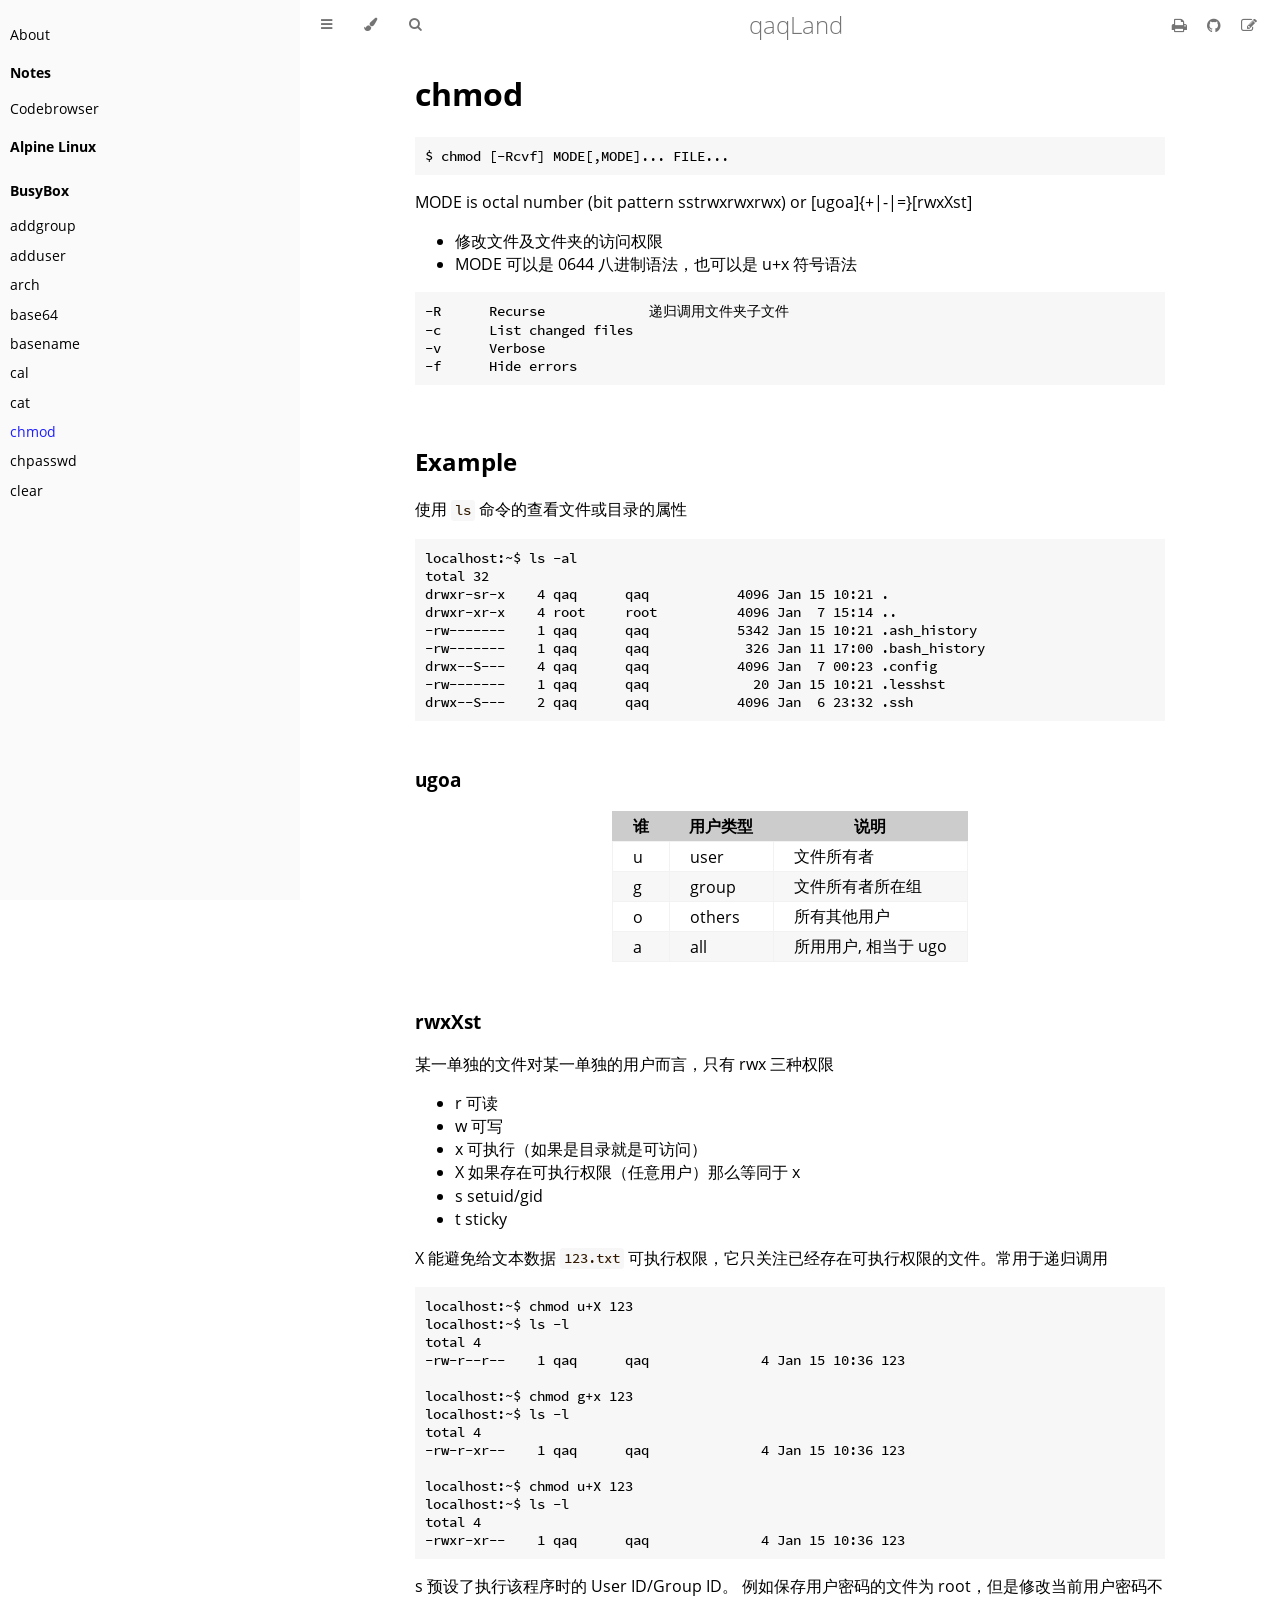
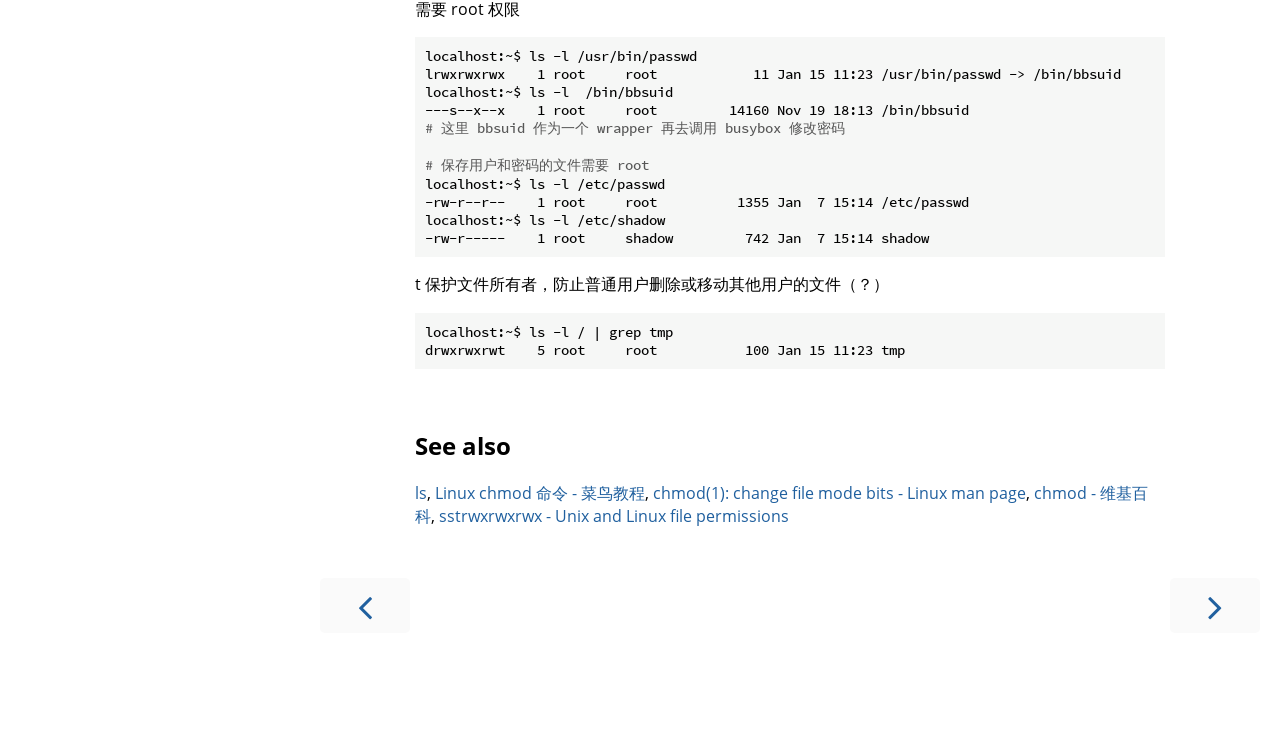
<file: busybox/chmod.html>
<!DOCTYPE HTML>
<html lang="zh-Hans" class="sidebar-visible no-js light">
    <head>
        <!-- Book generated using mdBook -->
        <meta charset="UTF-8">
        <title>chmod - qaqLand</title>


        <!-- Custom HTML head -->
        
        <meta name="description" content="Site for qaqland and his venlafaxine.">
        <meta name="viewport" content="width=device-width, initial-scale=1">
        <meta name="theme-color" content="#ffffff" />

        <link rel="icon" href="../favicon.svg">
        <link rel="shortcut icon" href="../favicon.png">
        <link rel="stylesheet" href="../css/variables.css">
        <link rel="stylesheet" href="../css/general.css">
        <link rel="stylesheet" href="../css/chrome.css">
        <link rel="stylesheet" href="../css/print.css" media="print">

        <!-- Fonts -->
        <link rel="stylesheet" href="../FontAwesome/css/font-awesome.css">
        <link rel="stylesheet" href="../fonts/fonts.css">

        <!-- Highlight.js Stylesheets -->
        <link rel="stylesheet" href="../highlight.css">
        <link rel="stylesheet" href="../tomorrow-night.css">
        <link rel="stylesheet" href="../ayu-highlight.css">

        <!-- Custom theme stylesheets -->

    </head>
    <body>
    <div id="body-container">
        <!-- Provide site root to javascript -->
        <script>
            var path_to_root = "../";
            var default_theme = window.matchMedia("(prefers-color-scheme: dark)").matches ? "navy" : "light";
        </script>

        <!-- Work around some values being stored in localStorage wrapped in quotes -->
        <script>
            try {
                var theme = localStorage.getItem('mdbook-theme');
                var sidebar = localStorage.getItem('mdbook-sidebar');

                if (theme.startsWith('"') && theme.endsWith('"')) {
                    localStorage.setItem('mdbook-theme', theme.slice(1, theme.length - 1));
                }

                if (sidebar.startsWith('"') && sidebar.endsWith('"')) {
                    localStorage.setItem('mdbook-sidebar', sidebar.slice(1, sidebar.length - 1));
                }
            } catch (e) { }
        </script>

        <!-- Set the theme before any content is loaded, prevents flash -->
        <script>
            var theme;
            try { theme = localStorage.getItem('mdbook-theme'); } catch(e) { }
            if (theme === null || theme === undefined) { theme = default_theme; }
            var html = document.querySelector('html');
            html.classList.remove('no-js')
            html.classList.remove('light')
            html.classList.add(theme);
            html.classList.add('js');
        </script>

        <!-- Hide / unhide sidebar before it is displayed -->
        <script>
            var html = document.querySelector('html');
            var sidebar = null;
            if (document.body.clientWidth >= 1080) {
                try { sidebar = localStorage.getItem('mdbook-sidebar'); } catch(e) { }
                sidebar = sidebar || 'visible';
            } else {
                sidebar = 'hidden';
            }
            html.classList.remove('sidebar-visible');
            html.classList.add("sidebar-" + sidebar);
        </script>

        <nav id="sidebar" class="sidebar" aria-label="Table of contents">
            <div class="sidebar-scrollbox">
                <ol class="chapter"><li class="chapter-item expanded "><a href="../index.html">About</a></li><li class="chapter-item expanded affix "><li class="part-title">Notes</li><li class="chapter-item expanded "><a href="../codebrowser.html">Codebrowser</a></li><li class="chapter-item expanded affix "><li class="part-title">Alpine Linux</li><li class="chapter-item expanded affix "><li class="part-title">BusyBox</li><li class="chapter-item expanded "><a href="../busybox/addgroup.html">addgroup</a></li><li class="chapter-item expanded "><a href="../busybox/adduser.html">adduser</a></li><li class="chapter-item expanded "><a href="../busybox/arch.html">arch</a></li><li class="chapter-item expanded "><a href="../busybox/base64.html">base64</a></li><li class="chapter-item expanded "><a href="../busybox/basename.html">basename</a></li><li class="chapter-item expanded "><a href="../busybox/cal.html">cal</a></li><li class="chapter-item expanded "><a href="../busybox/cat.html">cat</a></li><li class="chapter-item expanded "><a href="../busybox/chmod.html" class="active">chmod</a></li><li class="chapter-item expanded "><a href="../busybox/chpasswd.html">chpasswd</a></li><li class="chapter-item expanded "><a href="../busybox/clear.html">clear</a></li></ol>
            </div>
            <div id="sidebar-resize-handle" class="sidebar-resize-handle"></div>
        </nav>

        <div id="page-wrapper" class="page-wrapper">

            <div class="page">
                                <div id="menu-bar-hover-placeholder"></div>
                <div id="menu-bar" class="menu-bar sticky bordered">
                    <div class="left-buttons">
                        <button id="sidebar-toggle" class="icon-button" type="button" title="Toggle Table of Contents" aria-label="Toggle Table of Contents" aria-controls="sidebar">
                            <i class="fa fa-bars"></i>
                        </button>
                        <button id="theme-toggle" class="icon-button" type="button" title="Change theme" aria-label="Change theme" aria-haspopup="true" aria-expanded="false" aria-controls="theme-list">
                            <i class="fa fa-paint-brush"></i>
                        </button>
                        <ul id="theme-list" class="theme-popup" aria-label="Themes" role="menu">
                            <li role="none"><button role="menuitem" class="theme" id="light">Light</button></li>
                            <li role="none"><button role="menuitem" class="theme" id="rust">Rust</button></li>
                            <li role="none"><button role="menuitem" class="theme" id="coal">Coal</button></li>
                            <li role="none"><button role="menuitem" class="theme" id="navy">Navy</button></li>
                            <li role="none"><button role="menuitem" class="theme" id="ayu">Ayu</button></li>
                        </ul>
                        <button id="search-toggle" class="icon-button" type="button" title="Search. (Shortkey: s)" aria-label="Toggle Searchbar" aria-expanded="false" aria-keyshortcuts="S" aria-controls="searchbar">
                            <i class="fa fa-search"></i>
                        </button>
                    </div>

                    <h1 class="menu-title">qaqLand</h1>

                    <div class="right-buttons">
                        <a href="../print.html" title="Print this book" aria-label="Print this book">
                            <i id="print-button" class="fa fa-print"></i>
                        </a>
                        <a href="https://github.com/qaqland/qaqland" title="Git repository" aria-label="Git repository">
                            <i id="git-repository-button" class="fa fa-github"></i>
                        </a>
                        <a href="https://github.com/qaqland/qaqland/edit/main/src/busybox/chmod.md" title="Suggest an edit" aria-label="Suggest an edit">
                            <i id="git-edit-button" class="fa fa-edit"></i>
                        </a>

                    </div>
                </div>

                <div id="search-wrapper" class="hidden">
                    <form id="searchbar-outer" class="searchbar-outer">
                        <input type="search" id="searchbar" name="searchbar" placeholder="Search this book ..." aria-controls="searchresults-outer" aria-describedby="searchresults-header">
                    </form>
                    <div id="searchresults-outer" class="searchresults-outer hidden">
                        <div id="searchresults-header" class="searchresults-header"></div>
                        <ul id="searchresults">
                        </ul>
                    </div>
                </div>

                <!-- Apply ARIA attributes after the sidebar and the sidebar toggle button are added to the DOM -->
                <script>
                    document.getElementById('sidebar-toggle').setAttribute('aria-expanded', sidebar === 'visible');
                    document.getElementById('sidebar').setAttribute('aria-hidden', sidebar !== 'visible');
                    Array.from(document.querySelectorAll('#sidebar a')).forEach(function(link) {
                        link.setAttribute('tabIndex', sidebar === 'visible' ? 0 : -1);
                    });
                </script>

                <div id="content" class="content">
                    <main>
                        <h1 id="chmod"><a class="header" href="#chmod">chmod</a></h1>
<pre><code class="language-sh">$ chmod [-Rcvf] MODE[,MODE]... FILE...
</code></pre>
<p>MODE is octal number (bit pattern sstrwxrwxrwx) or [ugoa]{+|-|=}[rwxXst]</p>
<ul>
<li>修改文件及文件夹的访问权限</li>
<li>MODE 可以是 0644 八进制语法，也可以是 u+x 符号语法</li>
</ul>
<pre><code class="language-sh">-R      Recurse             递归调用文件夹子文件
-c      List changed files
-v      Verbose
-f      Hide errors
</code></pre>
<h2 id="example"><a class="header" href="#example">Example</a></h2>
<p>使用 <code>ls</code> 命令的查看文件或目录的属性</p>
<pre><code class="language-sh">localhost:~$ ls -al
total 32
drwxr-sr-x    4 qaq      qaq           4096 Jan 15 10:21 .
drwxr-xr-x    4 root     root          4096 Jan  7 15:14 ..
-rw-------    1 qaq      qaq           5342 Jan 15 10:21 .ash_history
-rw-------    1 qaq      qaq            326 Jan 11 17:00 .bash_history
drwx--S---    4 qaq      qaq           4096 Jan  7 00:23 .config
-rw-------    1 qaq      qaq             20 Jan 15 10:21 .lesshst
drwx--S---    2 qaq      qaq           4096 Jan  6 23:32 .ssh
</code></pre>
<h3 id="ugoa"><a class="header" href="#ugoa">ugoa</a></h3>
<div class="table-wrapper"><table><thead><tr><th>谁</th><th>用户类型</th><th>说明</th></tr></thead><tbody>
<tr><td>u</td><td>user</td><td>文件所有者</td></tr>
<tr><td>g</td><td>group</td><td>文件所有者所在组</td></tr>
<tr><td>o</td><td>others</td><td>所有其他用户</td></tr>
<tr><td>a</td><td>all</td><td>所用用户, 相当于 ugo</td></tr>
</tbody></table>
</div>
<h3 id="rwxxst"><a class="header" href="#rwxxst">rwxXst</a></h3>
<p>某一单独的文件对某一单独的用户而言，只有 rwx 三种权限</p>
<ul>
<li>r 可读</li>
<li>w 可写</li>
<li>x 可执行（如果是目录就是可访问）</li>
<li>X 如果存在可执行权限（任意用户）那么等同于 x</li>
<li>s setuid/gid</li>
<li>t sticky</li>
</ul>
<p>X 能避免给文本数据 <code>123.txt</code> 可执行权限，它只关注已经存在可执行权限的文件。常用于递归调用</p>
<pre><code class="language-sh">localhost:~$ chmod u+X 123
localhost:~$ ls -l
total 4
-rw-r--r--    1 qaq      qaq              4 Jan 15 10:36 123

localhost:~$ chmod g+x 123
localhost:~$ ls -l
total 4
-rw-r-xr--    1 qaq      qaq              4 Jan 15 10:36 123

localhost:~$ chmod u+X 123
localhost:~$ ls -l
total 4
-rwxr-xr--    1 qaq      qaq              4 Jan 15 10:36 123
</code></pre>
<p>s 预设了执行该程序时的 User ID/Group ID。
例如保存用户密码的文件为 root，但是修改当前用户密码不需要 root 权限</p>
<pre><code class="language-sh">localhost:~$ ls -l /usr/bin/passwd
lrwxrwxrwx    1 root     root            11 Jan 15 11:23 /usr/bin/passwd -&gt; /bin/bbsuid
localhost:~$ ls -l  /bin/bbsuid
---s--x--x    1 root     root         14160 Nov 19 18:13 /bin/bbsuid
# 这里 bbsuid 作为一个 wrapper 再去调用 busybox 修改密码

# 保存用户和密码的文件需要 root
localhost:~$ ls -l /etc/passwd
-rw-r--r--    1 root     root          1355 Jan  7 15:14 /etc/passwd
localhost:~$ ls -l /etc/shadow
-rw-r-----    1 root     shadow         742 Jan  7 15:14 shadow
</code></pre>
<p>t 保护文件所有者，防止普通用户删除或移动其他用户的文件（？）</p>
<pre><code class="language-sh">localhost:~$ ls -l / | grep tmp
drwxrwxrwt    5 root     root           100 Jan 15 11:23 tmp
</code></pre>
<h2 id="see-also"><a class="header" href="#see-also">See also</a></h2>
<p><a href="./ls.html">ls</a>,
<a href="https://www.runoob.com/linux/linux-comm-chmod.html">Linux chmod 命令 - 菜鸟教程</a>,
<a href="https://linux.die.net/man/1/chmod">chmod(1): change file mode bits - Linux man page</a>,
<a href="https://zh.wikipedia.org/zh-cn/Chmod">chmod - 维基百科</a>,
<a href="http://www.wellho.net/mouth/1902_sstrwxrwxrwx-Unix-and-Linux-file-permissions.html">sstrwxrwxrwx - Unix and Linux file permissions</a></p>

                    </main>

                    <nav class="nav-wrapper" aria-label="Page navigation">
                        <!-- Mobile navigation buttons -->
                            <a rel="prev" href="../busybox/cat.html" class="mobile-nav-chapters previous" title="Previous chapter" aria-label="Previous chapter" aria-keyshortcuts="Left">
                                <i class="fa fa-angle-left"></i>
                            </a>

                            <a rel="next" href="../busybox/chpasswd.html" class="mobile-nav-chapters next" title="Next chapter" aria-label="Next chapter" aria-keyshortcuts="Right">
                                <i class="fa fa-angle-right"></i>
                            </a>

                        <div style="clear: both"></div>
                    </nav>
                </div>
            </div>

            <nav class="nav-wide-wrapper" aria-label="Page navigation">
                    <a rel="prev" href="../busybox/cat.html" class="nav-chapters previous" title="Previous chapter" aria-label="Previous chapter" aria-keyshortcuts="Left">
                        <i class="fa fa-angle-left"></i>
                    </a>

                    <a rel="next" href="../busybox/chpasswd.html" class="nav-chapters next" title="Next chapter" aria-label="Next chapter" aria-keyshortcuts="Right">
                        <i class="fa fa-angle-right"></i>
                    </a>
            </nav>

        </div>




        <script>
            window.playground_copyable = true;
        </script>


        <script src="../elasticlunr.min.js"></script>
        <script src="../mark.min.js"></script>
        <script src="../searcher.js"></script>

        <script src="../clipboard.min.js"></script>
        <script src="../highlight.js"></script>
        <script src="../book.js"></script>

        <!-- Custom JS scripts -->


    </div>
    </body>
</html>
</file>
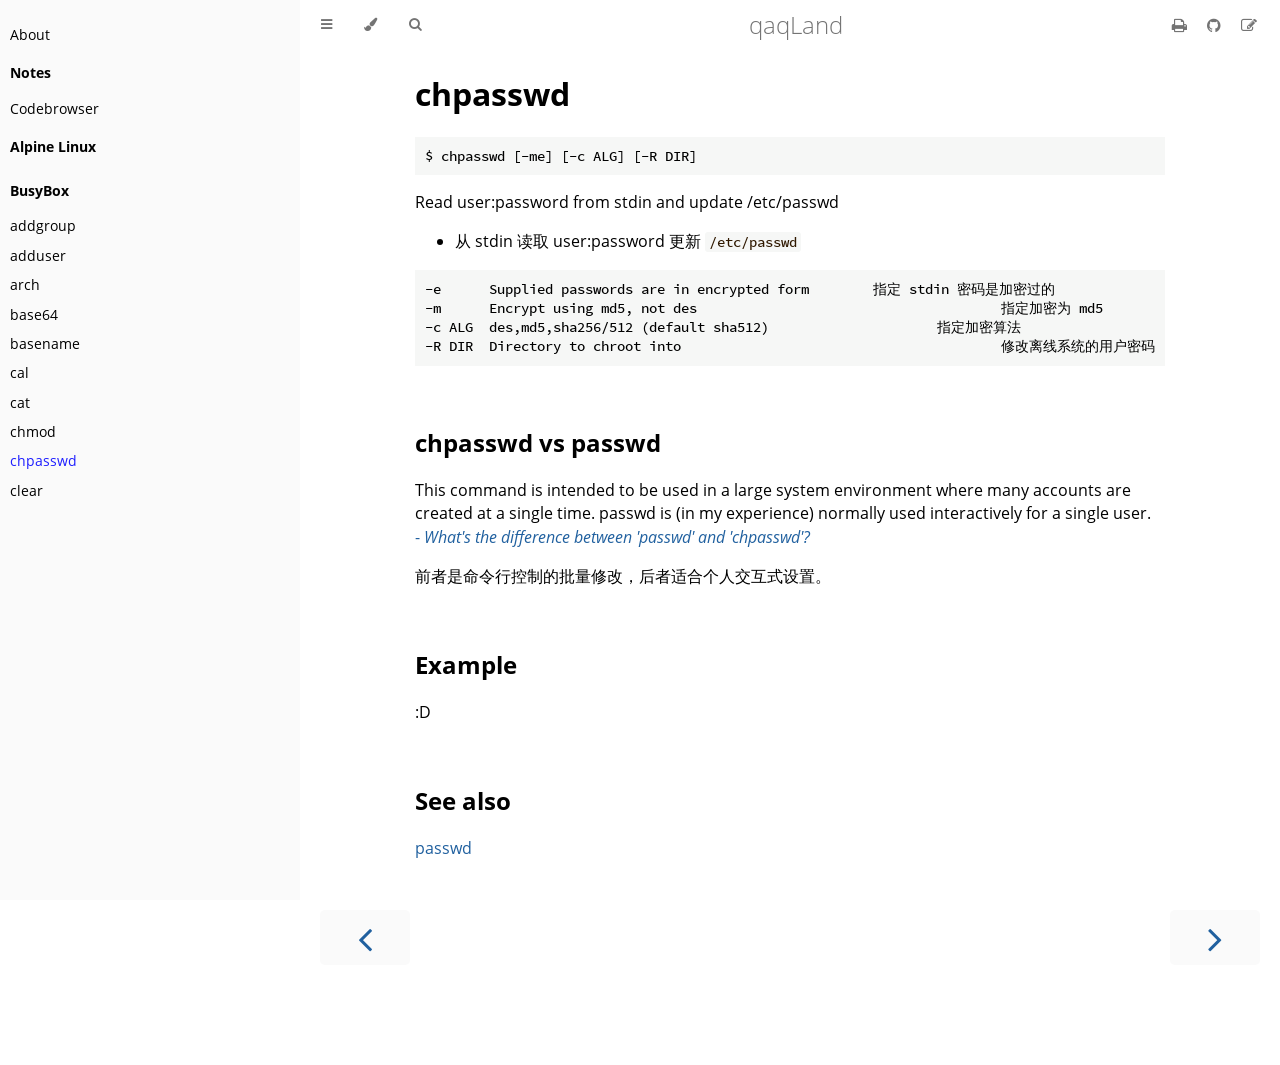
<file: busybox/chpasswd.html>
<!DOCTYPE HTML>
<html lang="zh-Hans" class="sidebar-visible no-js light">
    <head>
        <!-- Book generated using mdBook -->
        <meta charset="UTF-8">
        <title>chpasswd - qaqLand</title>


        <!-- Custom HTML head -->
        
        <meta name="description" content="Site for qaqland and his venlafaxine.">
        <meta name="viewport" content="width=device-width, initial-scale=1">
        <meta name="theme-color" content="#ffffff" />

        <link rel="icon" href="../favicon.svg">
        <link rel="shortcut icon" href="../favicon.png">
        <link rel="stylesheet" href="../css/variables.css">
        <link rel="stylesheet" href="../css/general.css">
        <link rel="stylesheet" href="../css/chrome.css">
        <link rel="stylesheet" href="../css/print.css" media="print">

        <!-- Fonts -->
        <link rel="stylesheet" href="../FontAwesome/css/font-awesome.css">
        <link rel="stylesheet" href="../fonts/fonts.css">

        <!-- Highlight.js Stylesheets -->
        <link rel="stylesheet" href="../highlight.css">
        <link rel="stylesheet" href="../tomorrow-night.css">
        <link rel="stylesheet" href="../ayu-highlight.css">

        <!-- Custom theme stylesheets -->

    </head>
    <body>
    <div id="body-container">
        <!-- Provide site root to javascript -->
        <script>
            var path_to_root = "../";
            var default_theme = window.matchMedia("(prefers-color-scheme: dark)").matches ? "navy" : "light";
        </script>

        <!-- Work around some values being stored in localStorage wrapped in quotes -->
        <script>
            try {
                var theme = localStorage.getItem('mdbook-theme');
                var sidebar = localStorage.getItem('mdbook-sidebar');

                if (theme.startsWith('"') && theme.endsWith('"')) {
                    localStorage.setItem('mdbook-theme', theme.slice(1, theme.length - 1));
                }

                if (sidebar.startsWith('"') && sidebar.endsWith('"')) {
                    localStorage.setItem('mdbook-sidebar', sidebar.slice(1, sidebar.length - 1));
                }
            } catch (e) { }
        </script>

        <!-- Set the theme before any content is loaded, prevents flash -->
        <script>
            var theme;
            try { theme = localStorage.getItem('mdbook-theme'); } catch(e) { }
            if (theme === null || theme === undefined) { theme = default_theme; }
            var html = document.querySelector('html');
            html.classList.remove('no-js')
            html.classList.remove('light')
            html.classList.add(theme);
            html.classList.add('js');
        </script>

        <!-- Hide / unhide sidebar before it is displayed -->
        <script>
            var html = document.querySelector('html');
            var sidebar = null;
            if (document.body.clientWidth >= 1080) {
                try { sidebar = localStorage.getItem('mdbook-sidebar'); } catch(e) { }
                sidebar = sidebar || 'visible';
            } else {
                sidebar = 'hidden';
            }
            html.classList.remove('sidebar-visible');
            html.classList.add("sidebar-" + sidebar);
        </script>

        <nav id="sidebar" class="sidebar" aria-label="Table of contents">
            <div class="sidebar-scrollbox">
                <ol class="chapter"><li class="chapter-item expanded "><a href="../index.html">About</a></li><li class="chapter-item expanded affix "><li class="part-title">Notes</li><li class="chapter-item expanded "><a href="../codebrowser.html">Codebrowser</a></li><li class="chapter-item expanded affix "><li class="part-title">Alpine Linux</li><li class="chapter-item expanded affix "><li class="part-title">BusyBox</li><li class="chapter-item expanded "><a href="../busybox/addgroup.html">addgroup</a></li><li class="chapter-item expanded "><a href="../busybox/adduser.html">adduser</a></li><li class="chapter-item expanded "><a href="../busybox/arch.html">arch</a></li><li class="chapter-item expanded "><a href="../busybox/base64.html">base64</a></li><li class="chapter-item expanded "><a href="../busybox/basename.html">basename</a></li><li class="chapter-item expanded "><a href="../busybox/cal.html">cal</a></li><li class="chapter-item expanded "><a href="../busybox/cat.html">cat</a></li><li class="chapter-item expanded "><a href="../busybox/chmod.html">chmod</a></li><li class="chapter-item expanded "><a href="../busybox/chpasswd.html" class="active">chpasswd</a></li><li class="chapter-item expanded "><a href="../busybox/clear.html">clear</a></li></ol>
            </div>
            <div id="sidebar-resize-handle" class="sidebar-resize-handle"></div>
        </nav>

        <div id="page-wrapper" class="page-wrapper">

            <div class="page">
                                <div id="menu-bar-hover-placeholder"></div>
                <div id="menu-bar" class="menu-bar sticky bordered">
                    <div class="left-buttons">
                        <button id="sidebar-toggle" class="icon-button" type="button" title="Toggle Table of Contents" aria-label="Toggle Table of Contents" aria-controls="sidebar">
                            <i class="fa fa-bars"></i>
                        </button>
                        <button id="theme-toggle" class="icon-button" type="button" title="Change theme" aria-label="Change theme" aria-haspopup="true" aria-expanded="false" aria-controls="theme-list">
                            <i class="fa fa-paint-brush"></i>
                        </button>
                        <ul id="theme-list" class="theme-popup" aria-label="Themes" role="menu">
                            <li role="none"><button role="menuitem" class="theme" id="light">Light</button></li>
                            <li role="none"><button role="menuitem" class="theme" id="rust">Rust</button></li>
                            <li role="none"><button role="menuitem" class="theme" id="coal">Coal</button></li>
                            <li role="none"><button role="menuitem" class="theme" id="navy">Navy</button></li>
                            <li role="none"><button role="menuitem" class="theme" id="ayu">Ayu</button></li>
                        </ul>
                        <button id="search-toggle" class="icon-button" type="button" title="Search. (Shortkey: s)" aria-label="Toggle Searchbar" aria-expanded="false" aria-keyshortcuts="S" aria-controls="searchbar">
                            <i class="fa fa-search"></i>
                        </button>
                    </div>

                    <h1 class="menu-title">qaqLand</h1>

                    <div class="right-buttons">
                        <a href="../print.html" title="Print this book" aria-label="Print this book">
                            <i id="print-button" class="fa fa-print"></i>
                        </a>
                        <a href="https://github.com/qaqland/qaqland" title="Git repository" aria-label="Git repository">
                            <i id="git-repository-button" class="fa fa-github"></i>
                        </a>
                        <a href="https://github.com/qaqland/qaqland/edit/main/src/busybox/chpasswd.md" title="Suggest an edit" aria-label="Suggest an edit">
                            <i id="git-edit-button" class="fa fa-edit"></i>
                        </a>

                    </div>
                </div>

                <div id="search-wrapper" class="hidden">
                    <form id="searchbar-outer" class="searchbar-outer">
                        <input type="search" id="searchbar" name="searchbar" placeholder="Search this book ..." aria-controls="searchresults-outer" aria-describedby="searchresults-header">
                    </form>
                    <div id="searchresults-outer" class="searchresults-outer hidden">
                        <div id="searchresults-header" class="searchresults-header"></div>
                        <ul id="searchresults">
                        </ul>
                    </div>
                </div>

                <!-- Apply ARIA attributes after the sidebar and the sidebar toggle button are added to the DOM -->
                <script>
                    document.getElementById('sidebar-toggle').setAttribute('aria-expanded', sidebar === 'visible');
                    document.getElementById('sidebar').setAttribute('aria-hidden', sidebar !== 'visible');
                    Array.from(document.querySelectorAll('#sidebar a')).forEach(function(link) {
                        link.setAttribute('tabIndex', sidebar === 'visible' ? 0 : -1);
                    });
                </script>

                <div id="content" class="content">
                    <main>
                        <h1 id="chpasswd"><a class="header" href="#chpasswd">chpasswd</a></h1>
<pre><code class="language-sh">$ chpasswd [-me] [-c ALG] [-R DIR]
</code></pre>
<p>Read user:password from stdin and update /etc/passwd</p>
<ul>
<li>从 stdin 读取 user:password 更新 <code>/etc/passwd</code></li>
</ul>
<pre><code>-e      Supplied passwords are in encrypted form	指定 stdin 密码是加密过的
-m      Encrypt using md5, not des					指定加密为 md5
-c ALG  des,md5,sha256/512 (default sha512)			指定加密算法
-R DIR  Directory to chroot into					修改离线系统的用户密码
</code></pre>
<h2 id="chpasswd-vs-passwd"><a class="header" href="#chpasswd-vs-passwd">chpasswd vs passwd</a></h2>
<p>This command is intended to be used in a large system environment where many accounts are created at a single time.
passwd is (in my experience) normally used interactively for a single user.<br />
<a href="https://unix.stackexchange.com/questions/345459/whats-the-difference-between-passwd-and-chpasswd">- <em>What's the difference between 'passwd' and 'chpasswd'?</em></a></p>
<p>前者是命令行控制的批量修改，后者适合个人交互式设置。</p>
<h2 id="example"><a class="header" href="#example">Example</a></h2>
<p>:D</p>
<h2 id="see-also"><a class="header" href="#see-also">See also</a></h2>
<p><a href="./passwd.html">passwd</a></p>

                    </main>

                    <nav class="nav-wrapper" aria-label="Page navigation">
                        <!-- Mobile navigation buttons -->
                            <a rel="prev" href="../busybox/chmod.html" class="mobile-nav-chapters previous" title="Previous chapter" aria-label="Previous chapter" aria-keyshortcuts="Left">
                                <i class="fa fa-angle-left"></i>
                            </a>

                            <a rel="next" href="../busybox/clear.html" class="mobile-nav-chapters next" title="Next chapter" aria-label="Next chapter" aria-keyshortcuts="Right">
                                <i class="fa fa-angle-right"></i>
                            </a>

                        <div style="clear: both"></div>
                    </nav>
                </div>
            </div>

            <nav class="nav-wide-wrapper" aria-label="Page navigation">
                    <a rel="prev" href="../busybox/chmod.html" class="nav-chapters previous" title="Previous chapter" aria-label="Previous chapter" aria-keyshortcuts="Left">
                        <i class="fa fa-angle-left"></i>
                    </a>

                    <a rel="next" href="../busybox/clear.html" class="nav-chapters next" title="Next chapter" aria-label="Next chapter" aria-keyshortcuts="Right">
                        <i class="fa fa-angle-right"></i>
                    </a>
            </nav>

        </div>




        <script>
            window.playground_copyable = true;
        </script>


        <script src="../elasticlunr.min.js"></script>
        <script src="../mark.min.js"></script>
        <script src="../searcher.js"></script>

        <script src="../clipboard.min.js"></script>
        <script src="../highlight.js"></script>
        <script src="../book.js"></script>

        <!-- Custom JS scripts -->


    </div>
    </body>
</html>
</file>
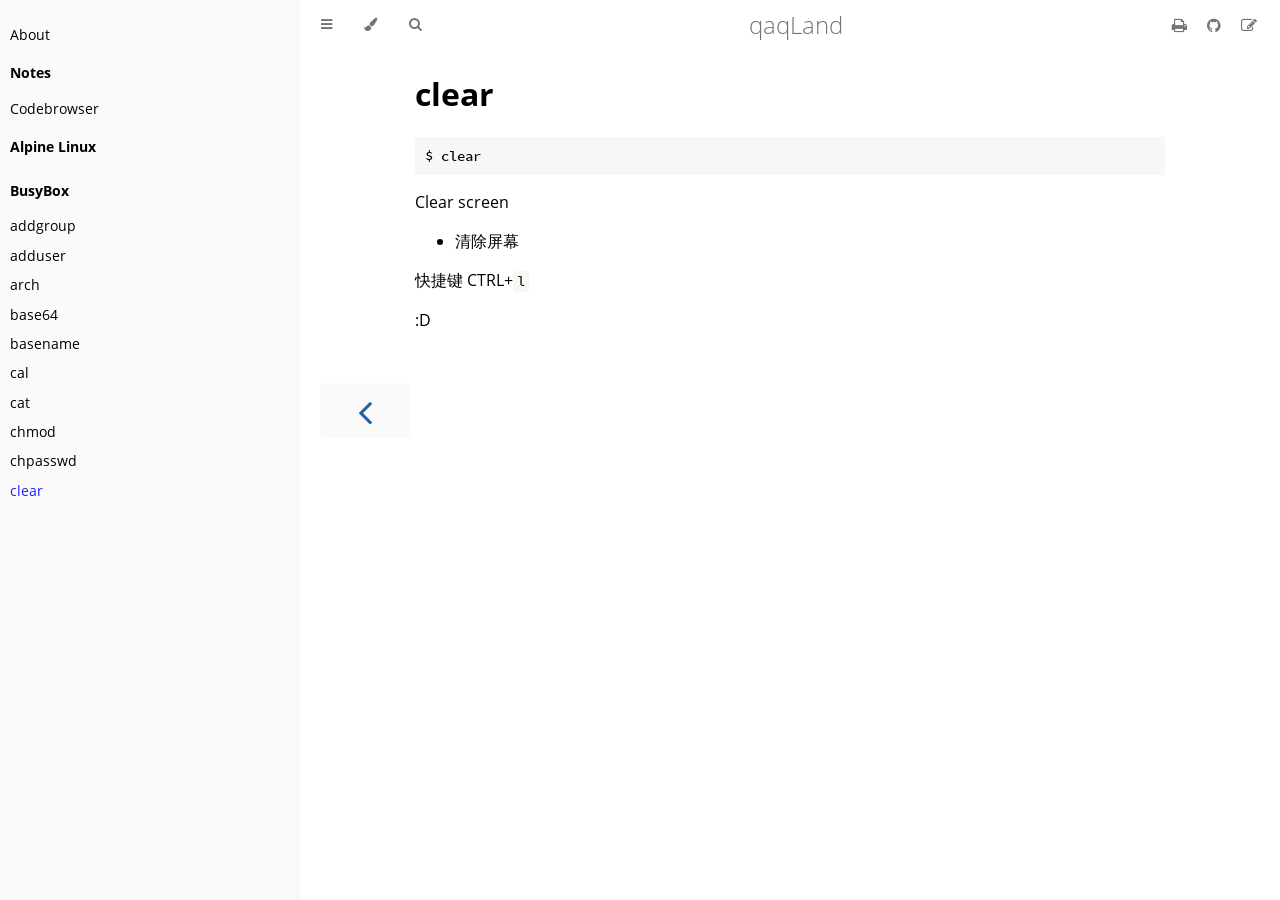
<file: busybox/clear.html>
<!DOCTYPE HTML>
<html lang="zh-Hans" class="sidebar-visible no-js light">
    <head>
        <!-- Book generated using mdBook -->
        <meta charset="UTF-8">
        <title>clear - qaqLand</title>


        <!-- Custom HTML head -->
        
        <meta name="description" content="Site for qaqland and his venlafaxine.">
        <meta name="viewport" content="width=device-width, initial-scale=1">
        <meta name="theme-color" content="#ffffff" />

        <link rel="icon" href="../favicon.svg">
        <link rel="shortcut icon" href="../favicon.png">
        <link rel="stylesheet" href="../css/variables.css">
        <link rel="stylesheet" href="../css/general.css">
        <link rel="stylesheet" href="../css/chrome.css">
        <link rel="stylesheet" href="../css/print.css" media="print">

        <!-- Fonts -->
        <link rel="stylesheet" href="../FontAwesome/css/font-awesome.css">
        <link rel="stylesheet" href="../fonts/fonts.css">

        <!-- Highlight.js Stylesheets -->
        <link rel="stylesheet" href="../highlight.css">
        <link rel="stylesheet" href="../tomorrow-night.css">
        <link rel="stylesheet" href="../ayu-highlight.css">

        <!-- Custom theme stylesheets -->

    </head>
    <body>
    <div id="body-container">
        <!-- Provide site root to javascript -->
        <script>
            var path_to_root = "../";
            var default_theme = window.matchMedia("(prefers-color-scheme: dark)").matches ? "navy" : "light";
        </script>

        <!-- Work around some values being stored in localStorage wrapped in quotes -->
        <script>
            try {
                var theme = localStorage.getItem('mdbook-theme');
                var sidebar = localStorage.getItem('mdbook-sidebar');

                if (theme.startsWith('"') && theme.endsWith('"')) {
                    localStorage.setItem('mdbook-theme', theme.slice(1, theme.length - 1));
                }

                if (sidebar.startsWith('"') && sidebar.endsWith('"')) {
                    localStorage.setItem('mdbook-sidebar', sidebar.slice(1, sidebar.length - 1));
                }
            } catch (e) { }
        </script>

        <!-- Set the theme before any content is loaded, prevents flash -->
        <script>
            var theme;
            try { theme = localStorage.getItem('mdbook-theme'); } catch(e) { }
            if (theme === null || theme === undefined) { theme = default_theme; }
            var html = document.querySelector('html');
            html.classList.remove('no-js')
            html.classList.remove('light')
            html.classList.add(theme);
            html.classList.add('js');
        </script>

        <!-- Hide / unhide sidebar before it is displayed -->
        <script>
            var html = document.querySelector('html');
            var sidebar = null;
            if (document.body.clientWidth >= 1080) {
                try { sidebar = localStorage.getItem('mdbook-sidebar'); } catch(e) { }
                sidebar = sidebar || 'visible';
            } else {
                sidebar = 'hidden';
            }
            html.classList.remove('sidebar-visible');
            html.classList.add("sidebar-" + sidebar);
        </script>

        <nav id="sidebar" class="sidebar" aria-label="Table of contents">
            <div class="sidebar-scrollbox">
                <ol class="chapter"><li class="chapter-item expanded "><a href="../index.html">About</a></li><li class="chapter-item expanded affix "><li class="part-title">Notes</li><li class="chapter-item expanded "><a href="../codebrowser.html">Codebrowser</a></li><li class="chapter-item expanded affix "><li class="part-title">Alpine Linux</li><li class="chapter-item expanded affix "><li class="part-title">BusyBox</li><li class="chapter-item expanded "><a href="../busybox/addgroup.html">addgroup</a></li><li class="chapter-item expanded "><a href="../busybox/adduser.html">adduser</a></li><li class="chapter-item expanded "><a href="../busybox/arch.html">arch</a></li><li class="chapter-item expanded "><a href="../busybox/base64.html">base64</a></li><li class="chapter-item expanded "><a href="../busybox/basename.html">basename</a></li><li class="chapter-item expanded "><a href="../busybox/cal.html">cal</a></li><li class="chapter-item expanded "><a href="../busybox/cat.html">cat</a></li><li class="chapter-item expanded "><a href="../busybox/chmod.html">chmod</a></li><li class="chapter-item expanded "><a href="../busybox/chpasswd.html">chpasswd</a></li><li class="chapter-item expanded "><a href="../busybox/clear.html" class="active">clear</a></li></ol>
            </div>
            <div id="sidebar-resize-handle" class="sidebar-resize-handle"></div>
        </nav>

        <div id="page-wrapper" class="page-wrapper">

            <div class="page">
                                <div id="menu-bar-hover-placeholder"></div>
                <div id="menu-bar" class="menu-bar sticky bordered">
                    <div class="left-buttons">
                        <button id="sidebar-toggle" class="icon-button" type="button" title="Toggle Table of Contents" aria-label="Toggle Table of Contents" aria-controls="sidebar">
                            <i class="fa fa-bars"></i>
                        </button>
                        <button id="theme-toggle" class="icon-button" type="button" title="Change theme" aria-label="Change theme" aria-haspopup="true" aria-expanded="false" aria-controls="theme-list">
                            <i class="fa fa-paint-brush"></i>
                        </button>
                        <ul id="theme-list" class="theme-popup" aria-label="Themes" role="menu">
                            <li role="none"><button role="menuitem" class="theme" id="light">Light</button></li>
                            <li role="none"><button role="menuitem" class="theme" id="rust">Rust</button></li>
                            <li role="none"><button role="menuitem" class="theme" id="coal">Coal</button></li>
                            <li role="none"><button role="menuitem" class="theme" id="navy">Navy</button></li>
                            <li role="none"><button role="menuitem" class="theme" id="ayu">Ayu</button></li>
                        </ul>
                        <button id="search-toggle" class="icon-button" type="button" title="Search. (Shortkey: s)" aria-label="Toggle Searchbar" aria-expanded="false" aria-keyshortcuts="S" aria-controls="searchbar">
                            <i class="fa fa-search"></i>
                        </button>
                    </div>

                    <h1 class="menu-title">qaqLand</h1>

                    <div class="right-buttons">
                        <a href="../print.html" title="Print this book" aria-label="Print this book">
                            <i id="print-button" class="fa fa-print"></i>
                        </a>
                        <a href="https://github.com/qaqland/qaqland" title="Git repository" aria-label="Git repository">
                            <i id="git-repository-button" class="fa fa-github"></i>
                        </a>
                        <a href="https://github.com/qaqland/qaqland/edit/main/src/busybox/clear.md" title="Suggest an edit" aria-label="Suggest an edit">
                            <i id="git-edit-button" class="fa fa-edit"></i>
                        </a>

                    </div>
                </div>

                <div id="search-wrapper" class="hidden">
                    <form id="searchbar-outer" class="searchbar-outer">
                        <input type="search" id="searchbar" name="searchbar" placeholder="Search this book ..." aria-controls="searchresults-outer" aria-describedby="searchresults-header">
                    </form>
                    <div id="searchresults-outer" class="searchresults-outer hidden">
                        <div id="searchresults-header" class="searchresults-header"></div>
                        <ul id="searchresults">
                        </ul>
                    </div>
                </div>

                <!-- Apply ARIA attributes after the sidebar and the sidebar toggle button are added to the DOM -->
                <script>
                    document.getElementById('sidebar-toggle').setAttribute('aria-expanded', sidebar === 'visible');
                    document.getElementById('sidebar').setAttribute('aria-hidden', sidebar !== 'visible');
                    Array.from(document.querySelectorAll('#sidebar a')).forEach(function(link) {
                        link.setAttribute('tabIndex', sidebar === 'visible' ? 0 : -1);
                    });
                </script>

                <div id="content" class="content">
                    <main>
                        <h1 id="clear"><a class="header" href="#clear">clear</a></h1>
<pre><code class="language-sh">$ clear
</code></pre>
<p>Clear screen</p>
<ul>
<li>清除屏幕</li>
</ul>
<p>快捷键 CTRL+<code>l</code></p>
<p>:D</p>

                    </main>

                    <nav class="nav-wrapper" aria-label="Page navigation">
                        <!-- Mobile navigation buttons -->
                            <a rel="prev" href="../busybox/chpasswd.html" class="mobile-nav-chapters previous" title="Previous chapter" aria-label="Previous chapter" aria-keyshortcuts="Left">
                                <i class="fa fa-angle-left"></i>
                            </a>


                        <div style="clear: both"></div>
                    </nav>
                </div>
            </div>

            <nav class="nav-wide-wrapper" aria-label="Page navigation">
                    <a rel="prev" href="../busybox/chpasswd.html" class="nav-chapters previous" title="Previous chapter" aria-label="Previous chapter" aria-keyshortcuts="Left">
                        <i class="fa fa-angle-left"></i>
                    </a>

            </nav>

        </div>




        <script>
            window.playground_copyable = true;
        </script>


        <script src="../elasticlunr.min.js"></script>
        <script src="../mark.min.js"></script>
        <script src="../searcher.js"></script>

        <script src="../clipboard.min.js"></script>
        <script src="../highlight.js"></script>
        <script src="../book.js"></script>

        <!-- Custom JS scripts -->


    </div>
    </body>
</html>
</file>
<file: output/nginx.css>
body {
	width: min(35em, 85vw);
	margin: 0 auto;
	font-family: Tahoma, Verdana, Arial, sans-serif;
}
</file>
<file: css/variables.css>
/* Globals */

:root {
    --sidebar-width: 300px;
    --page-padding: 15px;
    --content-max-width: 750px;
    --menu-bar-height: 50px;
    --mono-font: "Source Code Pro", Consolas, "Ubuntu Mono", Menlo, "DejaVu Sans Mono", monospace, monospace;
    --code-font-size: 0.875em /* please adjust the ace font size accordingly in editor.js */
}

/* Themes */

.ayu {
    --bg: hsl(210, 25%, 8%);
    --fg: #c5c5c5;

    --sidebar-bg: #14191f;
    --sidebar-fg: #c8c9db;
    --sidebar-non-existant: #5c6773;
    --sidebar-active: #ffb454;
    --sidebar-spacer: #2d334f;

    --scrollbar: var(--sidebar-fg);

    --icons: #737480;
    --icons-hover: #b7b9cc;

    --links: #0096cf;

    --inline-code-color: #ffb454;

    --theme-popup-bg: #14191f;
    --theme-popup-border: #5c6773;
    --theme-hover: #191f26;

    --quote-bg: hsl(226, 15%, 17%);
    --quote-border: hsl(226, 15%, 22%);

    --table-border-color: hsl(210, 25%, 13%);
    --table-header-bg: hsl(210, 25%, 28%);
    --table-alternate-bg: hsl(210, 25%, 11%);

    --searchbar-border-color: #848484;
    --searchbar-bg: #424242;
    --searchbar-fg: #fff;
    --searchbar-shadow-color: #d4c89f;
    --searchresults-header-fg: #666;
    --searchresults-border-color: #888;
    --searchresults-li-bg: #252932;
    --search-mark-bg: #e3b171;
}

.coal {
    --bg: hsl(200, 7%, 8%);
    --fg: #98a3ad;

    --sidebar-bg: #292c2f;
    --sidebar-fg: #a1adb8;
    --sidebar-non-existant: #505254;
    --sidebar-active: #3473ad;
    --sidebar-spacer: #393939;

    --scrollbar: var(--sidebar-fg);

    --icons: #43484d;
    --icons-hover: #b3c0cc;

    --links: #2b79a2;

    --inline-code-color: #c5c8c6;

    --theme-popup-bg: #141617;
    --theme-popup-border: #43484d;
    --theme-hover: #1f2124;

    --quote-bg: hsl(234, 21%, 18%);
    --quote-border: hsl(234, 21%, 23%);

    --table-border-color: hsl(200, 7%, 13%);
    --table-header-bg: hsl(200, 7%, 28%);
    --table-alternate-bg: hsl(200, 7%, 11%);

    --searchbar-border-color: #aaa;
    --searchbar-bg: #b7b7b7;
    --searchbar-fg: #000;
    --searchbar-shadow-color: #aaa;
    --searchresults-header-fg: #666;
    --searchresults-border-color: #98a3ad;
    --searchresults-li-bg: #2b2b2f;
    --search-mark-bg: #355c7d;
}

.light {
    --bg: hsl(0, 0%, 100%);
    --fg: hsl(0, 0%, 0%);

    --sidebar-bg: #fafafa;
    --sidebar-fg: hsl(0, 0%, 0%);
    --sidebar-non-existant: #aaaaaa;
    --sidebar-active: #1f1fff;
    --sidebar-spacer: #f4f4f4;

    --scrollbar: #8F8F8F;

    --icons: #747474;
    --icons-hover: #000000;

    --links: #20609f;

    --inline-code-color: #301900;

    --theme-popup-bg: #fafafa;
    --theme-popup-border: #cccccc;
    --theme-hover: #e6e6e6;

    --quote-bg: hsl(197, 37%, 96%);
    --quote-border: hsl(197, 37%, 91%);

    --table-border-color: hsl(0, 0%, 95%);
    --table-header-bg: hsl(0, 0%, 80%);
    --table-alternate-bg: hsl(0, 0%, 97%);

    --searchbar-border-color: #aaa;
    --searchbar-bg: #fafafa;
    --searchbar-fg: #000;
    --searchbar-shadow-color: #aaa;
    --searchresults-header-fg: #666;
    --searchresults-border-color: #888;
    --searchresults-li-bg: #e4f2fe;
    --search-mark-bg: #a2cff5;
}

.navy {
    --bg: hsl(226, 23%, 11%);
    --fg: #bcbdd0;

    --sidebar-bg: #282d3f;
    --sidebar-fg: #c8c9db;
    --sidebar-non-existant: #505274;
    --sidebar-active: #2b79a2;
    --sidebar-spacer: #2d334f;

    --scrollbar: var(--sidebar-fg);

    --icons: #737480;
    --icons-hover: #b7b9cc;

    --links: #2b79a2;

    --inline-code-color: #c5c8c6;

    --theme-popup-bg: #161923;
    --theme-popup-border: #737480;
    --theme-hover: #282e40;

    --quote-bg: hsl(226, 15%, 17%);
    --quote-border: hsl(226, 15%, 22%);

    --table-border-color: hsl(226, 23%, 16%);
    --table-header-bg: hsl(226, 23%, 31%);
    --table-alternate-bg: hsl(226, 23%, 14%);

    --searchbar-border-color: #aaa;
    --searchbar-bg: #aeaec6;
    --searchbar-fg: #000;
    --searchbar-shadow-color: #aaa;
    --searchresults-header-fg: #5f5f71;
    --searchresults-border-color: #5c5c68;
    --searchresults-li-bg: #242430;
    --search-mark-bg: #a2cff5;
}

.rust {
    --bg: hsl(60, 9%, 87%);
    --fg: #262625;

    --sidebar-bg: #3b2e2a;
    --sidebar-fg: #c8c9db;
    --sidebar-non-existant: #505254;
    --sidebar-active: #e69f67;
    --sidebar-spacer: #45373a;

    --scrollbar: var(--sidebar-fg);

    --icons: #737480;
    --icons-hover: #262625;

    --links: #2b79a2;

    --inline-code-color: #6e6b5e;

    --theme-popup-bg: #e1e1db;
    --theme-popup-border: #b38f6b;
    --theme-hover: #99908a;

    --quote-bg: hsl(60, 5%, 75%);
    --quote-border: hsl(60, 5%, 70%);

    --table-border-color: hsl(60, 9%, 82%);
    --table-header-bg: #b3a497;
    --table-alternate-bg: hsl(60, 9%, 84%);

    --searchbar-border-color: #aaa;
    --searchbar-bg: #fafafa;
    --searchbar-fg: #000;
    --searchbar-shadow-color: #aaa;
    --searchresults-header-fg: #666;
    --searchresults-border-color: #888;
    --searchresults-li-bg: #dec2a2;
    --search-mark-bg: #e69f67;
}

@media (prefers-color-scheme: dark) {
    .light.no-js {
        --bg: hsl(200, 7%, 8%);
        --fg: #98a3ad;

        --sidebar-bg: #292c2f;
        --sidebar-fg: #a1adb8;
        --sidebar-non-existant: #505254;
        --sidebar-active: #3473ad;
        --sidebar-spacer: #393939;

        --scrollbar: var(--sidebar-fg);

        --icons: #43484d;
        --icons-hover: #b3c0cc;

        --links: #2b79a2;

        --inline-code-color: #c5c8c6;

        --theme-popup-bg: #141617;
        --theme-popup-border: #43484d;
        --theme-hover: #1f2124;

        --quote-bg: hsl(234, 21%, 18%);
        --quote-border: hsl(234, 21%, 23%);

        --table-border-color: hsl(200, 7%, 13%);
        --table-header-bg: hsl(200, 7%, 28%);
        --table-alternate-bg: hsl(200, 7%, 11%);

        --searchbar-border-color: #aaa;
        --searchbar-bg: #b7b7b7;
        --searchbar-fg: #000;
        --searchbar-shadow-color: #aaa;
        --searchresults-header-fg: #666;
        --searchresults-border-color: #98a3ad;
        --searchresults-li-bg: #2b2b2f;
        --search-mark-bg: #355c7d;
    }
}
</file>
<file: css/general.css>
/* Base styles and content styles */

@import 'variables.css';

:root {
    /* Browser default font-size is 16px, this way 1 rem = 10px */
    font-size: 62.5%;
}

html {
    font-family: "Open Sans", sans-serif;
    color: var(--fg);
    background-color: var(--bg);
    text-size-adjust: none;
    -webkit-text-size-adjust: none;
}

body {
    margin: 0;
    font-size: 1.6rem;
    overflow-x: hidden;
}

code {
    font-family: var(--mono-font) !important;
    font-size: var(--code-font-size);
}

/* make long words/inline code not x overflow */
main {
    overflow-wrap: break-word;
}

/* make wide tables scroll if they overflow */
.table-wrapper {
    overflow-x: auto;
}

/* Don't change font size in headers. */
h1 code, h2 code, h3 code, h4 code, h5 code, h6 code {
    font-size: unset;
}

.left { float: left; }
.right { float: right; }
.boring { opacity: 0.6; }
.hide-boring .boring { display: none; }
.hidden { display: none !important; }

h2, h3 { margin-top: 2.5em; }
h4, h5 { margin-top: 2em; }

.header + .header h3,
.header + .header h4,
.header + .header h5 {
    margin-top: 1em;
}

h1:target::before,
h2:target::before,
h3:target::before,
h4:target::before,
h5:target::before,
h6:target::before {
    display: inline-block;
    content: "»";
    margin-left: -30px;
    width: 30px;
}

/* This is broken on Safari as of version 14, but is fixed
   in Safari Technology Preview 117 which I think will be Safari 14.2.
   https://bugs.webkit.org/show_bug.cgi?id=218076
*/
:target {
    scroll-margin-top: calc(var(--menu-bar-height) + 0.5em);
}

.page {
    outline: 0;
    padding: 0 var(--page-padding);
    margin-top: calc(0px - var(--menu-bar-height)); /* Compensate for the #menu-bar-hover-placeholder */
}
.page-wrapper {
    box-sizing: border-box;
}
.js:not(.sidebar-resizing) .page-wrapper {
    transition: margin-left 0.3s ease, transform 0.3s ease; /* Animation: slide away */
}

.content {
    overflow-y: auto;
    padding: 0 5px 50px 5px;
}
.content main {
    margin-left: auto;
    margin-right: auto;
    max-width: var(--content-max-width);
}
.content p { line-height: 1.45em; }
.content ol { line-height: 1.45em; }
.content ul { line-height: 1.45em; }
.content a { text-decoration: none; }
.content a:hover { text-decoration: underline; }
.content img, .content video { max-width: 100%; }
.content .header:link,
.content .header:visited {
    color: var(--fg);
}
.content .header:link,
.content .header:visited:hover {
    text-decoration: none;
}

table {
    margin: 0 auto;
    border-collapse: collapse;
}
table td {
    padding: 3px 20px;
    border: 1px var(--table-border-color) solid;
}
table thead {
    background: var(--table-header-bg);
}
table thead td {
    font-weight: 700;
    border: none;
}
table thead th {
    padding: 3px 20px;
}
table thead tr {
    border: 1px var(--table-header-bg) solid;
}
/* Alternate background colors for rows */
table tbody tr:nth-child(2n) {
    background: var(--table-alternate-bg);
}


blockquote {
    margin: 20px 0;
    padding: 0 20px;
    color: var(--fg);
    background-color: var(--quote-bg);
    border-top: .1em solid var(--quote-border);
    border-bottom: .1em solid var(--quote-border);
}

kbd {
    background-color: var(--table-border-color);
    border-radius: 4px;
    border: solid 1px var(--theme-popup-border);
    box-shadow: inset 0 -1px 0 var(--theme-hover);
    display: inline-block;
    font-size: var(--code-font-size);
    font-family: var(--mono-font);
    line-height: 10px;
    padding: 4px 5px;
    vertical-align: middle;
}

:not(.footnote-definition) + .footnote-definition,
.footnote-definition + :not(.footnote-definition) {
    margin-top: 2em;
}
.footnote-definition {
    font-size: 0.9em;
    margin: 0.5em 0;
}
.footnote-definition p {
    display: inline;
}

.tooltiptext {
    position: absolute;
    visibility: hidden;
    color: #fff;
    background-color: #333;
    transform: translateX(-50%); /* Center by moving tooltip 50% of its width left */
    left: -8px; /* Half of the width of the icon */
    top: -35px;
    font-size: 0.8em;
    text-align: center;
    border-radius: 6px;
    padding: 5px 8px;
    margin: 5px;
    z-index: 1000;
}
.tooltipped .tooltiptext {
    visibility: visible;
}

.chapter li.part-title {
    color: var(--sidebar-fg);
    margin: 5px 0px;
    font-weight: bold;
}

.result-no-output {
    font-style: italic;
}
</file>
<file: css/chrome.css>
/* CSS for UI elements (a.k.a. chrome) */

@import 'variables.css';

html {
    scrollbar-color: var(--scrollbar) var(--bg);
}
#searchresults a,
.content a:link,
a:visited,
a > .hljs {
    color: var(--links);
}

/*
    body-container is necessary because mobile browsers don't seem to like
    overflow-x on the body tag when there is a <meta name="viewport"> tag.
*/
#body-container {
    /*
        This is used when the sidebar pushes the body content off the side of
        the screen on small screens. Without it, dragging on mobile Safari
        will want to reposition the viewport in a weird way.
    */
    overflow-x: clip;
}

/* Menu Bar */

#menu-bar,
#menu-bar-hover-placeholder {
    z-index: 101;
    margin: auto calc(0px - var(--page-padding));
}
#menu-bar {
    position: relative;
    display: flex;
    flex-wrap: wrap;
    background-color: var(--bg);
    border-bottom-color: var(--bg);
    border-bottom-width: 1px;
    border-bottom-style: solid;
}
#menu-bar.sticky,
.js #menu-bar-hover-placeholder:hover + #menu-bar,
.js #menu-bar:hover,
.js.sidebar-visible #menu-bar {
    position: -webkit-sticky;
    position: sticky;
    top: 0 !important;
}
#menu-bar-hover-placeholder {
    position: sticky;
    position: -webkit-sticky;
    top: 0;
    height: var(--menu-bar-height);
}
#menu-bar.bordered {
    border-bottom-color: var(--table-border-color);
}
#menu-bar i, #menu-bar .icon-button {
    position: relative;
    padding: 0 8px;
    z-index: 10;
    line-height: var(--menu-bar-height);
    cursor: pointer;
    transition: color 0.5s;
}
@media only screen and (max-width: 420px) {
    #menu-bar i, #menu-bar .icon-button {
        padding: 0 5px;
    }
}

.icon-button {
    border: none;
    background: none;
    padding: 0;
    color: inherit;
}
.icon-button i {
    margin: 0;
}

.right-buttons {
    margin: 0 15px;
}
.right-buttons a {
    text-decoration: none;
}

.left-buttons {
    display: flex;
    margin: 0 5px;
}
.no-js .left-buttons {
    display: none;
}

.menu-title {
    display: inline-block;
    font-weight: 200;
    font-size: 2.4rem;
    line-height: var(--menu-bar-height);
    text-align: center;
    margin: 0;
    flex: 1;
    white-space: nowrap;
    overflow: hidden;
    text-overflow: ellipsis;
}
.js .menu-title {
    cursor: pointer;
}

.menu-bar,
.menu-bar:visited,
.nav-chapters,
.nav-chapters:visited,
.mobile-nav-chapters,
.mobile-nav-chapters:visited,
.menu-bar .icon-button,
.menu-bar a i {
    color: var(--icons);
}

.menu-bar i:hover,
.menu-bar .icon-button:hover,
.nav-chapters:hover,
.mobile-nav-chapters i:hover {
    color: var(--icons-hover);
}

/* Nav Icons */

.nav-chapters {
    font-size: 2.5em;
    text-align: center;
    text-decoration: none;

    position: fixed;
    top: 0;
    bottom: 0;
    margin: 0;
    max-width: 150px;
    min-width: 90px;

    display: flex;
    justify-content: center;
    align-content: center;
    flex-direction: column;

    transition: color 0.5s, background-color 0.5s;
}

.nav-chapters:hover {
    text-decoration: none;
    background-color: var(--theme-hover);
    transition: background-color 0.15s, color 0.15s;
}

.nav-wrapper {
    margin-top: 50px;
    display: none;
}

.mobile-nav-chapters {
    font-size: 2.5em;
    text-align: center;
    text-decoration: none;
    width: 90px;
    border-radius: 5px;
    background-color: var(--sidebar-bg);
}

.previous {
    float: left;
}

.next {
    float: right;
    right: var(--page-padding);
}

@media only screen and (max-width: 1080px) {
    .nav-wide-wrapper { display: none; }
    .nav-wrapper { display: block; }
}

@media only screen and (max-width: 1380px) {
    .sidebar-visible .nav-wide-wrapper { display: none; }
    .sidebar-visible .nav-wrapper { display: block; }
}

/* Inline code */

:not(pre) > .hljs {
    display: inline;
    padding: 0.1em 0.3em;
    border-radius: 3px;
}

:not(pre):not(a) > .hljs {
    color: var(--inline-code-color);
    overflow-x: initial;
}

a:hover > .hljs {
    text-decoration: underline;
}

pre {
    position: relative;
}
pre > .buttons {
    position: absolute;
    z-index: 100;
    right: 0px;
    top: 2px;
    margin: 0px;
    padding: 2px 0px;

    color: var(--sidebar-fg);
    cursor: pointer;
    visibility: hidden;
    opacity: 0;
    transition: visibility 0.1s linear, opacity 0.1s linear;
}
pre:hover > .buttons {
    visibility: visible;
    opacity: 1
}
pre > .buttons :hover {
    color: var(--sidebar-active);
    border-color: var(--icons-hover);
    background-color: var(--theme-hover);
}
pre > .buttons i {
    margin-left: 8px;
}
pre > .buttons button {
    cursor: inherit;
    margin: 0px 5px;
    padding: 3px 5px;
    font-size: 14px;

    border-style: solid;
    border-width: 1px;
    border-radius: 4px;
    border-color: var(--icons);
    background-color: var(--theme-popup-bg);
    transition: 100ms;
    transition-property: color,border-color,background-color;
    color: var(--icons);
}
@media (pointer: coarse) {
    pre > .buttons button {
        /* On mobile, make it easier to tap buttons. */
        padding: 0.3rem 1rem;
    }
}
pre > code {
    padding: 1rem;
}

/* FIXME: ACE editors overlap their buttons because ACE does absolute
   positioning within the code block which breaks padding. The only solution I
   can think of is to move the padding to the outer pre tag (or insert a div
   wrapper), but that would require fixing a whole bunch of CSS rules.
*/
.hljs.ace_editor {
  padding: 0rem 0rem;
}

pre > .result {
    margin-top: 10px;
}

/* Search */

#searchresults a {
    text-decoration: none;
}

mark {
    border-radius: 2px;
    padding: 0 3px 1px 3px;
    margin: 0 -3px -1px -3px;
    background-color: var(--search-mark-bg);
    transition: background-color 300ms linear;
    cursor: pointer;
}

mark.fade-out {
    background-color: rgba(0,0,0,0) !important;
    cursor: auto;
}

.searchbar-outer {
    margin-left: auto;
    margin-right: auto;
    max-width: var(--content-max-width);
}

#searchbar {
    width: 100%;
    margin: 5px auto 0px auto;
    padding: 10px 16px;
    transition: box-shadow 300ms ease-in-out;
    border: 1px solid var(--searchbar-border-color);
    border-radius: 3px;
    background-color: var(--searchbar-bg);
    color: var(--searchbar-fg);
}
#searchbar:focus,
#searchbar.active {
    box-shadow: 0 0 3px var(--searchbar-shadow-color);
}

.searchresults-header {
    font-weight: bold;
    font-size: 1em;
    padding: 18px 0 0 5px;
    color: var(--searchresults-header-fg);
}

.searchresults-outer {
    margin-left: auto;
    margin-right: auto;
    max-width: var(--content-max-width);
    border-bottom: 1px dashed var(--searchresults-border-color);
}

ul#searchresults {
    list-style: none;
    padding-left: 20px;
}
ul#searchresults li {
    margin: 10px 0px;
    padding: 2px;
    border-radius: 2px;
}
ul#searchresults li.focus {
    background-color: var(--searchresults-li-bg);
}
ul#searchresults span.teaser {
    display: block;
    clear: both;
    margin: 5px 0 0 20px;
    font-size: 0.8em;
}
ul#searchresults span.teaser em {
    font-weight: bold;
    font-style: normal;
}

/* Sidebar */

.sidebar {
    position: fixed;
    left: 0;
    top: 0;
    bottom: 0;
    width: var(--sidebar-width);
    font-size: 0.875em;
    box-sizing: border-box;
    -webkit-overflow-scrolling: touch;
    overscroll-behavior-y: contain;
    background-color: var(--sidebar-bg);
    color: var(--sidebar-fg);
}
.sidebar-resizing {
    -moz-user-select: none;
    -webkit-user-select: none;
    -ms-user-select: none;
    user-select: none;
}
.js:not(.sidebar-resizing) .sidebar {
    transition: transform 0.3s; /* Animation: slide away */
}
.sidebar code {
    line-height: 2em;
}
.sidebar .sidebar-scrollbox {
    overflow-y: auto;
    position: absolute;
    top: 0;
    bottom: 0;
    left: 0;
    right: 0;
    padding: 10px 10px;
}
.sidebar .sidebar-resize-handle {
    position: absolute;
    cursor: col-resize;
    width: 0;
    right: 0;
    top: 0;
    bottom: 0;
}
.js .sidebar .sidebar-resize-handle {
    cursor: col-resize;
    width: 5px;
}
.sidebar-hidden .sidebar {
    transform: translateX(calc(0px - var(--sidebar-width)));
}
.sidebar::-webkit-scrollbar {
    background: var(--sidebar-bg);
}
.sidebar::-webkit-scrollbar-thumb {
    background: var(--scrollbar);
}

.sidebar-visible .page-wrapper {
    transform: translateX(var(--sidebar-width));
}
@media only screen and (min-width: 620px) {
    .sidebar-visible .page-wrapper {
        transform: none;
        margin-left: var(--sidebar-width);
    }
}

.chapter {
    list-style: none outside none;
    padding-left: 0;
    line-height: 2.2em;
}

.chapter ol {
    width: 100%;
}

.chapter li {
    display: flex;
    color: var(--sidebar-non-existant);
}
.chapter li a {
    display: block;
    padding: 0;
    text-decoration: none;
    color: var(--sidebar-fg);
}

.chapter li a:hover {
    color: var(--sidebar-active);
}

.chapter li a.active {
    color: var(--sidebar-active);
}

.chapter li > a.toggle {
    cursor: pointer;
    display: block;
    margin-left: auto;
    padding: 0 10px;
    user-select: none;
    opacity: 0.68;
}

.chapter li > a.toggle div {
    transition: transform 0.5s;
}

/* collapse the section */
.chapter li:not(.expanded) + li > ol {
    display: none;
}

.chapter li.chapter-item {
    line-height: 1.5em;
    margin-top: 0.6em;
}

.chapter li.expanded > a.toggle div {
    transform: rotate(90deg);
}

.spacer {
    width: 100%;
    height: 3px;
    margin: 5px 0px;
}
.chapter .spacer {
    background-color: var(--sidebar-spacer);
}

@media (-moz-touch-enabled: 1), (pointer: coarse) {
    .chapter li a { padding: 5px 0; }
    .spacer { margin: 10px 0; }
}

.section {
    list-style: none outside none;
    padding-left: 20px;
    line-height: 1.9em;
}

/* Theme Menu Popup */

.theme-popup {
    position: absolute;
    left: 10px;
    top: var(--menu-bar-height);
    z-index: 1000;
    border-radius: 4px;
    font-size: 0.7em;
    color: var(--fg);
    background: var(--theme-popup-bg);
    border: 1px solid var(--theme-popup-border);
    margin: 0;
    padding: 0;
    list-style: none;
    display: none;
    /* Don't let the children's background extend past the rounded corners. */
    overflow: hidden;
}
.theme-popup .default {
    color: var(--icons);
}
.theme-popup .theme {
    width: 100%;
    border: 0;
    margin: 0;
    padding: 2px 20px;
    line-height: 25px;
    white-space: nowrap;
    text-align: left;
    cursor: pointer;
    color: inherit;
    background: inherit;
    font-size: inherit;
}
.theme-popup .theme:hover {
    background-color: var(--theme-hover);
}

.theme-selected::before {
    display: inline-block;
    content: "✓";
    margin-left: -14px;
    width: 14px;
}
</file>
<file: css/print.css>
#sidebar,
#menu-bar,
.nav-chapters,
.mobile-nav-chapters {
    display: none;
}

#page-wrapper.page-wrapper {
    transform: none;
    margin-left: 0px;
    overflow-y: initial;
}

#content {
    max-width: none;
    margin: 0;
    padding: 0;
}

.page {
    overflow-y: initial;
}

code {
    background-color: #666666;
    border-radius: 5px;

    /* Force background to be printed in Chrome */
    -webkit-print-color-adjust: exact;
}

pre > .buttons {
    z-index: 2;
}

a, a:visited, a:active, a:hover {
    color: #4183c4;
    text-decoration: none;
}

h1, h2, h3, h4, h5, h6 {
    page-break-inside: avoid;
    page-break-after: avoid;
}

pre, code {
    page-break-inside: avoid;
    white-space: pre-wrap;
}

.fa {
    display: none !important;
}
</file>
<file: fonts/fonts.css>
/* Open Sans is licensed under the Apache License, Version 2.0. See http://www.apache.org/licenses/LICENSE-2.0 */
/* Source Code Pro is under the Open Font License. See https://scripts.sil.org/cms/scripts/page.php?site_id=nrsi&id=OFL */

/* open-sans-300 - latin_vietnamese_latin-ext_greek-ext_greek_cyrillic-ext_cyrillic */
@font-face {
  font-family: 'Open Sans';
  font-style: normal;
  font-weight: 300;
  src: local('Open Sans Light'), local('OpenSans-Light'),
       url('open-sans-v17-all-charsets-300.woff2') format('woff2');
}

/* open-sans-300italic - latin_vietnamese_latin-ext_greek-ext_greek_cyrillic-ext_cyrillic */
@font-face {
  font-family: 'Open Sans';
  font-style: italic;
  font-weight: 300;
  src: local('Open Sans Light Italic'), local('OpenSans-LightItalic'),
       url('open-sans-v17-all-charsets-300italic.woff2') format('woff2');
}

/* open-sans-regular - latin_vietnamese_latin-ext_greek-ext_greek_cyrillic-ext_cyrillic */
@font-face {
  font-family: 'Open Sans';
  font-style: normal;
  font-weight: 400;
  src: local('Open Sans Regular'), local('OpenSans-Regular'),
       url('open-sans-v17-all-charsets-regular.woff2') format('woff2');
}

/* open-sans-italic - latin_vietnamese_latin-ext_greek-ext_greek_cyrillic-ext_cyrillic */
@font-face {
  font-family: 'Open Sans';
  font-style: italic;
  font-weight: 400;
  src: local('Open Sans Italic'), local('OpenSans-Italic'),
       url('open-sans-v17-all-charsets-italic.woff2') format('woff2');
}

/* open-sans-600 - latin_vietnamese_latin-ext_greek-ext_greek_cyrillic-ext_cyrillic */
@font-face {
  font-family: 'Open Sans';
  font-style: normal;
  font-weight: 600;
  src: local('Open Sans SemiBold'), local('OpenSans-SemiBold'),
       url('open-sans-v17-all-charsets-600.woff2') format('woff2');
}

/* open-sans-600italic - latin_vietnamese_latin-ext_greek-ext_greek_cyrillic-ext_cyrillic */
@font-face {
  font-family: 'Open Sans';
  font-style: italic;
  font-weight: 600;
  src: local('Open Sans SemiBold Italic'), local('OpenSans-SemiBoldItalic'),
       url('open-sans-v17-all-charsets-600italic.woff2') format('woff2');
}

/* open-sans-700 - latin_vietnamese_latin-ext_greek-ext_greek_cyrillic-ext_cyrillic */
@font-face {
  font-family: 'Open Sans';
  font-style: normal;
  font-weight: 700;
  src: local('Open Sans Bold'), local('OpenSans-Bold'),
       url('open-sans-v17-all-charsets-700.woff2') format('woff2');
}

/* open-sans-700italic - latin_vietnamese_latin-ext_greek-ext_greek_cyrillic-ext_cyrillic */
@font-face {
  font-family: 'Open Sans';
  font-style: italic;
  font-weight: 700;
  src: local('Open Sans Bold Italic'), local('OpenSans-BoldItalic'),
       url('open-sans-v17-all-charsets-700italic.woff2') format('woff2');
}

/* open-sans-800 - latin_vietnamese_latin-ext_greek-ext_greek_cyrillic-ext_cyrillic */
@font-face {
  font-family: 'Open Sans';
  font-style: normal;
  font-weight: 800;
  src: local('Open Sans ExtraBold'), local('OpenSans-ExtraBold'),
       url('open-sans-v17-all-charsets-800.woff2') format('woff2');
}

/* open-sans-800italic - latin_vietnamese_latin-ext_greek-ext_greek_cyrillic-ext_cyrillic */
@font-face {
  font-family: 'Open Sans';
  font-style: italic;
  font-weight: 800;
  src: local('Open Sans ExtraBold Italic'), local('OpenSans-ExtraBoldItalic'),
       url('open-sans-v17-all-charsets-800italic.woff2') format('woff2');
}

/* source-code-pro-500 - latin_vietnamese_latin-ext_greek_cyrillic-ext_cyrillic */
@font-face {
  font-family: 'Source Code Pro';
  font-style: normal;
  font-weight: 500;
  src: url('source-code-pro-v11-all-charsets-500.woff2') format('woff2');
}
</file>
<file: highlight.css>
/*
 * An increased contrast highlighting scheme loosely based on the
 * "Base16 Atelier Dune Light" theme by Bram de Haan
 * (http://atelierbram.github.io/syntax-highlighting/atelier-schemes/dune)
 * Original Base16 color scheme by Chris Kempson
 * (https://github.com/chriskempson/base16)
 */

/* Comment */
.hljs-comment,
.hljs-quote {
  color: #575757;
}

/* Red */
.hljs-variable,
.hljs-template-variable,
.hljs-attribute,
.hljs-tag,
.hljs-name,
.hljs-regexp,
.hljs-link,
.hljs-name,
.hljs-selector-id,
.hljs-selector-class {
  color: #d70025;
}

/* Orange */
.hljs-number,
.hljs-meta,
.hljs-built_in,
.hljs-builtin-name,
.hljs-literal,
.hljs-type,
.hljs-params {
  color: #b21e00;
}

/* Green */
.hljs-string,
.hljs-symbol,
.hljs-bullet {
  color: #008200;
}

/* Blue */
.hljs-title,
.hljs-section {
  color: #0030f2;
}

/* Purple */
.hljs-keyword,
.hljs-selector-tag {
  color: #9d00ec;
}

.hljs {
  display: block;
  overflow-x: auto;
  background: #f6f7f6;
  color: #000;
}

.hljs-emphasis {
  font-style: italic;
}

.hljs-strong {
  font-weight: bold;
}

.hljs-addition {
  color: #22863a;
  background-color: #f0fff4;
}

.hljs-deletion {
  color: #b31d28;
  background-color: #ffeef0;
}
</file>
<file: tomorrow-night.css>
/* Tomorrow Night Theme */
/* http://jmblog.github.com/color-themes-for-google-code-highlightjs */
/* Original theme - https://github.com/chriskempson/tomorrow-theme */
/* http://jmblog.github.com/color-themes-for-google-code-highlightjs */

/* Tomorrow Comment */
.hljs-comment {
  color: #969896;
}

/* Tomorrow Red */
.hljs-variable,
.hljs-attribute,
.hljs-tag,
.hljs-regexp,
.ruby .hljs-constant,
.xml .hljs-tag .hljs-title,
.xml .hljs-pi,
.xml .hljs-doctype,
.html .hljs-doctype,
.css .hljs-id,
.css .hljs-class,
.css .hljs-pseudo {
  color: #cc6666;
}

/* Tomorrow Orange */
.hljs-number,
.hljs-preprocessor,
.hljs-pragma,
.hljs-built_in,
.hljs-literal,
.hljs-params,
.hljs-constant {
  color: #de935f;
}

/* Tomorrow Yellow */
.ruby .hljs-class .hljs-title,
.css .hljs-rule .hljs-attribute {
  color: #f0c674;
}

/* Tomorrow Green */
.hljs-string,
.hljs-value,
.hljs-inheritance,
.hljs-header,
.hljs-name,
.ruby .hljs-symbol,
.xml .hljs-cdata {
  color: #b5bd68;
}

/* Tomorrow Aqua */
.hljs-title,
.css .hljs-hexcolor {
  color: #8abeb7;
}

/* Tomorrow Blue */
.hljs-function,
.python .hljs-decorator,
.python .hljs-title,
.ruby .hljs-function .hljs-title,
.ruby .hljs-title .hljs-keyword,
.perl .hljs-sub,
.javascript .hljs-title,
.coffeescript .hljs-title {
  color: #81a2be;
}

/* Tomorrow Purple */
.hljs-keyword,
.javascript .hljs-function {
  color: #b294bb;
}

.hljs {
  display: block;
  overflow-x: auto;
  background: #1d1f21;
  color: #c5c8c6;
}

.coffeescript .javascript,
.javascript .xml,
.tex .hljs-formula,
.xml .javascript,
.xml .vbscript,
.xml .css,
.xml .hljs-cdata {
  opacity: 0.5;
}

.hljs-addition {
  color: #718c00;
}

.hljs-deletion {
  color: #c82829;
}
</file>
<file: ayu-highlight.css>
/*
Based off of the Ayu theme
Original by Dempfi (https://github.com/dempfi/ayu)
*/

.hljs {
  display: block;
  overflow-x: auto;
  background: #191f26;
  color: #e6e1cf;
}

.hljs-comment,
.hljs-quote {
  color: #5c6773;
  font-style: italic;
}

.hljs-variable,
.hljs-template-variable,
.hljs-attribute,
.hljs-attr,
.hljs-regexp,
.hljs-link,
.hljs-selector-id,
.hljs-selector-class {
  color: #ff7733;
}

.hljs-number,
.hljs-meta,
.hljs-builtin-name,
.hljs-literal,
.hljs-type,
.hljs-params {
  color: #ffee99;
}

.hljs-string,
.hljs-bullet {
  color: #b8cc52;
}

.hljs-title,
.hljs-built_in,
.hljs-section {
  color: #ffb454;
}

.hljs-keyword,
.hljs-selector-tag,
.hljs-symbol {
  color: #ff7733;
}

.hljs-name {
    color: #36a3d9;
}

.hljs-tag {
    color: #00568d;
}

.hljs-emphasis {
  font-style: italic;
}

.hljs-strong {
  font-weight: bold;
}

.hljs-addition {
  color: #91b362;
}

.hljs-deletion {
  color: #d96c75;
}
</file>
